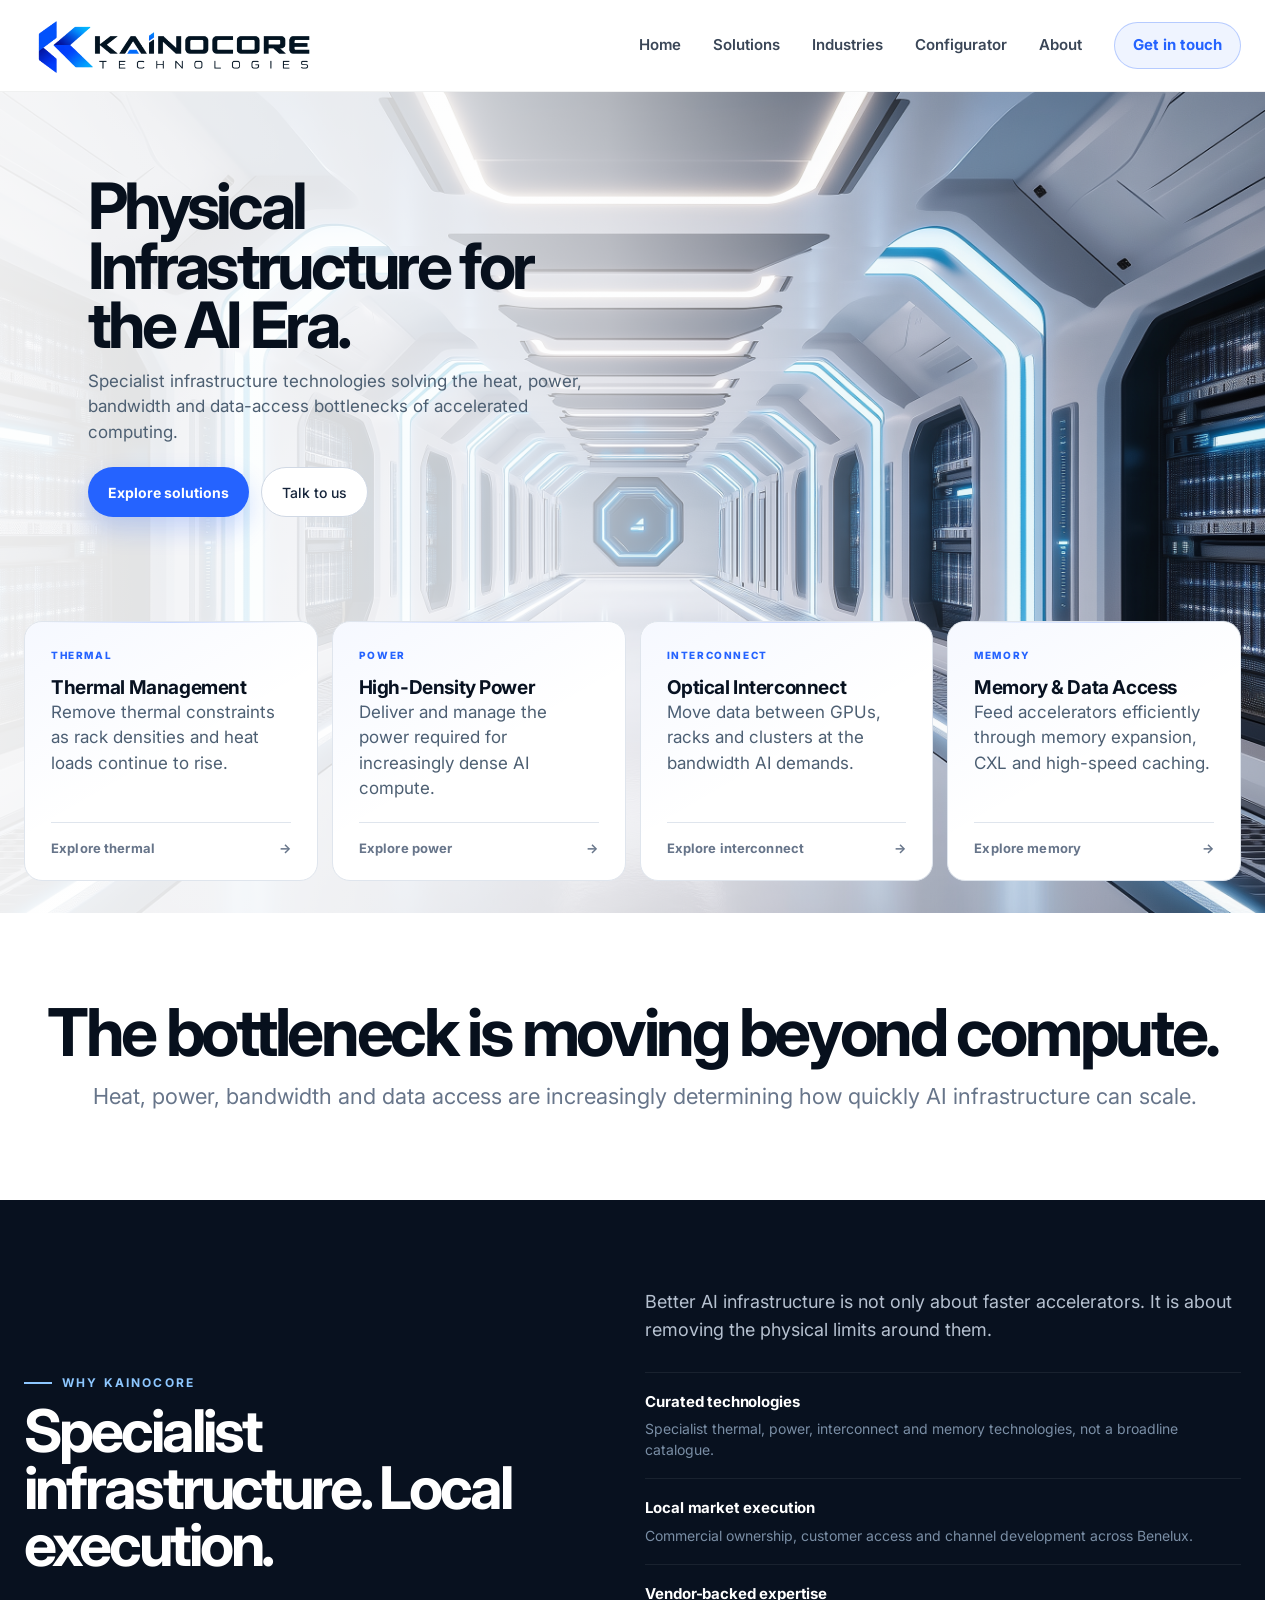
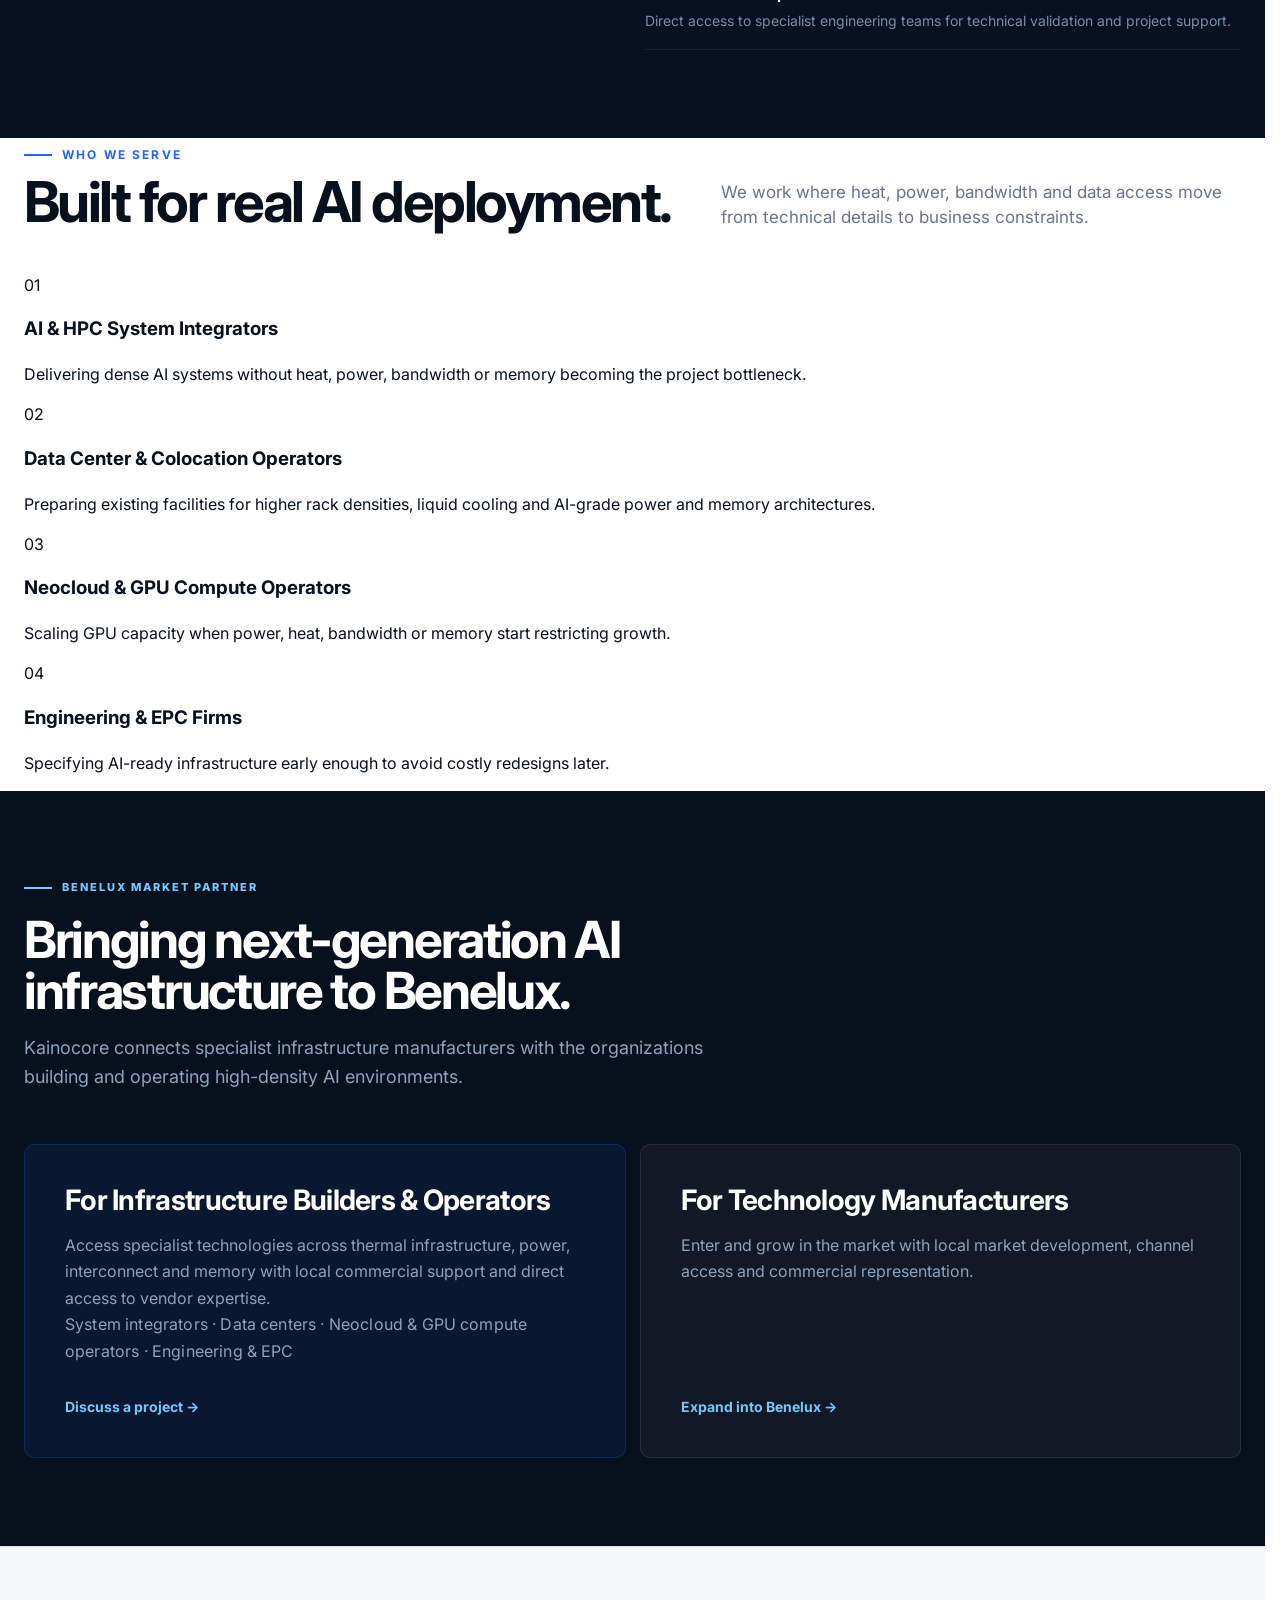
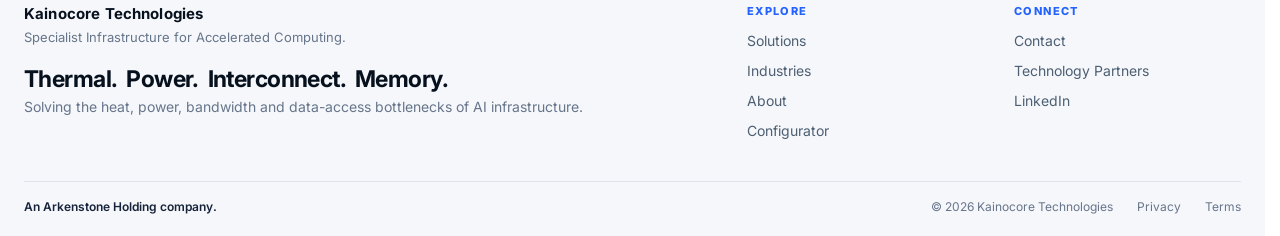
<file: index.html>
<!doctype html>
<html lang="en">
<head>
<meta charset="utf-8">
<meta name="viewport" content="width=device-width,initial-scale=1">
<title>Specialist Infrastructure for Accelerated Computing | Kainocore Technologies</title>
<meta name="description" content="Kainocore Technologies: specialist infrastructure technologies for accelerated computing. Solving the heat, power, bandwidth and data-access bottlenecks of AI infrastructure.">
<link rel="preconnect" href="https://fonts.googleapis.com">
<link rel="preconnect" href="https://fonts.gstatic.com" crossorigin>
<link href="https://fonts.googleapis.com/css2?family=Inter:wght@400;500;600;700;800&display=swap" rel="stylesheet">
<link rel="stylesheet" href="styles.css">
</head>
<body>
<div id="site-header"></div>

<main>
<section class="hero">
  <!-- Full-bleed image layer — sits behind all content -->
  <div class="hero-image-wrap" aria-hidden="true">
    <img class="hero-image" src="hero.png" alt="AI data center infrastructure">
    <div class="hero-overlay"></div>
  </div>

  <div class="container">
    <div class="hero-content">
      <h1>Physical Infrastructure for the AI Era.</h1>
      <p>Specialist infrastructure technologies solving the heat, power, bandwidth and data-access bottlenecks of accelerated computing.</p>
      <div class="actions">
        <a class="btn btn-primary" href="solutions.html">Explore solutions</a>
        <a class="btn btn-secondary" href="contact.html">Talk to us</a>
      </div>
    </div>

    <div class="hero-strip">
      <a class="hero-strip-col" href="solutions.html#thermal">
        <span class="hsc-eye">Thermal</span>
        <strong class="hsc-title">Thermal Management</strong>
        <p class="hsc-desc">Remove thermal constraints as rack densities and heat loads continue to rise.</p>
        <span class="hsc-cta">
          <span class="hsc-cta-text">Explore thermal</span>
          <span class="hsc-cta-arrow" aria-hidden="true">→</span>
        </span>
      </a>
      <a class="hero-strip-col" href="solutions.html#power">
        <span class="hsc-eye">Power</span>
        <strong class="hsc-title">High-Density Power</strong>
        <p class="hsc-desc">Deliver and manage the power required for increasingly dense AI compute.</p>
        <span class="hsc-cta">
          <span class="hsc-cta-text">Explore power</span>
          <span class="hsc-cta-arrow" aria-hidden="true">→</span>
        </span>
      </a>
      <a class="hero-strip-col" href="solutions.html#interconnect">
        <span class="hsc-eye">Interconnect</span>
        <strong class="hsc-title">Optical Interconnect</strong>
        <p class="hsc-desc">Move data between GPUs, racks and clusters at the bandwidth AI demands.</p>
        <span class="hsc-cta">
          <span class="hsc-cta-text">Explore interconnect</span>
          <span class="hsc-cta-arrow" aria-hidden="true">→</span>
        </span>
      </a>
      <a class="hero-strip-col" href="solutions.html#memory">
        <span class="hsc-eye">Memory</span>
        <strong class="hsc-title">Memory &amp; Data Access</strong>
        <p class="hsc-desc">Feed accelerators efficiently through memory expansion, CXL and high-speed caching.</p>
        <span class="hsc-cta">
          <span class="hsc-cta-text">Explore memory</span>
          <span class="hsc-cta-arrow" aria-hidden="true">→</span>
        </span>
      </a>
    </div>
  </div>
</section>

<section class="statement">
  <div class="container">
    <div class="statement-inner">
      <h2>The bottleneck is moving beyond compute.</h2>
      <p>Heat, power, bandwidth and data access are increasingly determining how quickly AI infrastructure can scale.</p>
    </div>
  </div>
</section>

<section class="constraint dark">
  <div class="container constraint-grid">
    <div>
      <div class="kicker">Why Kainocore</div>
      <h2>Specialist infrastructure. Local execution.</h2>
    </div>
    <div class="constraint-copy">
      <p>Better AI infrastructure is not only about faster accelerators. It is about removing the physical limits around them.</p>
      <div class="constraint-list">
        <div class="constraint-item">
          <strong>Curated technologies</strong>
          <span>Specialist thermal, power, interconnect and memory technologies, not a broadline catalogue.</span>
        </div>
        <div class="constraint-item">
          <strong>Local market execution</strong>
          <span>Commercial ownership, customer access and channel development across Benelux.</span>
        </div>
        <div class="constraint-item">
          <strong>Vendor-backed expertise</strong>
          <span>Direct access to specialist engineering teams for technical validation and project support.</span>
        </div>
      </div>
    </div>
  </div>
</section>

<section class="industries-section">
  <div class="container">
    <div class="section-title">
      <div><div class="kicker">Who we serve</div><h2>Built for real AI deployment.</h2></div>
      <p>We work where heat, power, bandwidth and data access move from technical details to business constraints.</p>
    </div>
    <div class="industry-grid">
      <div class="industry industry--primary"><div class="num">01</div><h3>AI &amp; HPC System Integrators</h3><p>Delivering dense AI systems without heat, power, bandwidth or memory becoming the project bottleneck.</p></div>
      <div class="industry"><div class="num">02</div><h3>Data Center &amp; Colocation Operators</h3><p>Preparing existing facilities for higher rack densities, liquid cooling and AI-grade power and memory architectures.</p></div>
      <div class="industry"><div class="num">03</div><h3>Neocloud &amp; GPU Compute Operators</h3><p>Scaling GPU capacity when power, heat, bandwidth or memory start restricting growth.</p></div>
      <div class="industry"><div class="num">04</div><h3>Engineering &amp; EPC Firms</h3><p>Specifying AI-ready infrastructure early enough to avoid costly redesigns later.</p></div>
    </div>
  </div>
</section>

<section class="market-bridge">
  <div class="container">
    <div class="market-header">
      <div class="market-eyebrow">Benelux market partner</div>
      <h2 class="market-headline">Bringing next-generation AI infrastructure to Benelux.</h2>
      <p class="market-sub">Kainocore connects specialist infrastructure manufacturers with the organizations building and operating high-density AI environments.</p>
    </div>
    <div class="market-panels">
      <div class="market-panel market-panel--primary">
        <h3>For Infrastructure Builders &amp; Operators</h3>
        <p>Access specialist technologies across thermal infrastructure, power, interconnect and memory with local commercial support and direct access to vendor expertise.</p>
        <p class="market-panel-sub">System integrators · Data centers · Neocloud &amp; GPU compute operators · Engineering &amp; EPC</p>
        <a class="market-cta" href="contact.html">Discuss a project →</a>
      </div>
      <div class="market-panel">
        <h3>For Technology Manufacturers</h3>
        <p>Enter and grow in the market with local market development, channel access and commercial representation.</p>
        <a class="market-cta" href="contact.html">Expand into Benelux →</a>
      </div>
    </div>
  </div>
</section>
</main>

<div id="site-footer"></div>
<script src="script.js"></script></body>
</html>
</file>
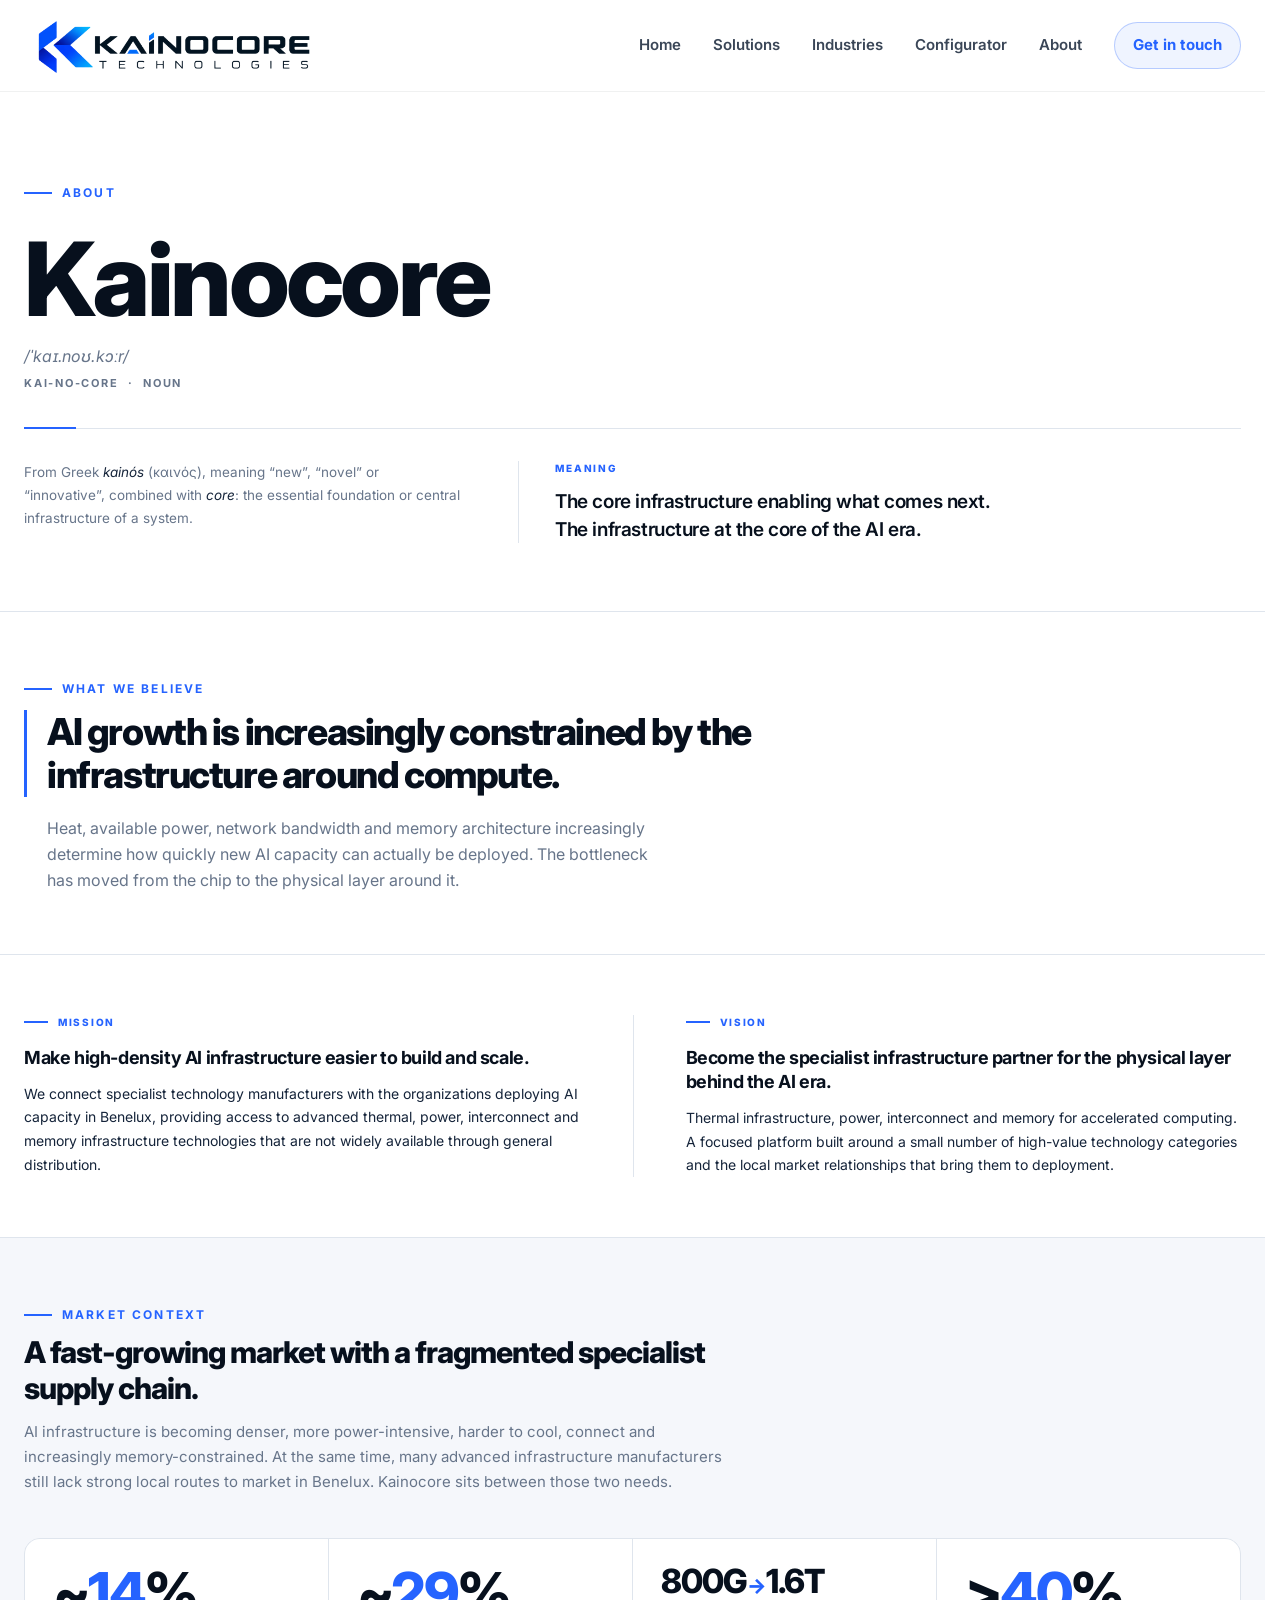
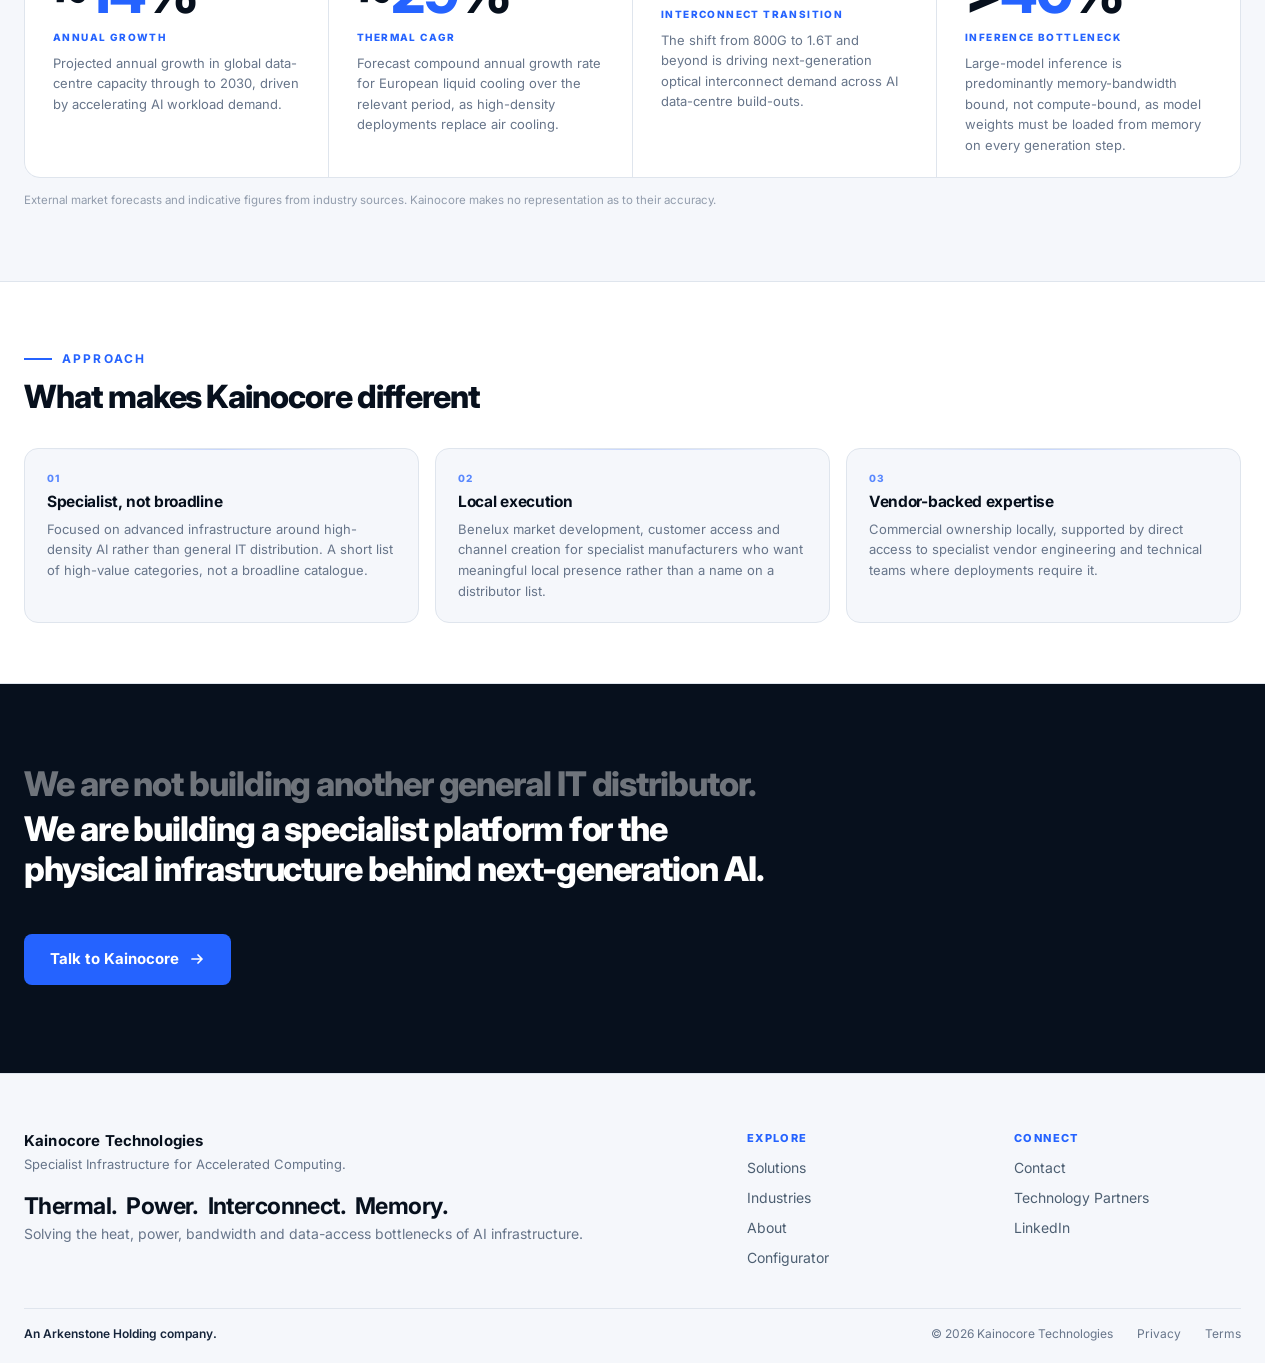
<file: about.html>
<!doctype html>
<html lang="en">
<head>
<meta charset="utf-8">
<meta name="viewport" content="width=device-width,initial-scale=1">
<title>About | Kainocore Technologies</title>
<meta name="description" content="Kainocore Technologies: what the name means, what we believe, our mission and why we exist as a specialist AI infrastructure company.">
<link rel="preconnect" href="https://fonts.googleapis.com">
<link rel="preconnect" href="https://fonts.gstatic.com" crossorigin>
<link href="https://fonts.googleapis.com/css2?family=Inter:wght@400;500;600;700;800&display=swap" rel="stylesheet">
<link rel="stylesheet" href="styles.css">
<style>
/* ══════════════════════════════════════════════════════════════════════════
   About page — editorial brand-led redesign
   All rules are .ab- prefixed to avoid collisions with global styles.
   ══════════════════════════════════════════════════════════════════════════ */

/* ── Shared section spacing ─────────────────────────────────────────────── */
.ab-section {
  padding: 66px 0;
  border-bottom: 1px solid var(--line);
}

.ab-section:last-child { border-bottom: none; }

/* ── Shared section title pattern ──────────────────────────────────────── */
.ab-section-h2 {
  font-size: clamp(22px, 2.6vw, 32px);
  font-weight: 800;
  letter-spacing: -0.033em;
  line-height: 1.18;
  color: var(--ink);
  margin: 10px 0 0;
}

/* ══ 1. DICTIONARY OPENER ══════════════════════════════════════════════════ */

.ab-entry {
  padding: 84px 0 68px;
  border-bottom: 1px solid var(--line);
}

/* "About" kicker lives inside .kicker (global), then the big wordmark */
.ab-wordmark {
  font-size: clamp(58px, 8vw, 108px);
  font-weight: 800;
  letter-spacing: -0.035em;
  line-height: 1;
  color: var(--ink);
  margin: 0 0 14px;
}

.ab-phonetic {
  font-size: 16px;
  font-weight: 400;
  font-style: italic;
  color: var(--muted);
  margin: 0 0 7px;
  letter-spacing: 0.01em;
}

.ab-pos {
  display: block;
  font-size: 11px;
  font-weight: 700;
  letter-spacing: 0.16em;
  text-transform: uppercase;
  color: var(--muted);
  margin-bottom: 36px;
}

/* Thin horizontal rule with blue left accent */
.ab-rule {
  position: relative;
  height: 1px;
  background: var(--line);
  margin-bottom: 32px;
}

.ab-rule::before {
  content: '';
  position: absolute;
  left: 0; top: -0.5px;
  width: 52px;
  height: 2px;
  background: var(--blue);
}

/* Two-column layout: etymology (left) + meaning (right) */
.ab-entry-cols {
  display: grid;
  grid-template-columns: 1fr 1.65fr;
  gap: 56px;
  align-items: start;
}

.ab-etym {
  font-size: 13.5px;
  color: var(--muted);
  line-height: 1.72;
  margin: 0;
}

.ab-etym em {
  font-style: italic;
  color: var(--ink-2);
}

.ab-meaning {
  padding-left: 36px;
  border-left: 1px solid var(--line);
}

.ab-meaning-label {
  font-size: 10px;
  font-weight: 800;
  letter-spacing: 0.18em;
  text-transform: uppercase;
  color: var(--blue);
  margin: 0 0 12px;
}

.ab-meaning-text {
  font-size: 19px;
  font-weight: 600;
  color: var(--ink);
  line-height: 1.46;
  letter-spacing: -0.022em;
  margin: 0;
}

/* ══ 2. BELIEF STATEMENT ═══════════════════════════════════════════════════ */

.ab-belief {
  padding: 60px 0;
  border-bottom: 1px solid var(--line);
}

.ab-belief-inner {
  max-width: 820px;
}

.ab-belief-heading {
  font-size: clamp(24px, 2.9vw, 38px);
  font-weight: 800;
  letter-spacing: -0.038em;
  line-height: 1.16;
  color: var(--ink);
  margin: 12px 0 18px;
  padding-left: 20px;
  border-left: 3px solid var(--blue);
}

.ab-belief-sub {
  font-size: 16px;
  color: var(--muted);
  line-height: 1.65;
  margin: 0;
  max-width: 640px;
  padding-left: 23px; /* aligns with heading text above */
}

/* ══ 3. MISSION & VISION ═══════════════════════════════════════════════════ */

.ab-mv {
  padding: 60px 0;
  border-bottom: 1px solid var(--line);
}

.ab-mv-grid {
  display: grid;
  grid-template-columns: 1fr 1fr;
  gap: 0;
}

.ab-mv-col {
  padding-right: 52px;
}

.ab-mv-col + .ab-mv-col {
  padding-right: 0;
  padding-left: 52px;
  border-left: 1px solid var(--line);
}

.ab-mv-label {
  display: flex;
  align-items: center;
  gap: 10px;
  font-size: 10px;
  font-weight: 800;
  letter-spacing: 0.17em;
  text-transform: uppercase;
  color: var(--blue);
  margin: 0 0 16px;
}

.ab-mv-label::before {
  content: '';
  width: 24px;
  height: 2px;
  background: var(--blue);
  flex-shrink: 0;
}

.ab-mv-heading {
  font-size: 18px;
  font-weight: 700;
  letter-spacing: -0.022em;
  line-height: 1.35;
  color: var(--ink);
  margin: 0 0 12px;
}

.ab-mv-text {
  font-size: 14px;
  color: var(--ink-2);
  line-height: 1.68;
  margin: 0;
}

/* ══ 4. MARKET OPPORTUNITY ═════════════════════════════════════════════════ */

.ab-market {
  padding: 60px 0;
  border-bottom: 1px solid var(--line);
  background: var(--soft);
}

.ab-market-head {
  max-width: 700px;
  margin-bottom: 44px;
}

.ab-market-heading {
  font-size: clamp(20px, 2.5vw, 30px);
  font-weight: 800;
  letter-spacing: -0.033em;
  line-height: 1.2;
  color: var(--ink);
  margin: 10px 0 14px;
}

.ab-market-sub {
  font-size: 15px;
  color: var(--muted);
  line-height: 1.66;
  margin: 0;
}

/* Three stat boxes */
.ab-stats {
  display: grid;
  grid-template-columns: repeat(4, 1fr);
  gap: 1px;
  background: var(--line);
  border: 1px solid var(--line);
  border-radius: 16px;
  overflow: hidden;
  margin-bottom: 14px;
}

.ab-stat {
  background: #fff;
  padding: 26px 28px 22px;
  display: flex;
  flex-direction: column;
}

.ab-stat-num {
  font-size: clamp(40px, 4.4vw, 58px);
  font-weight: 800;
  letter-spacing: -0.045em;
  line-height: 1;
  color: var(--ink);
  margin-bottom: 8px;
}

.ab-stat-num em {
  font-style: normal;
  color: var(--blue);
}

.ab-stat-label {
  font-size: 10px;
  font-weight: 800;
  letter-spacing: 0.14em;
  text-transform: uppercase;
  color: var(--blue);
  margin-bottom: 8px;
}

.ab-stat-desc {
  font-size: 13px;
  color: var(--muted);
  line-height: 1.58;
  margin: 0;
  flex: 1;
}

.ab-market-note {
  font-size: 11.5px;
  color: var(--muted);
  opacity: 0.7;
}

/* ══ 5. DIFFERENTIATORS ════════════════════════════════════════════════════ */

.ab-diff {
  padding: 60px 0;
  border-bottom: 1px solid var(--line);
}

.ab-diff-head {
  margin-bottom: 32px;
}

.ab-principles {
  display: grid;
  grid-template-columns: repeat(3, 1fr);
  gap: 16px;
}

.ab-principle {
  background: var(--soft);
  border: 1px solid var(--line);
  border-radius: 14px;
  padding: 22px 22px 20px;
  position: relative;
  overflow: hidden;
  display: flex;
  flex-direction: column;
  gap: 7px;
}

/* Subtle top-edge highlight */
.ab-principle::after {
  content: '';
  position: absolute;
  top: 0; left: 16px; right: 16px;
  height: 1px;
  background: linear-gradient(90deg, transparent, rgba(37,99,255,.22), transparent);
  pointer-events: none;
}

.ab-principle-num {
  font-size: 10px;
  font-weight: 800;
  letter-spacing: 0.14em;
  color: var(--blue);
  opacity: 0.75;
}

.ab-principle-title {
  font-size: 15.5px;
  font-weight: 700;
  color: var(--ink);
  letter-spacing: -0.02em;
  line-height: 1.2;
  margin: 0;
}

.ab-principle-text {
  font-size: 13px;
  color: var(--muted);
  line-height: 1.6;
  margin: 0;
}

/* ══ 6. CLOSING STATEMENT ══════════════════════════════════════════════════ */

.ab-close {
  padding: 80px 0 88px;
  background: var(--ink);
}

.ab-close-inner {
  max-width: 740px;
}

.ab-close-line1 {
  font-size: clamp(20px, 2.7vw, 34px);
  font-weight: 800;
  letter-spacing: -0.032em;
  line-height: 1.2;
  color: rgba(255, 255, 255, .42);
  margin: 0 0 4px;
}

.ab-close-line2 {
  font-size: clamp(20px, 2.7vw, 34px);
  font-weight: 800;
  letter-spacing: -0.032em;
  line-height: 1.2;
  color: #fff;
  margin: 0 0 44px;
}

.ab-cta {
  display: inline-flex;
  align-items: center;
  gap: 10px;
  padding: 14px 26px;
  background: var(--blue);
  color: #fff;
  font-weight: 700;
  font-size: 15px;
  font-family: Inter, Arial, sans-serif;
  border-radius: 8px;
  text-decoration: none;
  transition: background .18s ease, box-shadow .18s ease, transform .18s ease;
}

.ab-cta:hover {
  background: #1a4ee0;
  box-shadow: 0 6px 24px rgba(37, 99, 255, .45);
  transform: translateY(-1px);
  color: #fff;
}

.ab-cta svg {
  flex-shrink: 0;
  transition: transform .18s ease;
}

.ab-cta:hover svg {
  transform: translateX(3px);
}

/* ══ RESPONSIVE ════════════════════════════════════════════════════════════ */

@media (max-width: 880px) {
  .ab-entry-cols {
    grid-template-columns: 1fr;
    gap: 28px;
  }

  .ab-meaning {
    padding-left: 0;
    border-left: none;
    padding-top: 24px;
    border-top: 1px solid var(--line);
  }

  .ab-mv-grid {
    grid-template-columns: 1fr;
    gap: 0;
  }

  .ab-mv-col {
    padding-right: 0;
    padding-bottom: 40px;
  }

  .ab-mv-col + .ab-mv-col {
    padding-left: 0;
    padding-bottom: 0;
    border-left: none;
    border-top: 1px solid var(--line);
    padding-top: 40px;
  }

  .ab-stats {
    grid-template-columns: repeat(2, 1fr);
  }

  .ab-principles {
    grid-template-columns: 1fr;
    gap: 12px;
  }
}

@media (max-width: 640px) {
  .ab-entry       { padding: 58px 0 48px; }
  .ab-belief,
  .ab-mv,
  .ab-market,
  .ab-diff        { padding: 48px 0; }
  .ab-close       { padding: 60px 0 72px; }
  .ab-wordmark    { letter-spacing: -0.03em; }
  .ab-stat        { padding: 20px 20px 18px; }
  .ab-stats       { grid-template-columns: 1fr; }
  .ab-principle   { padding: 18px 18px 16px; }
  .ab-belief-sub  { padding-left: 0; }
}

@media (prefers-reduced-motion: reduce) {
  .ab-cta, .ab-cta svg { transition: none; }
}
</style>
</head>
<body>
<div id="site-header"></div>

<main>

<!-- ══════════════════════════════════════════════════════════════════════
     1. DICTIONARY OPENER
     ══════════════════════════════════════════════════════════════════════ -->
<section class="ab-entry">
  <div class="container">

    <div class="kicker" style="margin-bottom:26px">About</div>

    <h1 class="ab-wordmark">Kainocore</h1>
    <p class="ab-phonetic">/&#712;ka&#618;.no&#650;.k&#596;&#720;r/</p>
    <span class="ab-pos">kai&#8209;no&#8209;core&nbsp;&nbsp;&middot;&nbsp;&nbsp;noun</span>

    <div class="ab-rule"></div>

    <div class="ab-entry-cols">
      <p class="ab-etym">
        From Greek <em>kain&oacute;s</em> (&#954;&#945;&#953;&#957;&#972;&#962;), meaning &ldquo;new&rdquo;,
        &ldquo;novel&rdquo; or &ldquo;innovative&rdquo;, combined with <em>core</em>:
        the essential foundation or central infrastructure of a system.
      </p>
      <div class="ab-meaning">
        <div class="ab-meaning-label">Meaning</div>
        <p class="ab-meaning-text">
          The core infrastructure enabling what comes next.<br>
          The infrastructure at the core of the AI era.
        </p>
      </div>
    </div>

  </div>
</section>


<!-- ══════════════════════════════════════════════════════════════════════
     2. BELIEF STATEMENT
     ══════════════════════════════════════════════════════════════════════ -->
<section class="ab-belief">
  <div class="container">
    <div class="ab-belief-inner">

      <div class="kicker">What we believe</div>
      <h2 class="ab-belief-heading">
        AI growth is increasingly constrained by the infrastructure around compute.
      </h2>
      <p class="ab-belief-sub">
        Heat, available power, network bandwidth and memory architecture increasingly determine
        how quickly new AI capacity can actually be deployed. The bottleneck has
        moved from the chip to the physical layer around it.
      </p>

    </div>
  </div>
</section>


<!-- ══════════════════════════════════════════════════════════════════════
     3. MISSION & VISION
     ══════════════════════════════════════════════════════════════════════ -->
<section class="ab-mv">
  <div class="container">

    <div class="ab-mv-grid">

      <div class="ab-mv-col">
        <div class="ab-mv-label">Mission</div>
        <h3 class="ab-mv-heading">
          Make high-density AI infrastructure easier to build and scale.
        </h3>
        <p class="ab-mv-text">
          We connect specialist technology manufacturers with the organizations
          deploying AI capacity in Benelux, providing access to advanced thermal,
          power, interconnect and memory infrastructure technologies that are not
          widely available through general distribution.
        </p>
      </div>

      <div class="ab-mv-col">
        <div class="ab-mv-label">Vision</div>
        <h3 class="ab-mv-heading">
          Become the specialist infrastructure partner for the physical layer behind the AI era.
        </h3>
        <p class="ab-mv-text">
          Thermal infrastructure, power, interconnect and memory for accelerated computing.
          A focused platform built around a small number of high-value technology categories
          and the local market relationships that bring them to deployment.
        </p>
      </div>

    </div>

  </div>
</section>


<!-- ══════════════════════════════════════════════════════════════════════
     4. WHY THIS MARKET, WHY NOW
     ══════════════════════════════════════════════════════════════════════ -->
<section class="ab-market">
  <div class="container">

    <div class="ab-market-head">
      <div class="kicker">Market context</div>
      <h2 class="ab-market-heading">
        A fast-growing market with a fragmented specialist supply chain.
      </h2>
      <p class="ab-market-sub">
        AI infrastructure is becoming denser, more power-intensive, harder to cool, connect
        and increasingly memory-constrained. At the same time, many advanced infrastructure
        manufacturers still lack strong local routes to market in Benelux. Kainocore sits
        between those two needs.
      </p>
    </div>

    <div class="ab-stats">

      <div class="ab-stat">
        <div class="ab-stat-num">~<em>14</em>%</div>
        <div class="ab-stat-label">Annual growth</div>
        <p class="ab-stat-desc">
          Projected annual growth in global data-centre capacity through to 2030,
          driven by accelerating AI workload demand.
        </p>
      </div>

      <div class="ab-stat">
        <div class="ab-stat-num">~<em>29</em>%</div>
        <div class="ab-stat-label">Thermal CAGR</div>
        <p class="ab-stat-desc">
          Forecast compound annual growth rate for European liquid cooling over the
          relevant period, as high-density deployments replace air cooling.
        </p>
      </div>

      <div class="ab-stat">
        <div class="ab-stat-num" style="font-size:clamp(22px,2.6vw,36px);letter-spacing:-.03em">800G<em style="font-size:.62em;vertical-align:baseline">&rarr;</em>1.6T</div>
        <div class="ab-stat-label">Interconnect transition</div>
        <p class="ab-stat-desc">
          The shift from 800G to 1.6T and beyond is driving next-generation optical
          interconnect demand across AI data-centre build-outs.
        </p>
      </div>

      <div class="ab-stat">
        <div class="ab-stat-num">&gt;<em>40</em>%</div>
        <div class="ab-stat-label">Inference bottleneck</div>
        <p class="ab-stat-desc">
          Large-model inference is predominantly memory-bandwidth bound, not compute-bound,
          as model weights must be loaded from memory on every generation step.
        </p>
      </div>

    </div>

    <p class="ab-market-note">
      External market forecasts and indicative figures from industry sources. Kainocore makes no representation as to their accuracy.
    </p>

  </div>
</section>


<!-- ══════════════════════════════════════════════════════════════════════
     5. WHAT MAKES KAINOCORE DIFFERENT
     ══════════════════════════════════════════════════════════════════════ -->
<section class="ab-diff">
  <div class="container">

    <div class="ab-diff-head">
      <div class="kicker">Approach</div>
      <h2 class="ab-section-h2">What makes Kainocore different</h2>
    </div>

    <div class="ab-principles">

      <div class="ab-principle">
        <span class="ab-principle-num">01</span>
        <h3 class="ab-principle-title">Specialist, not broadline</h3>
        <p class="ab-principle-text">
          Focused on advanced infrastructure around high-density AI rather than
          general IT distribution. A short list of high-value categories, not a
          broadline catalogue.
        </p>
      </div>

      <div class="ab-principle">
        <span class="ab-principle-num">02</span>
        <h3 class="ab-principle-title">Local execution</h3>
        <p class="ab-principle-text">
          Benelux market development, customer access and channel creation for
          specialist manufacturers who want meaningful local presence rather than
          a name on a distributor list.
        </p>
      </div>

      <div class="ab-principle">
        <span class="ab-principle-num">03</span>
        <h3 class="ab-principle-title">Vendor-backed expertise</h3>
        <p class="ab-principle-text">
          Commercial ownership locally, supported by direct access to specialist
          vendor engineering and technical teams where deployments require it.
        </p>
      </div>

    </div>

  </div>
</section>


<!-- ══════════════════════════════════════════════════════════════════════
     6. CLOSING STATEMENT
     ══════════════════════════════════════════════════════════════════════ -->
<section class="ab-close">
  <div class="container">
    <div class="ab-close-inner">

      <p class="ab-close-line1">We are not building another general IT distributor.</p>
      <p class="ab-close-line2">We are building a specialist platform for the physical infrastructure behind next-generation AI.</p>

      <a class="ab-cta" href="contact.html">
        Talk to Kainocore
        <svg width="16" height="16" viewBox="0 0 16 16" fill="none" aria-hidden="true">
          <path d="M3 8h10M9 4l4 4-4 4" stroke="currentColor" stroke-width="1.7"
                stroke-linecap="round" stroke-linejoin="round"/>
        </svg>
      </a>

    </div>
  </div>
</section>

</main>

<div id="site-footer"></div>
<script src="script.js"></script>
</body>
</html>
</file>
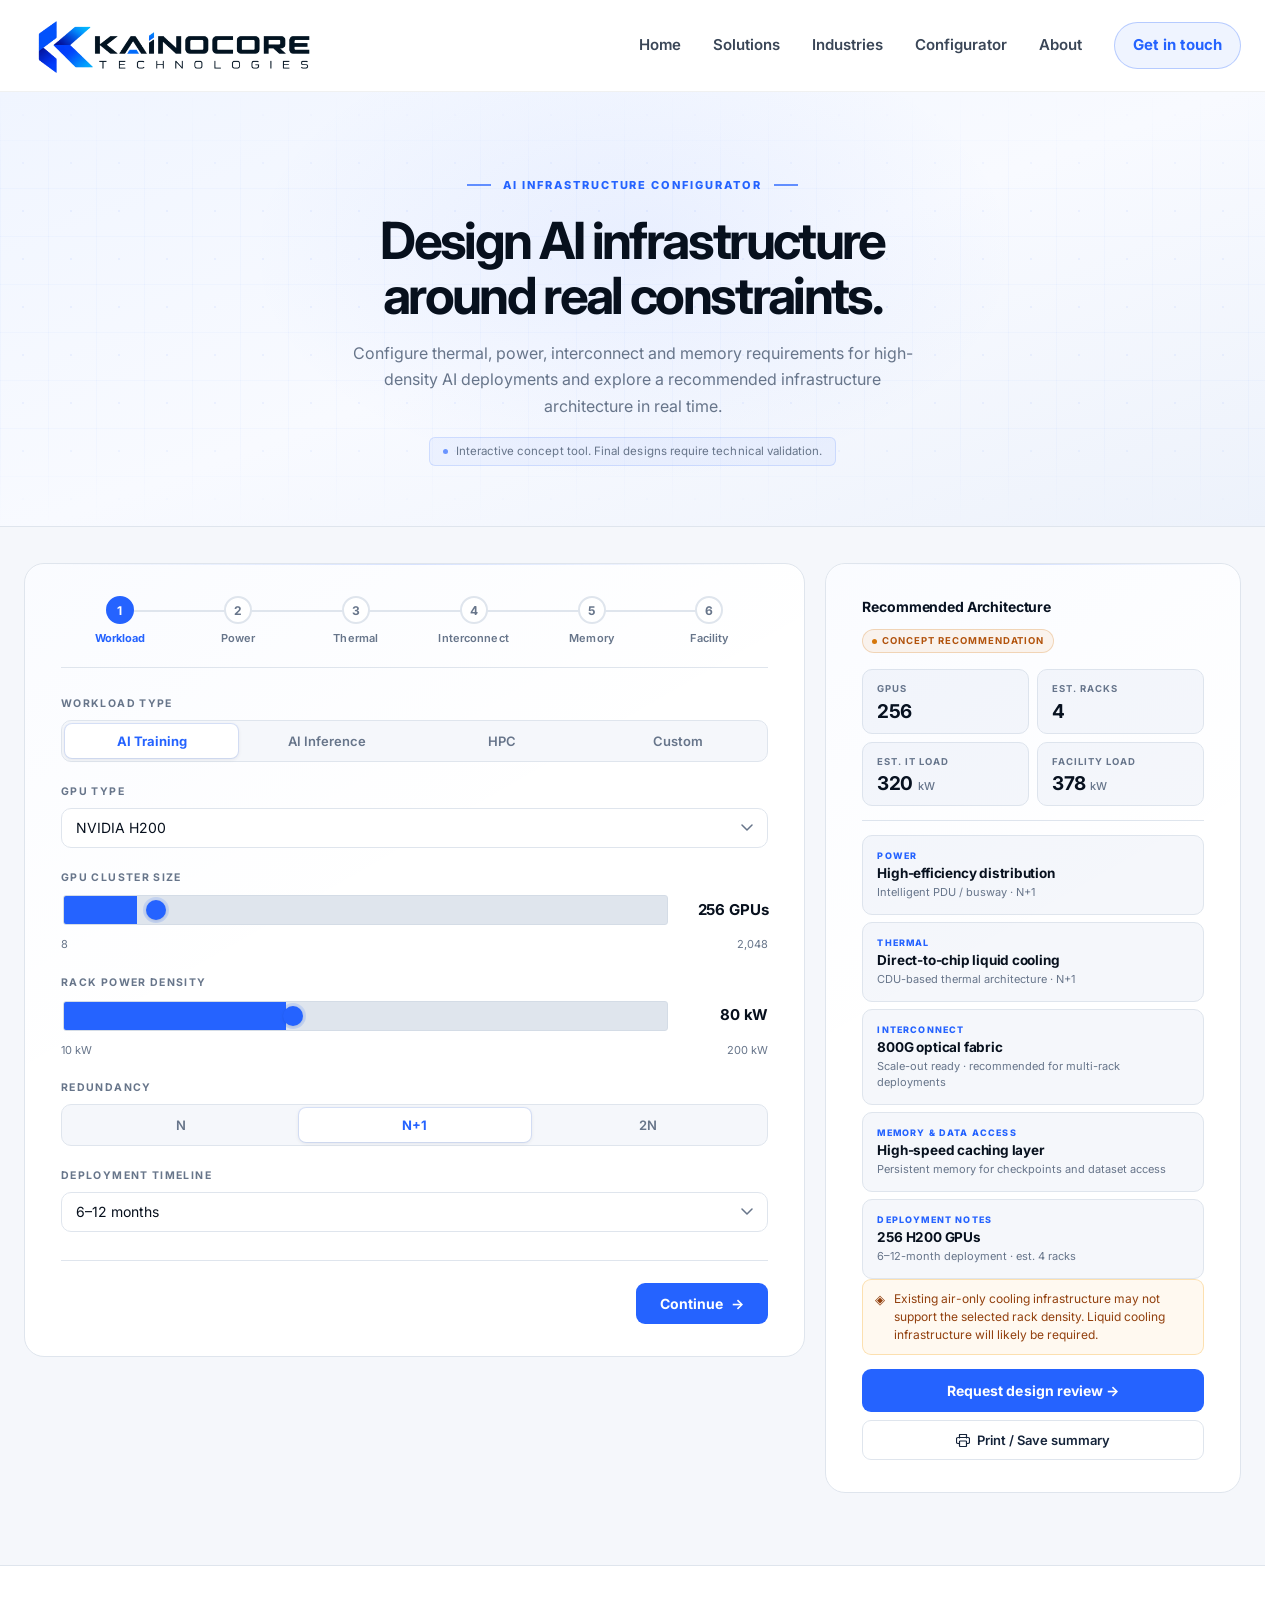
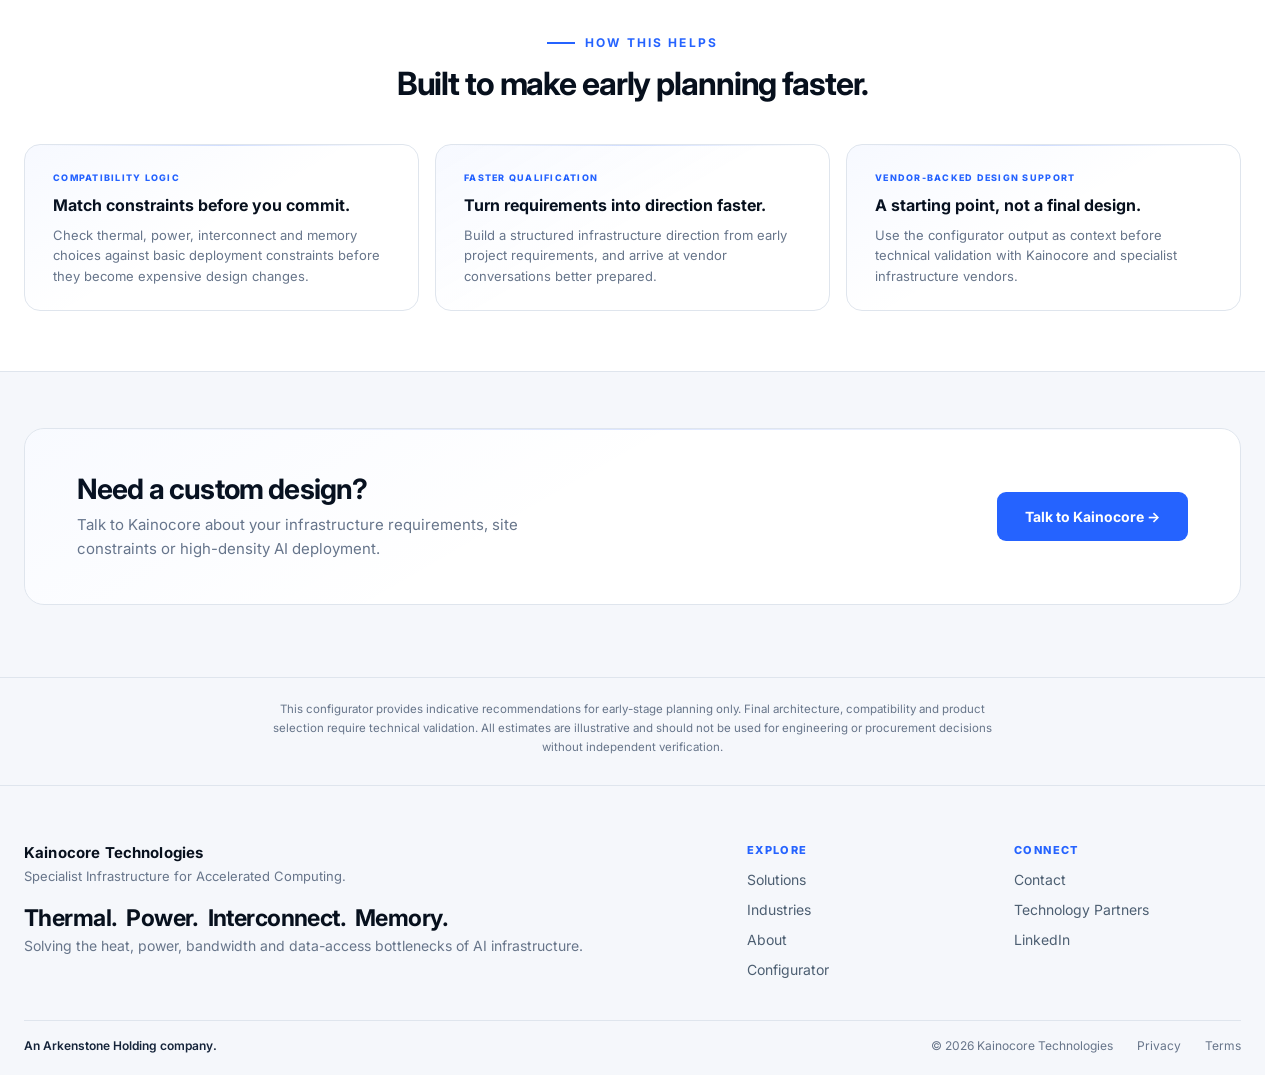
<file: configurator.html>
<!doctype html>
<html lang="en">
<head>
<meta charset="utf-8">
<meta name="viewport" content="width=device-width,initial-scale=1">
<title>AI Infrastructure Configurator | Kainocore Technologies</title>
<meta name="description" content="Configure thermal, power and interconnect requirements for high-density AI deployments. Indicative early-stage planning tool.">
<link rel="preconnect" href="https://fonts.googleapis.com">
<link rel="preconnect" href="https://fonts.gstatic.com" crossorigin>
<link href="https://fonts.googleapis.com/css2?family=Inter:wght@400;500;600;700;800&display=swap" rel="stylesheet">
<link rel="stylesheet" href="styles.css">
<style>
/* ═══════════════════════════════════════════════════════════════════════════
   AI Infrastructure Configurator — page-scoped styles
   All rules use the cfg- prefix; the existing design system tokens are reused.
   ═══════════════════════════════════════════════════════════════════════════ */

/* ── Hero ─────────────────────────────────────────────────────────────────── */
.cfg-hero {
  position: relative;
  padding: 76px 0 60px;
  overflow: hidden;
  background: linear-gradient(160deg,#f0f5ff 0%,#f8faff 50%,#edf2fb 100%);
  border-bottom: 1px solid var(--line);
}

/* Blueprint grid overlay */
.cfg-hero-grid {
  position: absolute;
  inset: 0;
  pointer-events: none;
  background-image:
    linear-gradient(rgba(37,99,255,.052) 1px, transparent 1px),
    linear-gradient(90deg, rgba(37,99,255,.052) 1px, transparent 1px);
  background-size: 48px 48px;
  mask-image: linear-gradient(to bottom,
    transparent 0%,
    rgba(0,0,0,.55) 20%,
    rgba(0,0,0,.55) 80%,
    transparent 100%);
  -webkit-mask-image: linear-gradient(to bottom,
    transparent 0%,
    rgba(0,0,0,.55) 20%,
    rgba(0,0,0,.55) 80%,
    transparent 100%);
}

/* Intersection dots */
.cfg-hero-grid::after {
  content: '';
  position: absolute;
  inset: 0;
  background-image: radial-gradient(circle, rgba(37,99,255,.18) 1px, transparent 1px);
  background-size: 48px 48px;
  background-position: -1px -1px;
  opacity: .55;
}

/* Radial glow */
.cfg-hero-glow {
  position: absolute;
  top: -80px;
  left: 50%;
  transform: translateX(-50%);
  width: 800px;
  height: 480px;
  background: radial-gradient(ellipse at center, rgba(37,99,255,.07) 0%, transparent 68%);
  pointer-events: none;
}

.cfg-hero-inner {
  position: relative;
  z-index: 2;
  text-align: center;
}

/* Centred eyebrow — symmetric lines either side */
.cfg-eyebrow {
  display: inline-flex;
  align-items: center;
  gap: 12px;
  font-size: 11px;
  font-weight: 800;
  text-transform: uppercase;
  letter-spacing: .18em;
  color: var(--blue);
  margin-bottom: 20px;
}
.cfg-eyebrow::before,
.cfg-eyebrow::after {
  content: '';
  width: 24px;
  height: 2px;
  background: var(--blue);
  opacity: .7;
}

.cfg-hero-inner h1 {
  font-size: clamp(34px, 4vw, 56px);
  line-height: 1.06;
  letter-spacing: -.052em;
  margin: 0 0 18px;
  color: var(--ink);
}

.cfg-hero-inner > p {
  max-width: 580px;
  margin: 0 auto;
  color: var(--muted);
  font-size: 16px;
  line-height: 1.65;
}

.cfg-hero-note {
  display: inline-flex;
  align-items: center;
  gap: 8px;
  margin-top: 18px;
  font-size: 11.5px;
  color: var(--muted);
  background: rgba(37,99,255,.05);
  border: 1px solid rgba(37,99,255,.15);
  border-radius: 6px;
  padding: 5px 13px;
  letter-spacing: .005em;
}
.cfg-hero-note::before {
  content: '';
  width: 5px;
  height: 5px;
  border-radius: 50%;
  background: var(--blue);
  opacity: .65;
  flex-shrink: 0;
}

/* ── Main section ──────────────────────────────────────────────────────────── */
.cfg-main {
  padding: 36px 0 72px;
  background: var(--soft);
}

.cfg-layout {
  display: grid;
  grid-template-columns: 1.88fr 1fr;
  gap: 20px;
  align-items: start;
}

/* ── Card ──────────────────────────────────────────────────────────────────── */
.cfg-card {
  background: #fff;
  border: 1px solid var(--line);
  border-radius: 20px;
  padding: 32px 36px;
  position: relative;
  overflow: hidden;
}
.cfg-card::before {
  content: '';
  position: absolute;
  inset: 0;
  background: linear-gradient(150deg, rgba(37,99,255,.025) 0%, transparent 44%);
  border-radius: inherit;
  pointer-events: none;
}
.cfg-card::after {
  content: '';
  position: absolute;
  top: 0; left: 18px; right: 18px;
  height: 1px;
  background: linear-gradient(90deg, transparent, rgba(37,99,255,.17), transparent);
  pointer-events: none;
}

/* ── Stepper ───────────────────────────────────────────────────────────────── */
.cfg-stepper {
  display: flex;
  align-items: flex-start;
  margin-bottom: 28px;
  padding-bottom: 22px;
  border-bottom: 1px solid var(--line);
  position: relative;
}

/* Connecting track behind the circles */
.cfg-stepper-track {
  position: absolute;
  top: 14px;
  left: calc(10% - 2px);
  right: calc(10% - 2px);
  height: 2px;
  background: var(--line);
  z-index: 0;
}
.cfg-stepper-fill {
  position: absolute;
  top: 14px;
  left: calc(10% - 2px);
  height: 2px;
  background: var(--blue);
  z-index: 1;
  width: 0%;
  transition: width .38s cubic-bezier(.2,0,0,1);
}

.cfg-step-btn {
  flex: 1;
  display: flex;
  flex-direction: column;
  align-items: center;
  gap: 7px;
  background: none;
  border: none;
  cursor: pointer;
  padding: 0 4px;
  position: relative;
  z-index: 2;
  font-family: Inter, Arial, sans-serif;
}
.cfg-step-btn:hover { opacity: .75; }

.cfg-step-circle {
  width: 28px;
  height: 28px;
  border-radius: 50%;
  display: flex;
  align-items: center;
  justify-content: center;
  font-size: 12px;
  font-weight: 700;
  background: #fff;
  border: 2px solid var(--line);
  color: var(--muted);
  transition: background .2s ease, border-color .2s ease, color .2s ease;
}
.cfg-step-btn.is-active .cfg-step-circle {
  background: var(--blue);
  border-color: var(--blue);
  color: #fff;
}
.cfg-step-btn.is-done .cfg-step-circle {
  background: var(--blue);
  border-color: var(--blue);
  color: #fff;
}
.cfg-step-label {
  font-size: 11px;
  font-weight: 600;
  color: var(--muted);
  letter-spacing: .01em;
  white-space: nowrap;
  transition: color .2s ease;
}
.cfg-step-btn.is-active .cfg-step-label { color: var(--blue); font-weight: 700; }
.cfg-step-btn.is-done  .cfg-step-label { color: var(--blue); }

/* ── Step panes ─────────────────────────────────────────────────────────────── */
.cfg-pane { display: none; }
.cfg-pane.is-active {
  display: block;
  animation: solsFadeUp .22s ease both;
}

/* ── Fields ──────────────────────────────────────────────────────────────────── */
.cfg-fields { display: flex; flex-direction: column; gap: 22px; }

.cfg-field-label {
  display: block;
  font-size: 10.5px;
  font-weight: 700;
  text-transform: uppercase;
  letter-spacing: .13em;
  color: var(--muted);
  margin-bottom: 8px;
}

/* ── Segmented control ───────────────────────────────────────────────────────── */
.cfg-seg {
  display: flex;
  background: var(--soft);
  border: 1px solid var(--line);
  border-radius: 10px;
  padding: 3px;
  gap: 2px;
}
.cfg-seg-opt {
  flex: 1;
  padding: 9px 8px;
  border-radius: 7px;
  text-align: center;
  font-size: 13px;
  font-weight: 600;
  color: var(--muted);
  cursor: pointer;
  border: none;
  background: none;
  font-family: Inter, Arial, sans-serif;
  transition: background .14s ease, color .14s ease, box-shadow .14s ease;
  white-space: nowrap;
}
.cfg-seg-opt:hover:not(.is-active) {
  color: var(--ink);
  background: rgba(255,255,255,.7);
}
.cfg-seg-opt.is-active {
  background: #fff;
  color: var(--blue);
  box-shadow: 0 1px 4px rgba(7,16,29,.1), 0 0 0 1px rgba(37,99,255,.12);
  font-weight: 700;
}

/* ── Select ──────────────────────────────────────────────────────────────────── */
.cfg-select {
  width: 100%;
  padding: 12px 36px 12px 14px;
  border: 1px solid var(--line);
  border-radius: 10px;
  background: #fff url("data:image/svg+xml,%3Csvg xmlns='http://www.w3.org/2000/svg' width='12' height='8'%3E%3Cpath d='M1 1l5 5 5-5' stroke='%2367758a' stroke-width='1.5' fill='none' stroke-linecap='round' stroke-linejoin='round'/%3E%3C/svg%3E") no-repeat right 14px center;
  background-size: 12px 8px;
  -webkit-appearance: none;
  appearance: none;
  font: 14px/1 Inter, Arial, sans-serif;
  color: var(--ink);
  cursor: pointer;
  transition: border-color .14s ease, box-shadow .14s ease;
}
.cfg-select:focus {
  outline: none;
  border-color: var(--blue);
  box-shadow: 0 0 0 3px rgba(37,99,255,.1);
}

/* ── Slider ──────────────────────────────────────────────────────────────────── */
.cfg-slider-wrap { display: flex; flex-direction: column; gap: 9px; }
.cfg-slider-row  { display: flex; align-items: center; gap: 16px; }

.cfg-slider {
  flex: 1;
  -webkit-appearance: none;
  appearance: none;
  height: 5px;
  border-radius: 3px;
  outline: none;
  cursor: pointer;
  background: var(--line);
}
.cfg-slider::-webkit-slider-thumb {
  -webkit-appearance: none;
  width: 20px;
  height: 20px;
  border-radius: 50%;
  background: var(--blue);
  cursor: pointer;
  box-shadow: 0 0 0 3px rgba(37,99,255,.15), 0 1px 3px rgba(0,0,0,.12);
  transition: box-shadow .14s ease;
}
.cfg-slider::-webkit-slider-thumb:hover {
  box-shadow: 0 0 0 5px rgba(37,99,255,.18), 0 1px 4px rgba(0,0,0,.15);
}
.cfg-slider::-moz-range-thumb {
  width: 20px;
  height: 20px;
  border-radius: 50%;
  background: var(--blue);
  border: none;
  cursor: pointer;
}
.cfg-slider-val {
  min-width: 82px;
  text-align: right;
  font-size: 15px;
  font-weight: 700;
  color: var(--ink);
  letter-spacing: -.01em;
  white-space: nowrap;
}
.cfg-slider-limits {
  display: flex;
  justify-content: space-between;
  font-size: 11px;
  color: var(--muted);
}

/* ── Number input ─────────────────────────────────────────────────────────────── */
.cfg-num-row { display: flex; align-items: center; gap: 12px; }
.cfg-num-input {
  width: 100%;
  padding: 12px 14px;
  border: 1px solid var(--line);
  border-radius: 10px;
  font: 700 15px Inter, Arial, sans-serif;
  color: var(--ink);
  transition: border-color .14s ease, box-shadow .14s ease;
}
.cfg-num-input:focus {
  outline: none;
  border-color: var(--blue);
  box-shadow: 0 0 0 3px rgba(37,99,255,.1);
}
.cfg-num-unit {
  font-size: 13px;
  color: var(--muted);
  white-space: nowrap;
  font-weight: 500;
}

/* ── Toggle row ───────────────────────────────────────────────────────────────── */
.cfg-toggle-row {
  display: flex;
  align-items: center;
  justify-content: space-between;
  padding: 14px 16px;
  background: var(--soft);
  border: 1px solid var(--line);
  border-radius: 10px;
  cursor: pointer;
  user-select: none;
  transition: border-color .14s ease;
  gap: 16px;
}
.cfg-toggle-row:hover { border-color: rgba(37,99,255,.26); }
.cfg-toggle-info  { display: flex; flex-direction: column; gap: 2px; }
.cfg-toggle-title {
  font-size: 14px;
  font-weight: 600;
  color: var(--ink);
}
.cfg-toggle-sub {
  font-size: 12px;
  color: var(--muted);
}
.cfg-toggle-track {
  width: 40px;
  height: 22px;
  border-radius: 11px;
  background: #d0d8e4;
  position: relative;
  flex-shrink: 0;
  transition: background .2s ease;
}
.cfg-toggle-track.is-on { background: var(--blue); }
.cfg-toggle-thumb {
  position: absolute;
  width: 17px;
  height: 17px;
  border-radius: 50%;
  background: #fff;
  top: 2.5px;
  left: 2.5px;
  transition: transform .2s cubic-bezier(.2,0,0,1);
  box-shadow: 0 1px 3px rgba(0,0,0,.16);
}
.cfg-toggle-track.is-on .cfg-toggle-thumb { transform: translateX(18px); }

/* ── Radio options ────────────────────────────────────────────────────────────── */
.cfg-radio-group { display: flex; flex-direction: column; gap: 6px; }
.cfg-radio-opt {
  display: flex;
  align-items: center;
  gap: 12px;
  padding: 11px 14px;
  border: 1px solid var(--line);
  border-radius: 9px;
  cursor: pointer;
  background: #fff;
  transition: border-color .14s ease, background .14s ease;
  font: 500 14px Inter, Arial, sans-serif;
  color: var(--ink);
  text-align: left;
  width: 100%;
}
.cfg-radio-opt:hover:not(.is-active) {
  border-color: rgba(37,99,255,.3);
  background: rgba(37,99,255,.02);
}
.cfg-radio-opt.is-active {
  border-color: rgba(37,99,255,.5);
  background: rgba(37,99,255,.04);
  color: var(--blue);
  font-weight: 600;
}
.cfg-radio-dot {
  width: 16px;
  height: 16px;
  border-radius: 50%;
  border: 2px solid var(--line);
  background: #fff;
  flex-shrink: 0;
  transition: border-color .14s ease, background .14s ease;
  position: relative;
}
.cfg-radio-opt.is-active .cfg-radio-dot {
  border-color: var(--blue);
  background: var(--blue);
}
.cfg-radio-opt.is-active .cfg-radio-dot::after {
  content: '';
  position: absolute;
  inset: 3px;
  border-radius: 50%;
  background: #fff;
}

/* ── Step nav buttons ──────────────────────────────────────────────────────────── */
.cfg-step-nav {
  display: flex;
  align-items: center;
  justify-content: space-between;
  margin-top: 28px;
  padding-top: 22px;
  border-top: 1px solid var(--line);
  gap: 12px;
}
.cfg-btn-back {
  padding: 11px 20px;
  border-radius: 9px;
  border: 1px solid var(--line);
  background: #fff;
  font: 600 14px Inter, Arial, sans-serif;
  color: var(--muted);
  cursor: pointer;
  transition: border-color .14s ease, color .14s ease;
}
.cfg-btn-back:hover { border-color: rgba(37,99,255,.26); color: var(--ink); }
.cfg-btn-next {
  padding: 12px 24px;
  border-radius: 9px;
  border: none;
  background: var(--blue);
  font: 700 14px Inter, Arial, sans-serif;
  color: #fff;
  cursor: pointer;
  display: flex;
  align-items: center;
  gap: 8px;
  transition: background .14s ease, box-shadow .14s ease, transform .14s ease;
  letter-spacing: .005em;
}
.cfg-btn-next:hover {
  background: #1a52e0;
  box-shadow: 0 4px 14px rgba(37,99,255,.28);
  transform: translateY(-1px);
}

/* ── Compatibility note ──────────────────────────────────────────────────────── */
.cfg-compat-note {
  padding: 13px 15px;
  background: rgba(37,99,255,.04);
  border: 1px solid rgba(37,99,255,.14);
  border-radius: 9px;
  font-size: 13px;
  color: var(--ink-2);
  line-height: 1.55;
  min-height: 46px;
  transition: all .2s ease;
}

/* ── Textarea ────────────────────────────────────────────────────────────────── */
.cfg-textarea {
  width: 100%;
  padding: 13px 14px;
  border: 1px solid var(--line);
  border-radius: 10px;
  font: 14px/1.55 Inter, Arial, sans-serif;
  color: var(--ink);
  resize: vertical;
  min-height: 84px;
  transition: border-color .14s ease;
}
.cfg-textarea:focus {
  outline: none;
  border-color: var(--blue);
  box-shadow: 0 0 0 3px rgba(37,99,255,.1);
}

/* ── Recommendation panel ─────────────────────────────────────────────────────── */
.cfg-right {
  position: sticky;
  top: calc(92px + 20px);
}

.cfg-rec-header {
  display: flex;
  align-items: center;
  justify-content: space-between;
  margin-bottom: 16px;
  gap: 12px;
  flex-wrap: wrap;
}
.cfg-rec-title {
  font-size: 14px;
  font-weight: 700;
  color: var(--ink);
  letter-spacing: -.01em;
}
.cfg-status-badge {
  display: inline-flex;
  align-items: center;
  gap: 5px;
  font-size: 9.5px;
  font-weight: 700;
  letter-spacing: .1em;
  text-transform: uppercase;
  color: #b45309;
  background: rgba(217,119,6,.07);
  border: 1px solid rgba(217,119,6,.24);
  border-radius: 999px;
  padding: 4px 9px;
}
.cfg-status-badge::before {
  content: '';
  width: 5px;
  height: 5px;
  border-radius: 50%;
  background: #d97706;
}

/* Stats grid */
.cfg-stats {
  display: grid;
  grid-template-columns: 1fr 1fr;
  gap: 8px;
  margin-bottom: 14px;
}
.cfg-stat {
  background: var(--soft);
  border: 1px solid var(--line);
  border-radius: 10px;
  padding: 12px 14px;
}
.cfg-stat-label {
  font-size: 9.5px;
  font-weight: 700;
  text-transform: uppercase;
  letter-spacing: .1em;
  color: var(--muted);
  margin-bottom: 5px;
}
.cfg-stat-val {
  font-size: 19px;
  font-weight: 700;
  color: var(--ink);
  letter-spacing: -.03em;
  line-height: 1;
}
.cfg-stat-unit {
  font-size: 11px;
  font-weight: 500;
  color: var(--muted);
  margin-left: 2px;
  letter-spacing: 0;
}

/* Divider */
.cfg-divider {
  height: 1px;
  background: var(--line);
  margin: 14px 0;
}

/* Recommendation cards */
.cfg-rec-cards { display: flex; flex-direction: column; gap: 7px; }
.cfg-rec-card {
  display: flex;
  flex-direction: column;
  gap: 2px;
  padding: 13px 14px;
  background: var(--soft);
  border: 1px solid var(--line);
  border-radius: 10px;
  transition: border-color .2s ease;
}
.cfg-rec-card:hover { border-color: rgba(37,99,255,.22); }
.cfg-rec-card-eye {
  font-size: 9px;
  font-weight: 800;
  text-transform: uppercase;
  letter-spacing: .13em;
  color: var(--blue);
  margin-bottom: 1px;
}
.cfg-rec-card-val {
  font-size: 13.5px;
  font-weight: 700;
  color: var(--ink);
  letter-spacing: -.015em;
  line-height: 1.3;
}
.cfg-rec-card-sub {
  font-size: 11px;
  color: var(--muted);
  line-height: 1.45;
}

/* Warnings */
.cfg-warnings { display: flex; flex-direction: column; gap: 7px; }
.cfg-warning-item {
  display: flex;
  gap: 9px;
  padding: 10px 12px;
  border-radius: 9px;
  font-size: 12px;
  line-height: 1.5;
  background: rgba(245,158,11,.06);
  border: 1px solid rgba(245,158,11,.28);
  color: #92400e;
}
.cfg-warning-item.is-critical {
  background: rgba(239,68,68,.06);
  border-color: rgba(239,68,68,.28);
  color: #991b1b;
}
.cfg-warning-icon { flex-shrink: 0; font-size: 13px; line-height: 1.4; }

/* Action buttons */
.cfg-actions {
  margin-top: 14px;
  display: flex;
  flex-direction: column;
  gap: 8px;
}
.cfg-act-primary {
  display: flex;
  align-items: center;
  justify-content: center;
  gap: 6px;
  padding: 13px 20px;
  border-radius: 9px;
  background: var(--blue);
  color: #fff;
  font: 700 14px Inter, Arial, sans-serif;
  text-decoration: none;
  letter-spacing: .005em;
  transition: background .14s ease, box-shadow .14s ease, transform .14s ease;
}
.cfg-act-primary:hover {
  background: #1a52e0;
  box-shadow: 0 4px 14px rgba(37,99,255,.28);
  transform: translateY(-1px);
  color: #fff;
}
.cfg-act-secondary {
  display: flex;
  align-items: center;
  justify-content: center;
  gap: 7px;
  padding: 11px 20px;
  border-radius: 9px;
  border: 1px solid var(--line);
  background: #fff;
  color: var(--ink-2);
  font: 600 13px Inter, Arial, sans-serif;
  cursor: pointer;
  transition: border-color .14s ease, color .14s ease, box-shadow .14s ease;
}
.cfg-act-secondary:hover {
  border-color: rgba(37,99,255,.3);
  box-shadow: 0 2px 8px rgba(37,99,255,.08);
  color: var(--blue);
}

/* Flash effect on generate */
.cfg-card--flash {
  box-shadow: 0 0 0 3px rgba(37,99,255,.22);
  border-color: rgba(37,99,255,.42) !important;
  transition: box-shadow .15s ease, border-color .15s ease !important;
}

/* ── Support value cards ─────────────────────────────────────────────────────── */
.cfg-support {
  padding: 60px 0;
  background: #fff;
  border-top: 1px solid var(--line);
}
.cfg-support-header {
  text-align: center;
  margin-bottom: 36px;
}
.cfg-support-header h2 {
  font-size: clamp(22px, 2.8vw, 32px);
  letter-spacing: -.035em;
  margin: 8px 0 0;
  color: var(--ink);
}
.cfg-support-grid {
  display: grid;
  grid-template-columns: repeat(3, 1fr);
  gap: 16px;
}
.cfg-support-card {
  padding: 26px 28px 24px;
  background: #fff;
  border: 1px solid var(--line);
  border-radius: 16px;
  position: relative;
  overflow: hidden;
}
.cfg-support-card::before {
  content: '';
  position: absolute;
  inset: 0;
  background: linear-gradient(150deg, rgba(37,99,255,.038) 0%, transparent 50%);
  pointer-events: none;
}
.cfg-support-card::after {
  content: '';
  position: absolute;
  top: 0; left: 14px; right: 14px;
  height: 1px;
  background: linear-gradient(90deg, transparent, rgba(37,99,255,.2), transparent);
  pointer-events: none;
}
.cfg-support-eye {
  font-size: 9px;
  font-weight: 800;
  text-transform: uppercase;
  letter-spacing: .14em;
  color: var(--blue);
  margin-bottom: 12px;
  display: block;
}
.cfg-support-title {
  font-size: 16px;
  font-weight: 700;
  color: var(--ink);
  line-height: 1.2;
  margin: 0 0 9px;
}
.cfg-support-desc {
  font-size: 13px;
  color: var(--muted);
  line-height: 1.58;
  margin: 0;
}

/* ── Bottom CTA ──────────────────────────────────────────────────────────────── */
.cfg-cta-section {
  padding: 56px 0 72px;
  background: var(--soft);
  border-top: 1px solid var(--line);
}
.cfg-cta-inner {
  background: #fff;
  border: 1px solid var(--line);
  border-radius: 20px;
  padding: 44px 52px;
  display: flex;
  align-items: center;
  justify-content: space-between;
  gap: 48px;
  position: relative;
  overflow: hidden;
}
.cfg-cta-inner::before {
  content: '';
  position: absolute;
  inset: 0;
  background: linear-gradient(150deg, rgba(37,99,255,.03) 0%, transparent 45%);
  pointer-events: none;
}
.cfg-cta-inner::after {
  content: '';
  position: absolute;
  top: 0; left: 18px; right: 18px;
  height: 1px;
  background: linear-gradient(90deg, transparent, rgba(37,99,255,.16), transparent);
  pointer-events: none;
}
.cfg-cta-text h3 {
  font-size: clamp(20px, 2.2vw, 28px);
  font-weight: 700;
  letter-spacing: -.03em;
  line-height: 1.15;
  color: var(--ink);
  margin: 0 0 8px;
}
.cfg-cta-text p {
  margin: 0;
  font-size: 15px;
  color: var(--muted);
  line-height: 1.55;
  max-width: 480px;
}
.cfg-cta-btn {
  display: inline-flex;
  align-items: center;
  gap: 7px;
  white-space: nowrap;
  font-size: 14px;
  font-weight: 700;
  color: #fff;
  background: var(--blue);
  padding: 14px 28px;
  border-radius: 9px;
  text-decoration: none;
  flex-shrink: 0;
  position: relative;
  transition: background .14s ease, box-shadow .14s ease, transform .14s ease;
}
.cfg-cta-btn:hover {
  background: #1a52e0;
  box-shadow: 0 4px 16px rgba(37,99,255,.28);
  transform: translateY(-1px);
  color: #fff;
}

/* ── Disclaimer ──────────────────────────────────────────────────────────────── */
.cfg-disclaimer {
  padding: 22px 0 28px;
  background: var(--soft);
  border-top: 1px solid var(--line);
}
.cfg-disclaimer p {
  font-size: 11.5px;
  color: var(--muted);
  text-align: center;
  margin: 0 auto;
  line-height: 1.65;
  max-width: 740px;
}

/* ── Print styles ────────────────────────────────────────────────────────────── */
.cfg-print-header { display: none; }

@media print {
  #site-header, #site-footer,
  .cfg-hero, .cfg-left,
  .cfg-support, .cfg-cta-section, .cfg-disclaimer,
  .cfg-actions, .cfg-stepper { display: none !important; }

  body { background: #fff !important; }
  .cfg-main { padding: 0; background: #fff !important; }
  .cfg-layout { grid-template-columns: 1fr; }
  .cfg-right { position: static; }
  .cfg-card::before, .cfg-card::after { display: none; }

  .cfg-print-header {
    display: block !important;
    padding: 0 0 18px;
    border-bottom: 1px solid #dfe5ed;
    margin-bottom: 22px;
  }
  .cfg-print-header-name {
    font-size: 18px;
    font-weight: 700;
    color: #07101d;
    margin-bottom: 2px;
  }
  .cfg-print-header-sub {
    font-size: 12px;
    color: #67758a;
  }
  .cfg-print-disclaimer {
    display: block !important;
    font-size: 10px;
    color: #67758a;
    margin-top: 18px;
    padding-top: 14px;
    border-top: 1px solid #dfe5ed;
    line-height: 1.6;
  }
}
.cfg-print-disclaimer { display: none; }

/* ── Responsive ──────────────────────────────────────────────────────────────── */
@media (max-width: 980px) {
  .cfg-layout {
    grid-template-columns: 1fr;
  }
  .cfg-right {
    position: static;
  }
  .cfg-support-grid {
    grid-template-columns: 1fr;
    gap: 12px;
  }
  .cfg-cta-inner {
    flex-direction: column;
    align-items: flex-start;
    gap: 22px;
    padding: 32px 28px;
  }
  .cfg-stats { grid-template-columns: 1fr 1fr; }
}

@media (max-width: 650px) {
  .cfg-hero { padding: 52px 0 44px; }
  .cfg-card { padding: 22px 18px; }
  .cfg-step-label { display: none; }
  .cfg-stepper-track, .cfg-stepper-fill { top: 13px; }
}

@media (prefers-reduced-motion: reduce) {
  .cfg-pane.is-active { animation: none; }
  .cfg-stepper-fill   { transition: none; }
  .cfg-btn-next, .cfg-btn-back,
  .cfg-act-primary, .cfg-act-secondary,
  .cfg-cta-btn { transition: none; }
}
</style>
</head>
<body>
<div id="site-header"></div>
<main>

<!-- ── HERO ─────────────────────────────────────────────────────────────────── -->
<section class="cfg-hero">
  <div class="cfg-hero-grid" aria-hidden="true"></div>
  <div class="cfg-hero-glow"  aria-hidden="true"></div>
  <div class="container cfg-hero-inner">
    <div class="cfg-eyebrow">AI Infrastructure Configurator</div>
    <h1>Design AI infrastructure<br>around real constraints.</h1>
    <p>Configure thermal, power, interconnect and memory requirements for high-density AI deployments and explore a recommended infrastructure architecture in real time.</p>
    <div><span class="cfg-hero-note">Interactive concept tool. Final designs require technical validation.</span></div>
  </div>
</section>

<!-- ── MAIN CONFIGURATOR ────────────────────────────────────────────────────── -->
<section class="cfg-main">
  <div class="container">
    <div class="cfg-layout">

      <!-- ── LEFT: Form ─────────────────────────────────────────────────────── -->
      <div class="cfg-left">
        <div class="cfg-card">

          <!-- Stepper -->
          <div class="cfg-stepper" id="cfg-stepper" aria-label="Configuration steps">
            <div class="cfg-stepper-track" aria-hidden="true"></div>
            <div class="cfg-stepper-fill"  aria-hidden="true" id="cfg-stepper-fill"></div>
            <button class="cfg-step-btn is-active" data-step="1" aria-label="Step 1: Workload">
              <div class="cfg-step-circle" aria-hidden="true"><span>1</span></div>
              <span class="cfg-step-label">Workload</span>
            </button>
            <button class="cfg-step-btn" data-step="2" aria-label="Step 2: Power">
              <div class="cfg-step-circle" aria-hidden="true"><span>2</span></div>
              <span class="cfg-step-label">Power</span>
            </button>
            <button class="cfg-step-btn" data-step="3" aria-label="Step 3: Thermal">
              <div class="cfg-step-circle" aria-hidden="true"><span>3</span></div>
              <span class="cfg-step-label">Thermal</span>
            </button>
            <button class="cfg-step-btn" data-step="4" aria-label="Step 4: Interconnect">
              <div class="cfg-step-circle" aria-hidden="true"><span>4</span></div>
              <span class="cfg-step-label">Interconnect</span>
            </button>
            <button class="cfg-step-btn" data-step="5" aria-label="Step 5: Memory">
              <div class="cfg-step-circle" aria-hidden="true"><span>5</span></div>
              <span class="cfg-step-label">Memory</span>
            </button>
            <button class="cfg-step-btn" data-step="6" aria-label="Step 6: Facility">
              <div class="cfg-step-circle" aria-hidden="true"><span>6</span></div>
              <span class="cfg-step-label">Facility</span>
            </button>
          </div>

          <!-- ── STEP 1: Workload ───────────────────────────────────────────── -->
          <div class="cfg-pane is-active" id="cfg-pane-1">
            <div class="cfg-fields">

              <div class="cfg-field">
                <span class="cfg-field-label">Workload Type</span>
                <div class="cfg-seg" id="seg-workload">
                  <button class="cfg-seg-opt is-active" data-val="training">AI Training</button>
                  <button class="cfg-seg-opt" data-val="inference">AI Inference</button>
                  <button class="cfg-seg-opt" data-val="hpc">HPC</button>
                  <button class="cfg-seg-opt" data-val="custom">Custom</button>
                </div>
              </div>

              <div class="cfg-field">
                <span class="cfg-field-label">GPU Type</span>
                <select class="cfg-select" id="sel-gpu-type">
                  <option value="H200" selected>NVIDIA H200</option>
                  <option value="H100">NVIDIA H100</option>
                  <option value="B200">NVIDIA B200</option>
                  <option value="GB200">NVIDIA GB200 NVL72</option>
                  <option value="MI300X">AMD MI300X</option>
                  <option value="custom">Custom / TBD</option>
                </select>
              </div>

              <div class="cfg-field">
                <span class="cfg-field-label">GPU Cluster Size</span>
                <div class="cfg-slider-wrap">
                  <div class="cfg-slider-row">
                    <input type="range" class="cfg-slider" id="sl-gpu-count"
                           min="8" max="2048" step="8" value="256"
                           aria-label="GPU cluster size">
                    <span class="cfg-slider-val"><span id="val-gpu-count">256</span> GPUs</span>
                  </div>
                  <div class="cfg-slider-limits"><span>8</span><span>2,048</span></div>
                </div>
              </div>

              <div class="cfg-field">
                <span class="cfg-field-label">Rack Power Density</span>
                <div class="cfg-slider-wrap">
                  <div class="cfg-slider-row">
                    <input type="range" class="cfg-slider" id="sl-rack-density"
                           min="10" max="200" step="5" value="80"
                           aria-label="Rack power density in kilowatts">
                    <span class="cfg-slider-val"><span id="val-rack-density">80</span> kW</span>
                  </div>
                  <div class="cfg-slider-limits"><span>10 kW</span><span>200 kW</span></div>
                </div>
              </div>

              <div class="cfg-field">
                <span class="cfg-field-label">Redundancy</span>
                <div class="cfg-seg" id="seg-redundancy">
                  <button class="cfg-seg-opt" data-val="n">N</button>
                  <button class="cfg-seg-opt is-active" data-val="n1">N+1</button>
                  <button class="cfg-seg-opt" data-val="2n">2N</button>
                </div>
              </div>

              <div class="cfg-field">
                <span class="cfg-field-label">Deployment Timeline</span>
                <select class="cfg-select" id="sel-timeline">
                  <option value="lt3">&lt; 3 months</option>
                  <option value="3-6">3–6 months</option>
                  <option value="6-12" selected>6–12 months</option>
                  <option value="12+">12+ months</option>
                </select>
              </div>

            </div>
            <div class="cfg-step-nav">
              <span></span>
              <button class="cfg-btn-next" data-next="2">
                Continue <span aria-hidden="true">→</span>
              </button>
            </div>
          </div><!-- /pane-1 -->

          <!-- ── STEP 2: Power ──────────────────────────────────────────────── -->
          <div class="cfg-pane" id="cfg-pane-2">
            <div class="cfg-fields">

              <div class="cfg-field">
                <span class="cfg-field-label">Available Facility Power</span>
                <div class="cfg-num-row">
                  <input type="number" class="cfg-num-input" id="inp-facility-power"
                         value="500" min="0" max="100000"
                         aria-label="Available facility power in kilowatts">
                  <span class="cfg-num-unit">kW</span>
                </div>
              </div>

              <div class="cfg-field">
                <span class="cfg-field-label">Power Architecture Preference</span>
                <div class="cfg-radio-group" id="rg-power-arch">
                  <button class="cfg-radio-opt is-active" data-val="none">
                    <span class="cfg-radio-dot"></span>No preference
                  </button>
                  <button class="cfg-radio-opt" data-val="trad-ac">
                    <span class="cfg-radio-dot"></span>Traditional AC
                  </button>
                  <button class="cfg-radio-opt" data-val="hi-eff">
                    <span class="cfg-radio-dot"></span>High-efficiency AC/DC
                  </button>
                  <button class="cfg-radio-opt" data-val="dc-ready">
                    <span class="cfg-radio-dot"></span>DC-ready / future HVDC
                  </button>
                </div>
              </div>

              <div class="cfg-field">
                <span class="cfg-field-label">PDU / Busway Strategy</span>
                <div class="cfg-radio-group" id="rg-pdu">
                  <button class="cfg-radio-opt is-active" data-val="standard">
                    <span class="cfg-radio-dot"></span>Standard
                  </button>
                  <button class="cfg-radio-opt" data-val="high-density">
                    <span class="cfg-radio-dot"></span>High-density
                  </button>
                  <button class="cfg-radio-opt" data-val="intelligent">
                    <span class="cfg-radio-dot"></span>Intelligent monitored distribution
                  </button>
                </div>
              </div>

              <div class="cfg-field">
                <span class="cfg-field-label">Power Redundancy</span>
                <div class="cfg-seg" id="seg-power-red">
                  <button class="cfg-seg-opt" data-val="n">N</button>
                  <button class="cfg-seg-opt is-active" data-val="n1">N+1</button>
                  <button class="cfg-seg-opt" data-val="2n">2N</button>
                </div>
              </div>

              <div class="cfg-field">
                <div class="cfg-toggle-row" id="tog-power-constrained">
                  <div class="cfg-toggle-info">
                    <span class="cfg-toggle-title">Power-constrained site</span>
                    <span class="cfg-toggle-sub">Emphasise efficiency in recommendations</span>
                  </div>
                  <div class="cfg-toggle-track" aria-hidden="true">
                    <div class="cfg-toggle-thumb"></div>
                  </div>
                </div>
              </div>

            </div>
            <div class="cfg-step-nav">
              <button class="cfg-btn-back" data-back="1">← Back</button>
              <button class="cfg-btn-next" data-next="3">Continue <span aria-hidden="true">→</span></button>
            </div>
          </div><!-- /pane-2 -->

          <!-- ── STEP 3: Thermal ────────────────────────────────────────────── -->
          <div class="cfg-pane" id="cfg-pane-3">
            <div class="cfg-fields">

              <div class="cfg-field">
                <span class="cfg-field-label">Thermal Preference</span>
                <div class="cfg-radio-group" id="rg-cooling">
                  <button class="cfg-radio-opt is-active" data-val="none">
                    <span class="cfg-radio-dot"></span>No preference, use recommendation
                  </button>
                  <button class="cfg-radio-opt" data-val="air">
                    <span class="cfg-radio-dot"></span>Air cooling
                  </button>
                  <button class="cfg-radio-opt" data-val="rearDoor">
                    <span class="cfg-radio-dot"></span>Rear-door heat exchanger
                  </button>
                  <button class="cfg-radio-opt" data-val="directToChip">
                    <span class="cfg-radio-dot"></span>Direct-to-chip liquid cooling
                  </button>
                  <button class="cfg-radio-opt" data-val="immersion">
                    <span class="cfg-radio-dot"></span>Immersion / specialist
                  </button>
                </div>
              </div>

              <div class="cfg-field">
                <span class="cfg-field-label">Facility Water Available</span>
                <div class="cfg-seg" id="seg-water">
                  <button class="cfg-seg-opt" data-val="yes">Yes</button>
                  <button class="cfg-seg-opt" data-val="no">No</button>
                  <button class="cfg-seg-opt is-active" data-val="unknown">Unknown</button>
                </div>
              </div>

              <div class="cfg-field">
                <span class="cfg-field-label">Thermal Redundancy</span>
                <div class="cfg-seg" id="seg-cooling-red">
                  <button class="cfg-seg-opt" data-val="n">N</button>
                  <button class="cfg-seg-opt is-active" data-val="n1">N+1</button>
                  <button class="cfg-seg-opt" data-val="2n">2N</button>
                </div>
              </div>

              <div class="cfg-field">
                <div class="cfg-toggle-row" id="tog-heat-reuse">
                  <div class="cfg-toggle-info">
                    <span class="cfg-toggle-title">Heat reuse interest</span>
                    <span class="cfg-toggle-sub">Consider waste heat recovery in recommendations</span>
                  </div>
                  <div class="cfg-toggle-track" aria-hidden="true">
                    <div class="cfg-toggle-thumb"></div>
                  </div>
                </div>
              </div>

              <div class="cfg-field">
                <span class="cfg-field-label">Compatibility Note</span>
                <div class="cfg-compat-note" id="compat-note" aria-live="polite">
                  Select a cooling preference above to see compatibility notes.
                </div>
              </div>

            </div>
            <div class="cfg-step-nav">
              <button class="cfg-btn-back" data-back="2">← Back</button>
              <button class="cfg-btn-next" data-next="4">Continue <span aria-hidden="true">→</span></button>
            </div>
          </div><!-- /pane-3 -->

          <!-- ── STEP 4: Interconnect ───────────────────────────────────────── -->
          <div class="cfg-pane" id="cfg-pane-4">
            <div class="cfg-fields">

              <div class="cfg-field">
                <span class="cfg-field-label">Network Speed</span>
                <div class="cfg-seg" id="seg-net-speed">
                  <button class="cfg-seg-opt" data-val="400G">400G</button>
                  <button class="cfg-seg-opt is-active" data-val="800G">800G</button>
                  <button class="cfg-seg-opt" data-val="1.6T">1.6T</button>
                  <button class="cfg-seg-opt" data-val="3.2T">3.2T</button>
                </div>
              </div>

              <div class="cfg-field">
                <span class="cfg-field-label">Interconnect Type</span>
                <div class="cfg-radio-group" id="rg-ic-type">
                  <button class="cfg-radio-opt" data-val="aec">
                    <span class="cfg-radio-dot"></span>AEC
                  </button>
                  <button class="cfg-radio-opt" data-val="dac-aoc">
                    <span class="cfg-radio-dot"></span>DAC / AOC
                  </button>
                  <button class="cfg-radio-opt" data-val="optical">
                    <span class="cfg-radio-dot"></span>Optical transceivers
                  </button>
                  <button class="cfg-radio-opt is-active" data-val="mixed">
                    <span class="cfg-radio-dot"></span>Mixed / recommended
                  </button>
                </div>
              </div>

              <div class="cfg-field">
                <span class="cfg-field-label">Cluster Scale</span>
                <div class="cfg-radio-group" id="rg-cluster-scale">
                  <button class="cfg-radio-opt" data-val="single">
                    <span class="cfg-radio-dot"></span>Single rack
                  </button>
                  <button class="cfg-radio-opt is-active" data-val="multi">
                    <span class="cfg-radio-dot"></span>Multi-rack
                  </button>
                  <button class="cfg-radio-opt" data-val="large">
                    <span class="cfg-radio-dot"></span>Large scale-out fabric
                  </button>
                </div>
              </div>

              <div class="cfg-field">
                <div class="cfg-toggle-row" id="tog-latency">
                  <div class="cfg-toggle-info">
                    <span class="cfg-toggle-title">Latency-sensitive workload</span>
                    <span class="cfg-toggle-sub">Prioritise low-latency interconnect recommendations</span>
                  </div>
                  <div class="cfg-toggle-track" aria-hidden="true">
                    <div class="cfg-toggle-thumb"></div>
                  </div>
                </div>
              </div>

            </div>
            <div class="cfg-step-nav">
              <button class="cfg-btn-back" data-back="3">← Back</button>
              <button class="cfg-btn-next" data-next="5">Continue <span aria-hidden="true">→</span></button>
            </div>
          </div><!-- /pane-4 -->

          <!-- ── STEP 5: Memory & Data Access ──────────────────────────────── -->
          <div class="cfg-pane" id="cfg-pane-5">
            <div class="cfg-fields">

              <div class="cfg-field">
                <span class="cfg-field-label">Model / Dataset Memory Scale</span>
                <div class="cfg-radio-group" id="rg-mem-scale">
                  <button class="cfg-radio-opt is-active" data-val="fits">
                    <span class="cfg-radio-dot"></span>Fits within GPU on-board memory
                  </button>
                  <button class="cfg-radio-opt" data-val="pooling">
                    <span class="cfg-radio-dot"></span>Requires memory pooling across nodes
                  </button>
                  <button class="cfg-radio-opt" data-val="extended">
                    <span class="cfg-radio-dot"></span>Requires memory capacity beyond GPU limit
                  </button>
                </div>
              </div>

              <div class="cfg-field">
                <span class="cfg-field-label">Memory Architecture Preference</span>
                <div class="cfg-radio-group" id="rg-mem-arch">
                  <button class="cfg-radio-opt is-active" data-val="none">
                    <span class="cfg-radio-dot"></span>No preference — use recommendation
                  </button>
                  <button class="cfg-radio-opt" data-val="cxl">
                    <span class="cfg-radio-dot"></span>CXL memory expansion / pooling
                  </button>
                  <button class="cfg-radio-opt" data-val="persistent">
                    <span class="cfg-radio-dot"></span>Persistent memory / MRAM
                  </button>
                  <button class="cfg-radio-opt" data-val="fabric">
                    <span class="cfg-radio-dot"></span>Fabric-attached memory
                  </button>
                </div>
              </div>

              <div class="cfg-field">
                <div class="cfg-toggle-row" id="tog-data-access">
                  <div class="cfg-toggle-info">
                    <span class="cfg-toggle-title">Low-latency data access required</span>
                    <span class="cfg-toggle-sub">Prioritise memory technologies that reduce data-access latency for inference or real-time workloads</span>
                  </div>
                  <div class="cfg-toggle-track" aria-hidden="true">
                    <div class="cfg-toggle-thumb"></div>
                  </div>
                </div>
              </div>

            </div>
            <div class="cfg-step-nav">
              <button class="cfg-btn-back" data-back="4">← Back</button>
              <button class="cfg-btn-next" data-next="6">Continue <span aria-hidden="true">→</span></button>
            </div>
          </div><!-- /pane-5 -->

          <!-- ── STEP 6: Facility ───────────────────────────────────────────── -->
          <div class="cfg-pane" id="cfg-pane-6">
            <div class="cfg-fields">

              <div class="cfg-field">
                <span class="cfg-field-label">Deployment Type</span>
                <div class="cfg-radio-group" id="rg-deploy-type">
                  <button class="cfg-radio-opt is-active" data-val="existing">
                    <span class="cfg-radio-dot"></span>Existing data center
                  </button>
                  <button class="cfg-radio-opt" data-val="new-build">
                    <span class="cfg-radio-dot"></span>New build
                  </button>
                  <button class="cfg-radio-opt" data-val="colo">
                    <span class="cfg-radio-dot"></span>Colocation
                  </button>
                  <button class="cfg-radio-opt" data-val="modular">
                    <span class="cfg-radio-dot"></span>Modular / prefabricated
                  </button>
                  <button class="cfg-radio-opt" data-val="edge">
                    <span class="cfg-radio-dot"></span>Edge / specialist facility
                  </button>
                </div>
              </div>

              <div class="cfg-field">
                <span class="cfg-field-label">Space Constraint</span>
                <div class="cfg-seg" id="seg-space">
                  <button class="cfg-seg-opt" data-val="low">Low</button>
                  <button class="cfg-seg-opt is-active" data-val="medium">Medium</button>
                  <button class="cfg-seg-opt" data-val="high">High</button>
                </div>
              </div>

              <div class="cfg-field">
                <span class="cfg-field-label">Existing Thermal Infrastructure</span>
                <select class="cfg-select" id="sel-exist-cooling">
                  <option value="air">Air only</option>
                  <option value="chilled-water">Chilled water available</option>
                  <option value="warm-water">Warm water loop available</option>
                  <option value="liquid-ready">Liquid-cooling ready</option>
                  <option value="unknown">Unknown</option>
                </select>
              </div>

              <div class="cfg-field">
                <span class="cfg-field-label">Existing Power Constraint</span>
                <select class="cfg-select" id="sel-exist-power">
                  <option value="none">No major constraint</option>
                  <option value="limited">Limited available MW</option>
                  <option value="upgrade">Upgrade required</option>
                  <option value="unknown">Unknown</option>
                </select>
              </div>

              <div class="cfg-field">
                <span class="cfg-field-label">Additional Notes / Constraints</span>
                <textarea class="cfg-textarea" id="inp-notes"
                          placeholder="Describe any site-specific constraints, project context or requirements…"></textarea>
              </div>

            </div>
            <div class="cfg-step-nav">
              <button class="cfg-btn-back" data-back="5">← Back</button>
              <button class="cfg-btn-next" id="btn-generate" data-next="done">
                Generate architecture <span aria-hidden="true">→</span>
              </button>
            </div>
          </div><!-- /pane-6 -->

        </div><!-- /.cfg-card (left) -->
      </div><!-- /.cfg-left -->

      <!-- ── RIGHT: Recommendation panel ──────────────────────────────────── -->
      <div class="cfg-right">
        <div class="cfg-card" id="cfg-rec-panel">

          <!-- Print-only header -->
          <div class="cfg-print-header">
            <div class="cfg-print-header-name">Kainocore Technologies</div>
            <div class="cfg-print-header-sub">AI Infrastructure Configurator: Concept Summary</div>
          </div>

          <div class="cfg-rec-header">
            <span class="cfg-rec-title">Recommended Architecture</span>
            <span class="cfg-status-badge">Concept recommendation</span>
          </div>

          <!-- Summary stats -->
          <div class="cfg-stats" id="cfg-stats">
            <div class="cfg-stat">
              <div class="cfg-stat-label">GPUs</div>
              <div class="cfg-stat-val" id="stat-gpus">256</div>
            </div>
            <div class="cfg-stat">
              <div class="cfg-stat-label">Est. Racks</div>
              <div class="cfg-stat-val" id="stat-racks">—</div>
            </div>
            <div class="cfg-stat">
              <div class="cfg-stat-label">Est. IT Load</div>
              <div class="cfg-stat-val" id="stat-it-load">—</div>
            </div>
            <div class="cfg-stat">
              <div class="cfg-stat-label">Facility Load</div>
              <div class="cfg-stat-val" id="stat-fac-load">—</div>
            </div>
          </div>

          <div class="cfg-divider"></div>

          <!-- Recommendation cards -->
          <div class="cfg-rec-cards">
            <div class="cfg-rec-card">
              <span class="cfg-rec-card-eye">Power</span>
              <span class="cfg-rec-card-val" id="rec-power-val">—</span>
              <span class="cfg-rec-card-sub" id="rec-power-sub">—</span>
            </div>
            <div class="cfg-rec-card">
              <span class="cfg-rec-card-eye">Thermal</span>
              <span class="cfg-rec-card-val" id="rec-cooling-val">—</span>
              <span class="cfg-rec-card-sub" id="rec-cooling-sub">—</span>
            </div>
            <div class="cfg-rec-card">
              <span class="cfg-rec-card-eye">Interconnect</span>
              <span class="cfg-rec-card-val" id="rec-ic-val">—</span>
              <span class="cfg-rec-card-sub" id="rec-ic-sub">—</span>
            </div>
            <div class="cfg-rec-card">
              <span class="cfg-rec-card-eye">Memory &amp; Data Access</span>
              <span class="cfg-rec-card-val" id="rec-memory-val">—</span>
              <span class="cfg-rec-card-sub" id="rec-memory-sub">—</span>
            </div>
            <div class="cfg-rec-card">
              <span class="cfg-rec-card-eye">Deployment Notes</span>
              <span class="cfg-rec-card-val" id="rec-deploy-val">—</span>
              <span class="cfg-rec-card-sub" id="rec-deploy-sub">—</span>
            </div>
          </div>

          <!-- Warnings — rendered by JS -->
          <div class="cfg-warnings" id="cfg-warnings" aria-live="polite"></div>

          <!-- Action buttons -->
          <div class="cfg-actions">
            <a class="cfg-act-primary" href="contact.html">
              Request design review →
            </a>
            <button class="cfg-act-secondary" id="btn-print">
              <svg width="14" height="14" viewBox="0 0 14 14" fill="none" aria-hidden="true">
                <path d="M3.5 5V1.5h7V5M3.5 10.5H2A1.5 1.5 0 0 1 .5 9V6A1.5 1.5 0 0 1 2 4.5h10A1.5 1.5 0 0 1 13.5 6v3A1.5 1.5 0 0 1 12 10.5h-1.5"
                      stroke="currentColor" stroke-width="1.2" stroke-linecap="round" stroke-linejoin="round"/>
                <rect x="3.5" y="8" width="7" height="5.5" rx=".75"
                      stroke="currentColor" stroke-width="1.2"/>
              </svg>
              Print / Save summary
            </button>
          </div>

          <!-- Print-only disclaimer -->
          <p class="cfg-print-disclaimer">
            This summary is generated by the Kainocore AI Infrastructure Configurator.
            It provides indicative, early-stage planning guidance only.
            Final architecture, compatibility and product selection require independent technical validation.
            © 2026 Kainocore Technologies, an Arkenstone Holding company.
          </p>

        </div><!-- /.cfg-card (right) -->
      </div><!-- /.cfg-right -->

    </div><!-- /.cfg-layout -->
  </div>
</section>

<!-- ── SUPPORT VALUE CARDS ──────────────────────────────────────────────────── -->
<section class="cfg-support">
  <div class="container">
    <div class="cfg-support-header">
      <div class="kicker" style="justify-content:center">How this helps</div>
      <h2>Built to make early planning faster.</h2>
    </div>
    <div class="cfg-support-grid">
      <div class="cfg-support-card">
        <span class="cfg-support-eye">Compatibility logic</span>
        <h3 class="cfg-support-title">Match constraints before you commit.</h3>
        <p class="cfg-support-desc">Check thermal, power, interconnect and memory choices against basic deployment constraints before they become expensive design changes.</p>
      </div>
      <div class="cfg-support-card">
        <span class="cfg-support-eye">Faster qualification</span>
        <h3 class="cfg-support-title">Turn requirements into direction faster.</h3>
        <p class="cfg-support-desc">Build a structured infrastructure direction from early project requirements, and arrive at vendor conversations better prepared.</p>
      </div>
      <div class="cfg-support-card">
        <span class="cfg-support-eye">Vendor-backed design support</span>
        <h3 class="cfg-support-title">A starting point, not a final design.</h3>
        <p class="cfg-support-desc">Use the configurator output as context before technical validation with Kainocore and specialist infrastructure vendors.</p>
      </div>
    </div>
  </div>
</section>

<!-- ── BOTTOM CTA ───────────────────────────────────────────────────────────── -->
<section class="cfg-cta-section">
  <div class="container">
    <div class="cfg-cta-inner">
      <div class="cfg-cta-text">
        <h3>Need a custom design?</h3>
        <p>Talk to Kainocore about your infrastructure requirements, site constraints or high-density AI deployment.</p>
      </div>
      <a class="cfg-cta-btn" href="contact.html">Talk to Kainocore →</a>
    </div>
  </div>
</section>

<!-- ── DISCLAIMER ────────────────────────────────────────────────────────────── -->
<div class="cfg-disclaimer">
  <div class="container">
    <p>This configurator provides indicative recommendations for early-stage planning only. Final architecture, compatibility and product selection require technical validation. All estimates are illustrative and should not be used for engineering or procurement decisions without independent verification.</p>
  </div>
</div>

</main>
<div id="site-footer"></div>

<!-- ── CONFIGURATOR LOGIC ─────────────────────────────────────────────────────── -->
<script>
(function () {
  'use strict';

  /* ── State ─────────────────────────────────────────────────────────────── */
  var S = {
    workloadType:      'training',
    gpuType:           'H200',
    gpuCount:          256,
    rackDensity:       80,
    redundancy:        'n1',
    timeline:          '6-12',

    facilityPower:     500,
    powerArch:         'none',
    pduStrategy:       'standard',
    powerRedundancy:   'n1',
    powerConstrained:  false,

    coolingPref:       'none',
    waterAvailable:    'unknown',
    coolingRedundancy: 'n1',
    heatReuse:         false,

    networkSpeed:      '800G',
    icType:            'mixed',
    clusterScale:      'multi',
    latencySensitive:  false,

    memoryScale:       'fits',
    memoryArch:        'none',
    dataAccessPriority: false,

    deployType:        'existing',
    spaceConstraint:   'medium',
    existCooling:      'air',
    existPower:        'none',
    notes:             ''
  };

  var currentStep = 1;
  var TOTAL_STEPS = 6;

  /* ── DOM helpers ───────────────────────────────────────────────────────── */
  function $id(id) { return document.getElementById(id); }

  function setText(id, val) {
    var e = $id(id);
    if (e) e.textContent = val;
  }

  function setHTML(id, val) {
    var e = $id(id);
    if (e) e.innerHTML = val;
  }

  /* ── Stepper ───────────────────────────────────────────────────────────── */
  var CHECKMARK_SVG =
    '<svg width="11" height="9" viewBox="0 0 11 9" fill="none" aria-hidden="true">' +
    '<path d="M1 4.5l3 3L10 1" stroke="#fff" stroke-width="1.8" ' +
    'stroke-linecap="round" stroke-linejoin="round"/></svg>';

  function updateStepper() {
    var btns = document.querySelectorAll('.cfg-step-btn');
    btns.forEach(function (btn) {
      var s = parseInt(btn.dataset.step, 10);
      btn.classList.remove('is-active', 'is-done');
      if (s === currentStep) btn.classList.add('is-active');
      else if (s < currentStep) btn.classList.add('is-done');

      var circle = btn.querySelector('.cfg-step-circle');
      if (s < currentStep) {
        circle.innerHTML = CHECKMARK_SVG;
      } else {
        circle.innerHTML = '<span>' + s + '</span>';
      }
    });

    var fill = $id('cfg-stepper-fill');
    if (fill) {
      var pct = ((currentStep - 1) / (TOTAL_STEPS - 1)) * 100;
      fill.style.width = pct + '%';
    }
  }

  function goToStep(n) {
    if (n < 1 || n > TOTAL_STEPS) return;
    var old = $id('cfg-pane-' + currentStep);
    if (old) old.classList.remove('is-active');
    currentStep = n;
    var next = $id('cfg-pane-' + currentStep);
    if (next) next.classList.add('is-active');
    updateStepper();
    updateRecs();
    if (window.innerWidth < 980) {
      var card = document.querySelector('.cfg-left .cfg-card');
      if (card) card.scrollIntoView({ behavior: 'smooth', block: 'start' });
    }
  }

  /* Stepper button clicks */
  document.querySelectorAll('.cfg-step-btn').forEach(function (btn) {
    btn.addEventListener('click', function () {
      goToStep(parseInt(btn.dataset.step, 10));
    });
  });

  /* Next / Back clicks */
  document.querySelectorAll('.cfg-btn-next').forEach(function (btn) {
    btn.addEventListener('click', function () {
      var target = btn.dataset.next;
      if (target === 'done') {
        /* Visual pulse on rec panel */
        var panel = $id('cfg-rec-panel');
        if (panel) {
          panel.style.transition = 'box-shadow .15s ease, border-color .15s ease';
          panel.style.boxShadow   = '0 0 0 3px rgba(37,99,255,.22)';
          panel.style.borderColor = 'rgba(37,99,255,.44)';
          setTimeout(function () {
            panel.style.boxShadow   = '';
            panel.style.borderColor = '';
          }, 520);
        }
        /* On mobile, scroll to rec panel */
        if (window.innerWidth < 980) {
          var rec = document.querySelector('.cfg-right');
          if (rec) rec.scrollIntoView({ behavior: 'smooth', block: 'start' });
        }
        updateRecs();
      } else {
        goToStep(parseInt(target, 10));
      }
    });
  });

  document.querySelectorAll('.cfg-btn-back').forEach(function (btn) {
    btn.addEventListener('click', function () {
      goToStep(parseInt(btn.dataset.back, 10));
    });
  });

  /* ── Segmented controls ─────────────────────────────────────────────────── */
  function bindSeg(id, key) {
    var seg = $id(id);
    if (!seg) return;
    seg.querySelectorAll('.cfg-seg-opt').forEach(function (opt) {
      opt.addEventListener('click', function () {
        seg.querySelectorAll('.cfg-seg-opt').forEach(function (o) {
          o.classList.remove('is-active');
        });
        opt.classList.add('is-active');
        S[key] = opt.dataset.val;
        updateRecs();
      });
    });
  }

  bindSeg('seg-workload',   'workloadType');
  bindSeg('seg-redundancy', 'redundancy');
  bindSeg('seg-power-red',  'powerRedundancy');
  bindSeg('seg-water',      'waterAvailable');
  bindSeg('seg-cooling-red','coolingRedundancy');
  bindSeg('seg-net-speed',  'networkSpeed');
  bindSeg('seg-space',      'spaceConstraint');

  /* ── Radio groups ───────────────────────────────────────────────────────── */
  function bindRadio(id, key) {
    var grp = $id(id);
    if (!grp) return;
    grp.querySelectorAll('.cfg-radio-opt').forEach(function (opt) {
      opt.addEventListener('click', function () {
        grp.querySelectorAll('.cfg-radio-opt').forEach(function (o) {
          o.classList.remove('is-active');
        });
        opt.classList.add('is-active');
        S[key] = opt.dataset.val;
        updateRecs();
      });
    });
  }

  bindRadio('rg-power-arch',    'powerArch');
  bindRadio('rg-pdu',           'pduStrategy');
  bindRadio('rg-cooling',       'coolingPref');
  bindRadio('rg-ic-type',       'icType');
  bindRadio('rg-cluster-scale', 'clusterScale');
  bindRadio('rg-mem-scale',     'memoryScale');
  bindRadio('rg-mem-arch',      'memoryArch');
  bindRadio('rg-deploy-type',   'deployType');

  /* ── Select dropdowns ───────────────────────────────────────────────────── */
  function bindSelect(id, key) {
    var sel = $id(id);
    if (!sel) return;
    sel.addEventListener('change', function () {
      S[key] = sel.value;
      updateRecs();
    });
  }

  bindSelect('sel-gpu-type',      'gpuType');
  bindSelect('sel-timeline',      'timeline');
  bindSelect('sel-exist-cooling', 'existCooling');
  bindSelect('sel-exist-power',   'existPower');

  /* ── Sliders ────────────────────────────────────────────────────────────── */
  function trackSlider(sl) {
    var pct = ((sl.value - sl.min) / (sl.max - sl.min)) * 100;
    sl.style.background =
      'linear-gradient(to right, #2563ff ' + pct + '%, #dfe5ed ' + pct + '%)';
  }

  var slGpu = $id('sl-gpu-count');
  if (slGpu) {
    slGpu.addEventListener('input', function () {
      S.gpuCount = parseInt(this.value, 10);
      setText('val-gpu-count', S.gpuCount.toLocaleString());
      trackSlider(this);
      updateRecs();
    });
    trackSlider(slGpu);
  }

  var slDen = $id('sl-rack-density');
  if (slDen) {
    slDen.addEventListener('input', function () {
      S.rackDensity = parseInt(this.value, 10);
      setText('val-rack-density', S.rackDensity);
      trackSlider(this);
      updateRecs();
    });
    trackSlider(slDen);
  }

  /* ── Number inputs ──────────────────────────────────────────────────────── */
  var inpPower = $id('inp-facility-power');
  if (inpPower) {
    inpPower.addEventListener('input', function () {
      S.facilityPower = parseFloat(this.value) || 0;
      updateRecs();
    });
  }

  /* ── Toggles ────────────────────────────────────────────────────────────── */
  function bindToggle(id, key) {
    var row = $id(id);
    if (!row) return;
    var track = row.querySelector('.cfg-toggle-track');
    row.addEventListener('click', function () {
      S[key] = !S[key];
      track.classList.toggle('is-on', S[key]);
      updateRecs();
    });
  }

  bindToggle('tog-power-constrained', 'powerConstrained');
  bindToggle('tog-heat-reuse',        'heatReuse');
  bindToggle('tog-latency',           'latencySensitive');
  bindToggle('tog-data-access',       'dataAccessPriority');

  /* ── Notes ──────────────────────────────────────────────────────────────── */
  var inpNotes = $id('inp-notes');
  if (inpNotes) {
    inpNotes.addEventListener('input', function () { S.notes = this.value; });
  }

  /* ── Recommendation engine ──────────────────────────────────────────────── */
  function computeRecs() {
    var gpuType     = S.gpuType;
    var gpuCount    = S.gpuCount;
    var rackDen     = S.rackDensity;
    var coolingPref = S.coolingPref;
    var netSpeed    = S.networkSpeed;
    var redundancy  = S.redundancy;
    var timeline    = S.timeline;

    /* GPUs per rack
       GB200 NVL72 is a 72-GPU full-rack unit at ~120 kW.
       Other HGX-class systems: approx. 1 eight-GPU server per 8 kW budget. */
    var gpusPerRack;
    if (gpuType === 'GB200') {
      gpusPerRack = 72;
    } else {
      var units = Math.max(1, Math.floor(rackDen / 8));
      gpusPerRack = units * 8;
    }
    var rackCount = Math.ceil(gpuCount / gpusPerRack);
    var itLoad    = rackCount * rackDen; /* kW */

    /* Effective cooling (auto or user override) */
    var effCooling;
    if (coolingPref !== 'none') {
      effCooling = coolingPref;
    } else {
      if (rackDen <= 30)      effCooling = 'air';
      else if (rackDen <= 60) effCooling = 'rearDoor';
      else                    effCooling = 'directToChip';
    }

    var pueMap = { air:1.35, rearDoor:1.25, directToChip:1.18, immersion:1.15, none:1.25 };
    var pue = pueMap[effCooling] || 1.25;
    var facLoad = Math.round(itLoad * pue);

    /* ── Cooling recommendation text ────────────────────────────────────── */
    var redLabel = redundancy === 'n' ? 'N' : redundancy === '2n' ? '2N' : 'N+1';
    var coolingVal, coolingSub;
    if (coolingPref === 'none') {
      if (rackDen <= 30) {
        coolingVal = 'Air cooling';
        coolingSub = 'Conventional air architecture · ' + redLabel;
      } else if (rackDen <= 60) {
        coolingVal = 'Advanced air / rear-door';
        coolingSub = 'RDHx-based thermal management · ' + redLabel;
      } else if (rackDen <= 120) {
        coolingVal = 'Direct-to-chip liquid cooling';
        coolingSub = 'CDU-based thermal architecture · ' + redLabel;
      } else {
        coolingVal = 'Liquid cooling (strongly recommended)';
        coolingSub = 'Direct-to-chip or immersion · ' + redLabel;
      }
    } else {
      var coolingNames = {
        air: 'Air cooling',
        rearDoor: 'Rear-door heat exchanger',
        directToChip: 'Direct-to-chip liquid cooling',
        immersion: 'Immersion cooling'
      };
      coolingVal = coolingNames[coolingPref] || coolingPref;
      coolingSub = redLabel + ' redundancy';
    }
    if (S.heatReuse) coolingSub += ' · heat recovery considered';

    /* ── Power recommendation ───────────────────────────────────────────── */
    var powerVal, powerSub;
    if (rackDen <= 60) {
      powerVal = 'Conventional AC architecture';
      powerSub = redLabel + ' redundancy · standard distribution';
    } else if (rackDen <= 120) {
      powerVal = 'High-efficiency distribution';
      powerSub = 'Intelligent PDU / busway · ' + redLabel;
    } else {
      powerVal = 'High-density intelligent distribution';
      powerSub = 'DC-ready architecture worth evaluating · ' + redLabel;
    }
    if (S.powerConstrained) powerSub += ' · efficiency-focused';

    /* ── Interconnect recommendation ────────────────────────────────────── */
    var icVal, icSub;
    var speedNames = {
      '400G': '400G optical fabric',
      '800G': '800G optical fabric',
      '1.6T': '1.6T optical fabric',
      '3.2T': 'Emerging 3.2T optical fabric'
    };
    /* Auto-recommend based on cluster scale, override if user specified */
    if (S.clusterScale === 'single' || gpuCount <= 64) {
      icVal = speedNames[S.networkSpeed] || '400G optical fabric';
      icSub = 'Compatible with single-rack or small-cluster scale';
    } else if (S.clusterScale === 'multi' || gpuCount <= 512) {
      icVal = speedNames[S.networkSpeed] || '800G optical fabric';
      icSub = 'Scale-out ready · recommended for multi-rack deployments';
    } else {
      icVal = speedNames[S.networkSpeed] || '1.6T optical fabric';
      icSub = 'High-bandwidth architecture for large-scale AI fabrics';
    }
    var icTypeDetail = {
      'aec':     'AEC · active electrical',
      'dac-aoc': 'DAC / AOC cabling',
      'optical': 'Optical transceivers',
      'mixed':   'Mixed cabling architecture'
    };
    if (S.icType && S.icType !== 'mixed') icSub += ' · ' + (icTypeDetail[S.icType] || '');
    if (S.latencySensitive) icSub += ' · low-latency priority';

    /* ── Memory & Data Access recommendation ─────────────────────────────── */
    var memVal, memSub;
    var mScale = S.memoryScale; /* 'fits' / 'pooling' / 'extended' */
    var mArch  = S.memoryArch;  /* 'none' / 'cxl' / 'persistent' / 'fabric' */

    if (mArch === 'fabric' || (mScale === 'extended' && mArch !== 'persistent')) {
      memVal = 'CXL pooling and fabric-attached memory';
      memSub = 'Extended memory architecture · disaggregated access';
    } else if (mScale === 'extended' && mArch === 'persistent') {
      memVal = 'Persistent memory with CXL expansion';
      memSub = 'High-capacity persistent tier · extended memory access';
    } else if (mArch === 'cxl' || mScale === 'pooling') {
      memVal = 'CXL memory expansion';
      memSub = 'Memory pooling for workload scale';
    } else if (mArch === 'persistent') {
      memVal = 'Persistent memory / MRAM';
      memSub = 'Low-latency persistent storage tier';
    } else if (S.workloadType === 'training') {
      memVal = 'High-speed caching layer';
      memSub = 'Persistent memory for checkpoints and dataset access';
    } else {
      memVal = 'HBM with caching layer';
      memSub = 'On-board memory sufficient for this model scale';
    }
    if (S.dataAccessPriority) memSub += ' · low-latency access priority';

    /* ── Deployment notes ────────────────────────────────────────────────── */
    var gpuLabels = {
      H200:'H200', H100:'H100', B200:'B200',
      GB200:'GB200 NVL72', MI300X:'MI300X', custom:'Custom GPU'
    };
    var gpuLabel = gpuLabels[gpuType] || gpuType;
    var tlLabels = { lt3:'< 3-month', '3-6':'3–6-month', '6-12':'6–12-month', '12+':'12+-month' };
    var tlLabel  = tlLabels[timeline] || timeline;
    var deployVal = gpuCount.toLocaleString() + ' ' + gpuLabel + ' GPUs';
    var deploySub = tlLabel + ' deployment · est. ' + rackCount + ' rack' + (rackCount !== 1 ? 's' : '');

    /* ── Warnings ────────────────────────────────────────────────────────── */
    var warnings = [];

    /* Air cooling mismatch */
    if (coolingPref === 'air' && rackDen > 40) {
      warnings.push({
        level: rackDen > 80 ? 'critical' : 'warn',
        text: 'Air cooling may be insufficient at ' + rackDen + ' kW/rack. ' +
              (rackDen > 80
                ? 'Liquid cooling is strongly recommended at this density.'
                : 'Advanced air or liquid cooling is worth evaluating.')
      });
    }

    /* Rear-door at high density */
    if (coolingPref === 'rearDoor' && rackDen > 80) {
      warnings.push({
        level: 'warn',
        text: 'Rear-door heat exchangers approach practical limits above ~80 kW/rack. Direct-to-chip liquid cooling is worth evaluating at ' + rackDen + ' kW.'
      });
    }

    /* Liquid cooling without water */
    if ((coolingPref === 'directToChip' || coolingPref === 'immersion') &&
         S.waterAvailable === 'no') {
      warnings.push({
        level: 'warn',
        text: 'The selected cooling method requires facility water supply. Current settings indicate water is not available. Please verify site capability.'
      });
    }

    /* Facility power insufficient */
    if (S.facilityPower > 0 && itLoad > S.facilityPower) {
      warnings.push({
        level: 'critical',
        text: 'Available facility power (' + S.facilityPower + ' kW) appears insufficient for the estimated IT load (' + Math.round(itLoad) + ' kW). A power infrastructure upgrade may be required.'
      });
    } else if (S.facilityPower > 0 && facLoad > S.facilityPower) {
      warnings.push({
        level: 'warn',
        text: 'Available facility power (' + S.facilityPower + ' kW) may be tight relative to estimated total facility load (' + facLoad + ' kW) including overhead.'
      });
    }

    /* 400G at scale */
    if (netSpeed === '400G' && gpuCount > 256) {
      warnings.push({
        level: 'warn',
        text: '400G interconnect may constrain performance at this cluster scale. 800G fabric is recommended for clusters above 256 GPUs.'
      });
    }

    /* Existing air-only infra with high density */
    if (S.existCooling === 'air' && rackDen > 60) {
      warnings.push({
        level: 'warn',
        text: 'Existing air-only cooling infrastructure may not support the selected rack density. Liquid cooling infrastructure will likely be required.'
      });
    }

    /* Existing power constraints */
    if (S.existPower === 'upgrade' || S.existPower === 'limited') {
      warnings.push({
        level: 'warn',
        text: 'Existing site power constraints noted. Verify that facility power can support the estimated load before proceeding.'
      });
    }

    return {
      gpuCount, rackCount, itLoad: Math.round(itLoad), facLoad,
      powerVal, powerSub,
      coolingVal, coolingSub,
      icVal, icSub,
      memVal, memSub,
      deployVal, deploySub,
      warnings
    };
  }

  /* ── Update recommendation panel ───────────────────────────────────────── */
  function updateRecs() {
    var r = computeRecs();

    /* Stats */
    setText('stat-gpus',     r.gpuCount.toLocaleString());
    setText('stat-racks',    r.rackCount);
    setHTML('stat-it-load',  r.itLoad + '<span class="cfg-stat-unit"> kW</span>');
    setHTML('stat-fac-load', r.facLoad + '<span class="cfg-stat-unit"> kW</span>');

    /* Rec cards */
    setText('rec-power-val',   r.powerVal);
    setText('rec-power-sub',   r.powerSub);
    setText('rec-cooling-val', r.coolingVal);
    setText('rec-cooling-sub', r.coolingSub);
    setText('rec-ic-val',      r.icVal);
    setText('rec-ic-sub',      r.icSub);
    setText('rec-memory-val',  r.memVal);
    setText('rec-memory-sub',  r.memSub);
    setText('rec-deploy-val',  r.deployVal);
    setText('rec-deploy-sub',  r.deploySub);

    /* Compatibility note (step 3) */
    updateCompatNote();

    /* Warnings */
    var wEl = $id('cfg-warnings');
    if (wEl) {
      if (!r.warnings.length) {
        wEl.innerHTML = '';
      } else {
        wEl.innerHTML = r.warnings.map(function (w) {
          var icon = w.level === 'critical' ? '⚠' : '◈';
          return '<div class="cfg-warning-item' +
            (w.level === 'critical' ? ' is-critical' : '') + '">' +
            '<span class="cfg-warning-icon">' + icon + '</span>' +
            '<span>' + w.text + '</span></div>';
        }).join('');
      }
    }
  }

  /* ── Compatibility note (cooling step) ──────────────────────────────────── */
  function updateCompatNote() {
    var note = $id('compat-note');
    if (!note) return;
    var cp = S.coolingPref;
    var rd = S.rackDensity;
    var water = S.waterAvailable;
    var msg = '';

    if (cp === 'none') {
      if (rd <= 30)       msg = 'At ' + rd + ' kW/rack, conventional air cooling is generally compatible.';
      else if (rd <= 60)  msg = 'At ' + rd + ' kW/rack, advanced air or rear-door cooling is recommended.';
      else                msg = 'At ' + rd + ' kW/rack, direct-to-chip liquid cooling is recommended.';
    } else if (cp === 'air') {
      if (rd <= 30)       msg = 'Air cooling is generally compatible at ' + rd + ' kW/rack.';
      else if (rd <= 60)  msg = 'Air cooling may be marginal at ' + rd + ' kW/rack. Advanced air architecture recommended.';
      else                msg = 'Air cooling is likely insufficient at ' + rd + ' kW/rack. Liquid cooling is worth considering.';
    } else if (cp === 'rearDoor') {
      if (rd <= 80)       msg = 'Rear-door heat exchanger is compatible at ' + rd + ' kW/rack.';
      else                msg = 'Rear-door solutions approach practical limits above ~80 kW. Direct-to-chip liquid cooling worth evaluating.';
    } else if (cp === 'directToChip') {
      if (water === 'no') msg = 'Note: Direct-to-chip cooling requires facility water supply. Verify site capability.';
      else if (water === 'yes') msg = 'Direct-to-chip liquid cooling is compatible. Facility water confirmed available.';
      else                msg = 'Direct-to-chip cooling requires facility water. Confirm water availability before design.';
    } else if (cp === 'immersion') {
      msg = 'Immersion cooling requires specialist facility preparation and fluid management systems.';
      if (water === 'no') msg += ' Verify facility compatibility before selection.';
    }

    note.textContent = msg || 'No compatibility issues identified for the current selection.';
  }

  /* ── Print / Save ───────────────────────────────────────────────────────── */
  var btnPrint = $id('btn-print');
  if (btnPrint) {
    btnPrint.addEventListener('click', function () {
      window.print();
    });
  }

  /* ── Init ───────────────────────────────────────────────────────────────── */
  updateStepper();
  updateRecs();

}());
</script>

<script src="script.js"></script>
</body>
</html>
</file>
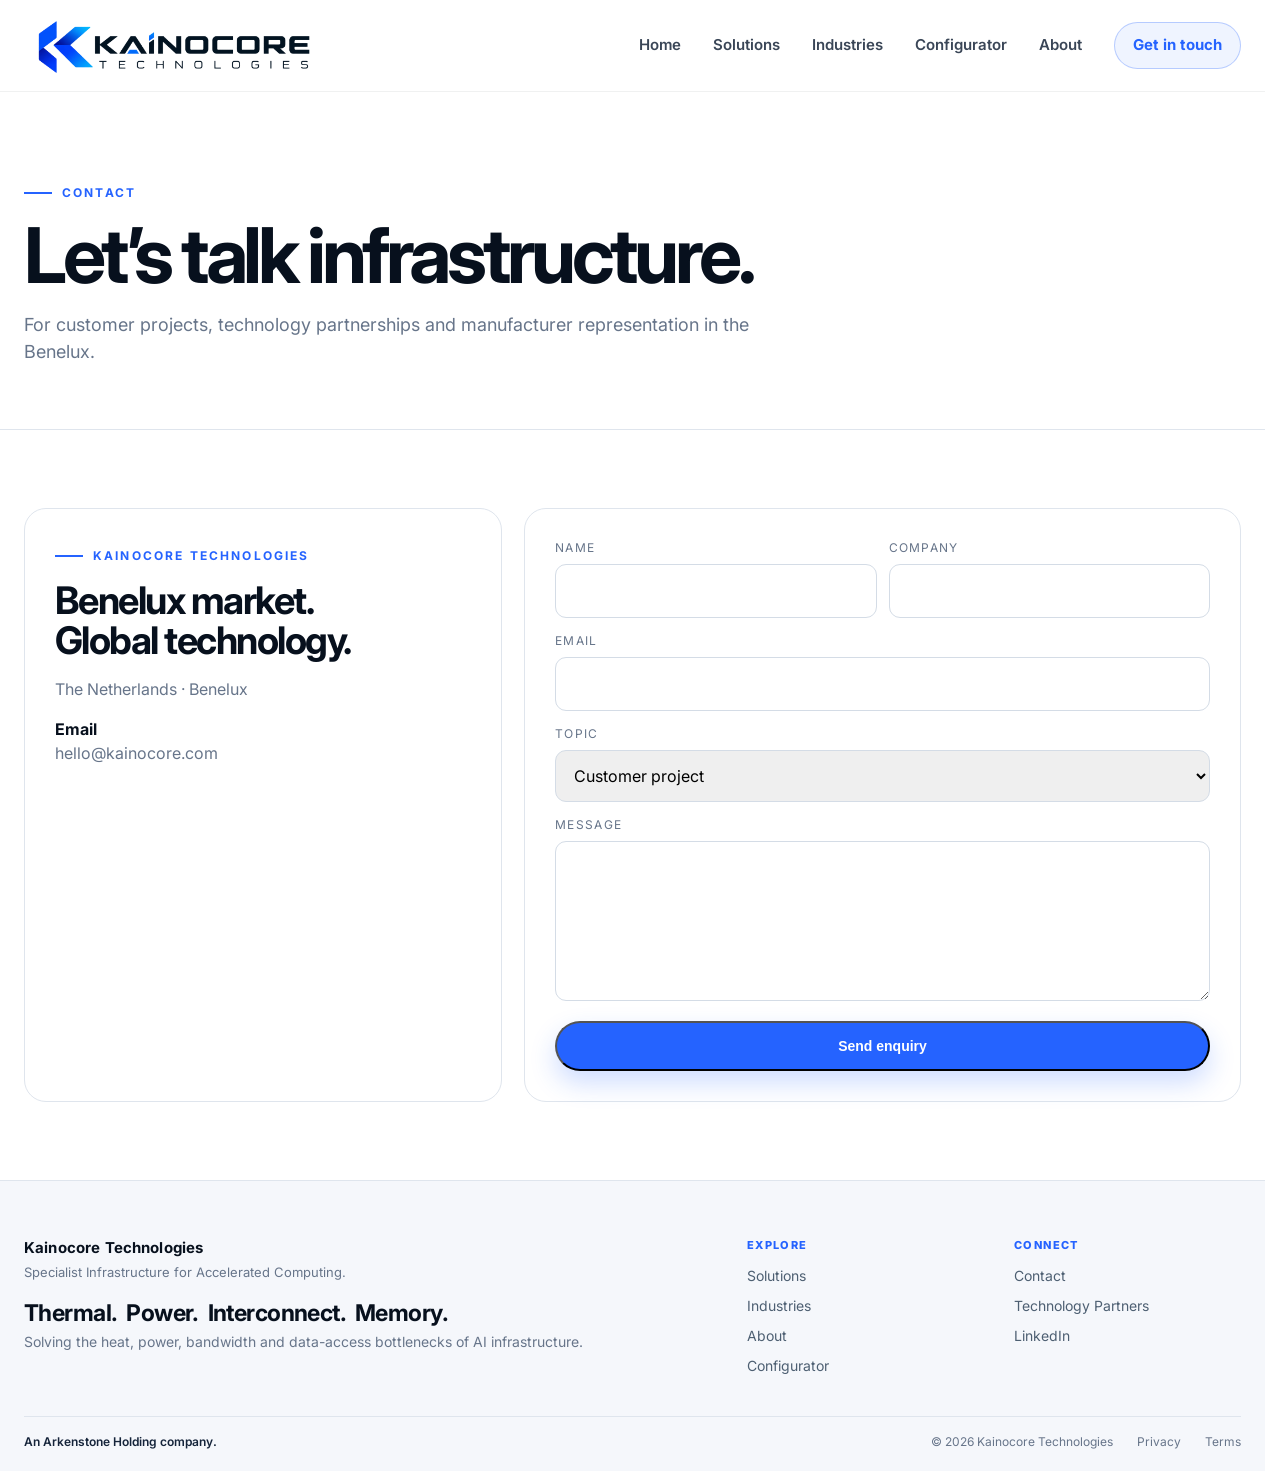
<file: contact.html>
<!doctype html>
<html lang="en">
<head>
<meta charset="utf-8">
<meta name="viewport" content="width=device-width,initial-scale=1">
<title>Contact | Kainocore Technologies</title>
<meta name="description" content="Kainocore Technologies: specialist infrastructure for accelerated computing. Contact us for customer projects, technology partnerships and Benelux market representation.">
<link rel="preconnect" href="https://fonts.googleapis.com">
<link rel="preconnect" href="https://fonts.gstatic.com" crossorigin>
<link href="https://fonts.googleapis.com/css2?family=Inter:wght@400;500;600;700;800&display=swap" rel="stylesheet">
<link rel="stylesheet" href="styles.css">
</head>
<body>
<div id="site-header"></div>

<main>
<section class="page-hero"><div class="container"><div class="kicker">Contact</div><h1>Let’s talk infrastructure.</h1><p>For customer projects, technology partnerships and manufacturer representation in the Benelux.</p></div></section>
<section class="page-section"><div class="container contact-grid"><div class="contact-card"><div class="kicker">Kainocore Technologies</div><h2 style="font-size:38px;line-height:1.05;letter-spacing:-.04em;margin:16px 0">Benelux market.<br>Global technology.</h2><p style="color:var(--muted)">The Netherlands · Benelux</p><p><strong>Email</strong><br><span style="color:var(--muted)">hello@kainocore.com</span></p></div><div class="contact-card"><form id="contact-form"><div class="form-row"><div><label>Name</label><input name="name" required></div><div><label>Company</label><input name="company"></div></div><div><label>Email</label><input name="email" type="email" required></div><div><label>Topic</label><select name="topic"><option>Customer project</option><option>Technology partnership</option><option>Vendor / manufacturer representation</option><option>General enquiry</option></select></div><div><label>Message</label><textarea name="message" required></textarea></div><button class="btn btn-primary" type="submit">Send enquiry</button></form></div></div></section>
</main>

<div id="site-footer"></div>
<script src="script.js"></script></body>
</html>
</file>
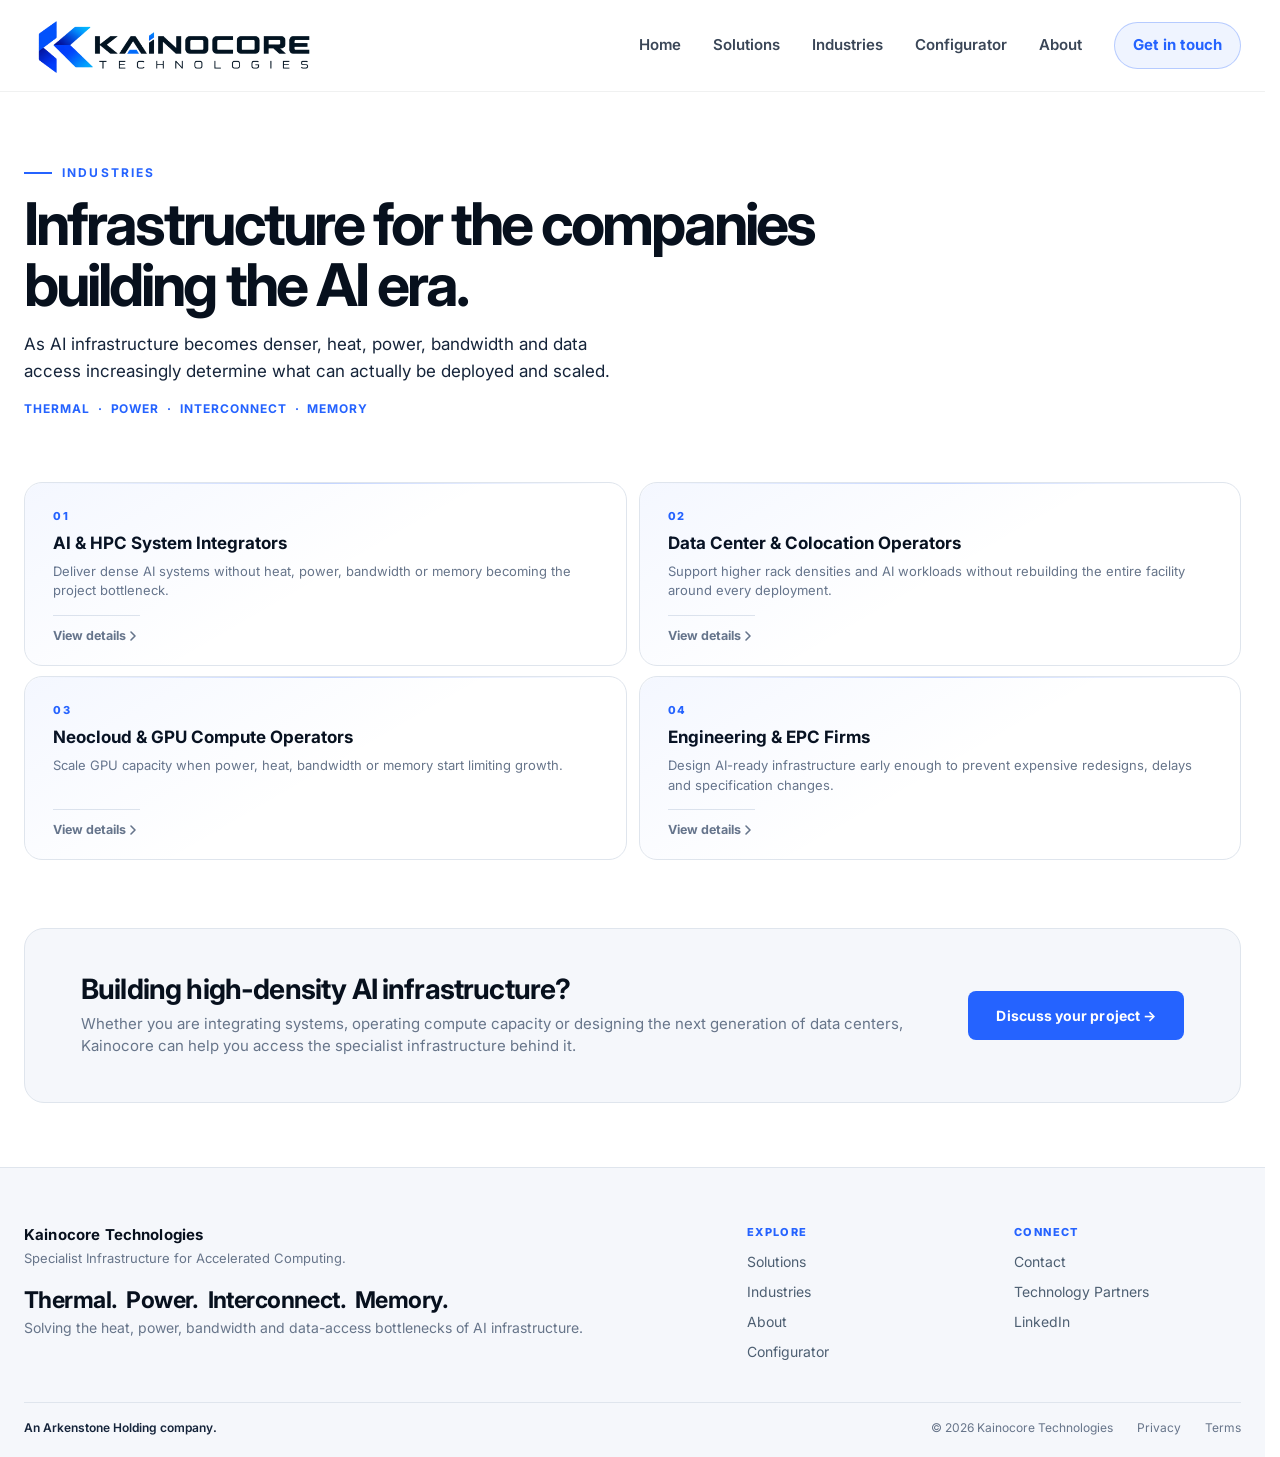
<file: industries.html>
<!doctype html>
<html lang="en">
<head>
<meta charset="utf-8">
<meta name="viewport" content="width=device-width,initial-scale=1">
<title>Industries | Kainocore Technologies</title>
<meta name="description" content="Physical infrastructure for organizations building and operating high-density AI infrastructure. Kainocore Technologies.">
<link rel="preconnect" href="https://fonts.googleapis.com">
<link rel="preconnect" href="https://fonts.gstatic.com" crossorigin>
<link href="https://fonts.googleapis.com/css2?family=Inter:wght@400;500;600;700;800&display=swap" rel="stylesheet">
<link rel="stylesheet" href="styles.css">
<style>
/* ══════════════════════════════════════════════════════════════════════════
   Industries page — focus-state inline accordion
   Row-gap:0 + row-2 margin-top = cards touch their expander with zero gap.
   ══════════════════════════════════════════════════════════════════════════ */

/* ── 2×2 accordion grid ────────────────────────────────────────────────── */
.ia-grid {
  display: grid;
  grid-template-columns: 1fr 1fr;
  column-gap: 12px;
  row-gap: 0;          /* zero gap — cards touch their expander directly */
  margin-top: 28px;
}

/* Row-2 cards need explicit top-spacing since row-gap is 0 */
.ia-card[data-row="2"] {
  margin-top: 10px;
}

/* ── Industry card (trigger) ─────────────────────────────────────────────── */
.ia-card {
  display: flex;
  flex-direction: column;
  text-align: left;
  background: #fff;
  border: 1px solid var(--line);
  border-radius: 18px;
  cursor: pointer;
  padding: 26px 28px 22px;
  font-family: Inter, Arial, sans-serif;
  position: relative;
  overflow: hidden;
  transition:
    transform .28s cubic-bezier(.2,0,0,1),
    box-shadow .28s ease,
    border-color .28s ease,
    border-radius .22s ease,
    background .22s ease,
    opacity .28s ease;
}

/* Gradient bloom */
.ia-card::before {
  content: '';
  position: absolute;
  inset: 0;
  background: linear-gradient(150deg, rgba(37,99,255,.05) 0%, transparent 52%);
  border-radius: inherit;
  pointer-events: none;
  transition: opacity .22s ease;
}

/* Hairline top highlight */
.ia-card::after {
  content: '';
  position: absolute;
  top: 0; left: 16px; right: 16px;
  height: 1px;
  background: linear-gradient(90deg, transparent, rgba(37,99,255,.26), transparent);
  pointer-events: none;
  transition: height .22s ease, background .22s ease;
}

/* Default hover (only when grid is NOT in focus mode) */
.ia-card:hover:not(.is-active) {
  transform: translateY(-3px);
  box-shadow: 0 8px 24px rgba(37,99,255,.10), 0 2px 6px rgba(7,16,29,.05);
  border-color: rgba(37,99,255,.3);
}

/* ── Active card ──────────────────────────────────────────────────────────── */
.ia-card.is-active {
  border-color: rgba(37,99,255,.62);
  background: rgba(37,99,255,.07);
  box-shadow:
    0 0 0 1px rgba(37,99,255,.12) inset,
    0 4px 20px rgba(37,99,255,.16);
  transform: none;
  z-index: 2;
  position: relative;
}

.ia-card.is-active::before {
  background: linear-gradient(150deg, rgba(37,99,255,.12) 0%, rgba(37,99,255,.04) 60%, transparent 100%);
}

.ia-card.is-active::after {
  height: 2px;
  background: linear-gradient(90deg,
    transparent 0%,
    rgba(37,99,255,.8) 18%,
    rgba(37,99,255,.8) 82%,
    transparent 100%);
}

/* Connected: card bottom flattens and border dissolves into expander */
.ia-card.is-active.is-expanded {
  border-bottom-left-radius: 0;
  border-bottom-right-radius: 0;
  border-bottom-color: transparent;  /* seam disappears — expander begins */
}

/* ── Card interior ───────────────────────────────────────────────────────── */
.ia-num {
  font-size: 11px;
  font-weight: 800;
  letter-spacing: .15em;
  color: var(--blue);
  margin-bottom: 10px;
  transition: color .22s ease;
}

.ia-name {
  font-size: 17px;
  font-weight: 700;
  color: var(--ink);
  line-height: 1.22;
  margin: 0 0 8px;
  display: block;
  transition: color .22s ease;
}

.ia-card.is-active .ia-name,
.ia-card.is-active .ia-num { color: var(--blue); }

.ia-desc {
  font-size: 13px;
  color: var(--muted);
  line-height: 1.52;
  flex: 1;
  margin: 0;
  max-height: 100px;   /* transition target: collapses when dimmed */
  overflow: hidden;
  transition: max-height .28s ease, opacity .22s ease, margin .22s ease;
}

.ia-cta {
  display: flex;
  align-items: center;
  justify-content: space-between;
  margin-top: 14px;
  padding-top: 12px;
  border-top: 1px solid var(--line);
  font-size: 12.5px;
  font-weight: 700;
  color: var(--muted);
  transition: color .22s ease, border-color .22s ease, opacity .22s ease;
}

.ia-card:hover .ia-cta,
.ia-card.is-active .ia-cta {
  color: var(--blue);
  border-color: rgba(37,99,255,.22);
}

/* Chevron rotates when open */
.ia-chevron {
  display: inline-flex;
  align-items: center;
  justify-content: center;
  transition: transform .28s cubic-bezier(.2,0,0,1), color .22s ease;
  flex-shrink: 0;
}

.ia-card.is-active .ia-chevron {
  transform: rotate(90deg);
  color: var(--blue);
}

/* ── Focus mode: dim non-active cards ────────────────────────────────────── */
.ia-grid.has-focus .ia-card:not(.is-active) {
  opacity: 0.58;
  border-color: rgba(7,16,29,.07);
  box-shadow: none;
  transform: none;
}

/* Collapse the description in dim state */
.ia-grid.has-focus .ia-card:not(.is-active) .ia-desc {
  max-height: 0;
  opacity: 0;
  margin-bottom: 0;
}

/* Reduce the CTA prominence */
.ia-grid.has-focus .ia-card:not(.is-active) .ia-cta {
  opacity: 0.5;
}

/* Hover: restore enough contrast to feel clickable */
.ia-grid.has-focus .ia-card:not(.is-active):hover {
  opacity: 0.85;
  border-color: rgba(37,99,255,.22);
  background: rgba(37,99,255,.02);
}

.ia-grid.has-focus .ia-card:not(.is-active):hover .ia-desc {
  max-height: 100px;
  opacity: 0.8;
}

.ia-grid.has-focus .ia-card:not(.is-active):hover .ia-cta {
  opacity: 0.85;
}

/* ── Expander row — spans both columns, zero-gap below cards ─────────────── */
.ia-exp-row {
  grid-column: 1 / -1;
  display: grid;
  grid-template-rows: 0fr;
  transition: grid-template-rows .32s cubic-bezier(.2,0,0,1);
  overflow: hidden;
  position: relative;
  z-index: 1;
  /* Bottom spacing after content (before next card row or section end) */
  margin-bottom: 0;
}

.ia-exp-row.is-open {
  grid-template-rows: 1fr;
  margin-bottom: 10px;
}

.ia-exp-body {
  min-height: 0;
  overflow: hidden;
}

/* ── Expander content card ───────────────────────────────────────────────── */
.ia-exp-card {
  background: rgba(37,99,255,.048);
  border: 1px solid rgba(37,99,255,.62);
  border-top: none;                 /* seamlessly continues the active card above */
  border-radius: 0 0 18px 18px;    /* flat top, rounded bottom */
  padding: 0;
  overflow: hidden;
  position: relative;
  opacity: 0;
  transition: opacity .2s ease .08s;
}

.ia-exp-row.is-open .ia-exp-card {
  opacity: 1;
}

/* Column indicator: bright 3px stripe over the source card's column */
.ia-exp-row[data-col="1"] .ia-exp-card::before {
  content: '';
  position: absolute;
  top: 0; left: -1px;
  width: calc(50% - 6px);
  height: 3px;
  background: rgba(37,99,255,.88);
  border-radius: 0 2px 0 0;
  pointer-events: none;
}

.ia-exp-row[data-col="2"] .ia-exp-card::before {
  content: '';
  position: absolute;
  top: 0; right: -1px;
  width: calc(50% - 6px);
  height: 3px;
  background: rgba(37,99,255,.88);
  border-radius: 2px 0 0 0;
  pointer-events: none;
}

/* ── Panel layout ───────────────────────────────────────────────────────── */
.ia-panel {
  padding: 28px 36px 24px;
}

.ia-panel-cols {
  display: grid;
  grid-template-columns: 1fr 1fr;
  gap: 36px;
  margin-bottom: 20px;
}

.ia-section {
  display: flex;
  flex-direction: column;
  gap: 6px;
}

.ia-section + .ia-section {
  margin-top: 18px;
}

.ia-micro {
  font-size: 9.5px;
  font-weight: 800;
  text-transform: uppercase;
  letter-spacing: .14em;
  color: var(--blue);
  margin-bottom: 1px;
}

.ia-section p {
  font-size: 13.5px;
  color: var(--ink-2);
  line-height: 1.62;
  margin: 0;
}

.ia-solutions-row {
  padding-top: 16px;
  border-top: 1px solid rgba(37,99,255,.12);
  display: flex;
  align-items: center;
  gap: 14px;
  flex-wrap: wrap;
}

.ia-solutions-label {
  font-size: 9.5px;
  font-weight: 800;
  text-transform: uppercase;
  letter-spacing: .14em;
  color: var(--blue);
  white-space: nowrap;
}

.ia-tags { display: flex; flex-wrap: wrap; gap: 6px; }

.ia-tags a {
  font-size: 12px;
  color: var(--blue);
  font-weight: 600;
  background: rgba(37,99,255,.07);
  border: 1px solid rgba(37,99,255,.22);
  border-radius: 5px;
  padding: 5px 11px;
  text-decoration: none;
  line-height: 1;
  transition: background .15s ease, border-color .15s ease;
}

.ia-tags a:hover {
  background: rgba(37,99,255,.13);
  border-color: rgba(37,99,255,.4);
}

/* ── Sub-panels ──────────────────────────────────────────────────────────── */
.ia-subpanel { display: none; }
.ia-subpanel.is-active {
  display: block;
  animation: solsFadeUp .24s ease both;
}

/* ── Mobile: true per-card accordion via flex + CSS order ────────────────── */
@media (max-width: 980px) {
  .ia-grid {
    display: flex;
    flex-direction: column;
    gap: 0;
    margin-top: 20px;
  }

  /* Fixed visual order for cards */
  #ia-card-integrators { order: 1; margin-bottom: 10px; }
  #ia-card-datacenter  { order: 3; margin-bottom: 10px; }
  #ia-exp-row-1        { order: 2; margin-bottom: 0;    } /* JS overrides to 2 or 4 */
  #ia-card-neocloud    { order: 5; margin-bottom: 10px; margin-top: 0; }
  #ia-card-epc         { order: 7; margin-bottom: 10px; margin-top: 0; }
  #ia-exp-row-2        { order: 6; margin-bottom: 0;    } /* JS overrides to 6 or 8 */

  /* Remove desktop row-2 margin (handled via flex order above) */
  .ia-card[data-row="2"] { margin-top: 0; }

  .ia-panel-cols { grid-template-columns: 1fr; gap: 0; }

  /* Column indicator not meaningful on single-column mobile */
  .ia-exp-row[data-col="1"] .ia-exp-card::before,
  .ia-exp-row[data-col="2"] .ia-exp-card::before { display: none; }

  /* Full-width column stripe on mobile */
  .ia-exp-card::after {
    content: '';
    position: absolute;
    top: 0; left: 0; right: 0;
    height: 3px;
    background: rgba(37,99,255,.82);
    pointer-events: none;
  }
}

@media (max-width: 650px) {
  .ia-panel { padding: 20px 18px 18px; }
  .ia-card  { padding: 20px 18px 16px; }
}

/* ── Reduced motion ──────────────────────────────────────────────────────── */
@media (prefers-reduced-motion: reduce) {
  .ia-card     { transition: opacity .01s, border-color .01s, background .01s; }
  .ia-desc     { transition: none; }
  .ia-exp-row  { transition: none; }
  .ia-chevron  { transition: none; }
  .ia-exp-card { transition: none; opacity: 1; }
  .ia-subpanel.is-active { animation: none; }
}
</style>


</head>
<body>
<div id="site-header"></div>

<main>

<!-- ── PAGE HERO ──────────────────────────────────────────────────────────── -->
<section class="inds-hero">
  <div class="container">
    <div class="kicker">Industries</div>
    <h1>Infrastructure for the companies<br>building the AI era.</h1>
    <p>As AI infrastructure becomes denser, heat, power, bandwidth and data access increasingly determine what can actually be deployed and scaled.</p>
    <div class="inds-hero-pillars">Thermal&nbsp;&nbsp;·&nbsp;&nbsp;Power&nbsp;&nbsp;·&nbsp;&nbsp;Interconnect&nbsp;&nbsp;·&nbsp;&nbsp;Memory</div>
  </div>
</section>

<!-- ── INLINE ACCORDION ───────────────────────────────────────────────────── -->
<section class="inds-wrap">
  <div class="container">

    <div class="ia-grid" id="ia-grid">

      <!-- ─── ROW 1 CARDS ─────────────────────────────────────────────────── -->

      <button class="ia-card" id="ia-card-integrators"
              data-target="integrators" data-row="1" data-col="1"
              aria-expanded="false">
        <span class="ia-num">01</span>
        <strong class="ia-name">AI &amp; HPC System Integrators</strong>
        <p class="ia-desc">Deliver dense AI systems without heat, power, bandwidth or memory becoming the project bottleneck.</p>
        <span class="ia-cta">
          <span>View details</span>
          <span class="ia-chevron" aria-hidden="true">
            <svg width="14" height="14" viewBox="0 0 14 14" fill="none">
              <path d="M5 3l4 4-4 4" stroke="currentColor" stroke-width="1.6"
                    stroke-linecap="round" stroke-linejoin="round"/>
            </svg>
          </span>
        </span>
      </button>

      <button class="ia-card" id="ia-card-datacenter"
              data-target="datacenter" data-row="1" data-col="2"
              aria-expanded="false">
        <span class="ia-num">02</span>
        <strong class="ia-name">Data Center &amp; Colocation Operators</strong>
        <p class="ia-desc">Support higher rack densities and AI workloads without rebuilding the entire facility around every deployment.</p>
        <span class="ia-cta">
          <span>View details</span>
          <span class="ia-chevron" aria-hidden="true">
            <svg width="14" height="14" viewBox="0 0 14 14" fill="none">
              <path d="M5 3l4 4-4 4" stroke="currentColor" stroke-width="1.6"
                    stroke-linecap="round" stroke-linejoin="round"/>
            </svg>
          </span>
        </span>
      </button>

      <!-- ─── ROW 1 EXPANDER ───────────────────────────────────────────────── -->
      <div class="ia-exp-row" id="ia-exp-row-1" aria-live="polite">
        <div class="ia-exp-body">
          <div class="ia-exp-card">

            <!-- Sub-panel: Integrators -->
            <div class="ia-subpanel is-active" id="ia-sub-integrators">
              <div class="ia-panel">
                <div class="ia-panel-cols">
                  <div>
                    <div class="ia-section" style="margin-bottom:20px">
                      <span class="ia-micro">The challenge</span>
                      <p>AI and HPC deployments are increasingly difficult to deliver with conventional infrastructure. Higher rack densities create new demands around power delivery, heat removal, high-speed connectivity and memory architecture that standard data-center designs were not built to meet.</p>
                    </div>
                    <div class="ia-section">
                      <span class="ia-micro">What this limits</span>
                      <p>Infrastructure constraints can delay deployments, reduce achievable compute density and force costly redesigns late in a project, often when options are most limited.</p>
                    </div>
                  </div>
                  <div>
                    <div class="ia-section" style="margin-bottom:20px">
                      <span class="ia-micro">What becomes possible</span>
                      <p>With the right supporting infrastructure, integrators can deploy denser systems, support more powerful GPU platforms and deliver increasingly complex AI environments without heat, power, bandwidth or memory becoming the limiting factor.</p>
                    </div>
                    <div class="ia-section">
                      <span class="ia-micro">How Kainocore helps</span>
                      <p>Kainocore gives integrators access to specialist thermal, power, interconnect and memory technologies, with direct access to vendor engineering teams during project development and specification.</p>
                    </div>
                  </div>
                </div>
                <div class="ia-solutions-row">
                  <span class="ia-solutions-label">Relevant solutions</span>
                  <div class="ia-tags">
                    <a href="solutions.html#thermal">Thermal Management</a>
                    <a href="solutions.html#power">High-Density Power</a>
                    <a href="solutions.html#interconnect">Optical Interconnect</a>
                    <a href="solutions.html#memory">Memory &amp; Data Access</a>
                  </div>
                </div>
              </div>
            </div>

            <!-- Sub-panel: Data Centers -->
            <div class="ia-subpanel" id="ia-sub-datacenter">
              <div class="ia-panel">
                <div class="ia-panel-cols">
                  <div>
                    <div class="ia-section" style="margin-bottom:20px">
                      <span class="ia-micro">The challenge</span>
                      <p>AI customers increasingly require rack densities and cooling architectures that many existing facilities were not originally designed to support, and the gap is widening as GPU power envelopes keep climbing.</p>
                    </div>
                    <div class="ia-section">
                      <span class="ia-micro">What this limits</span>
                      <p>Available power and thermal capacity can restrict which AI workloads can be hosted, how quickly new capacity can be deployed and how effectively existing floor space is used.</p>
                    </div>
                  </div>
                  <div>
                    <div class="ia-section" style="margin-bottom:20px">
                      <span class="ia-micro">What becomes possible</span>
                      <p>Modern power and thermal infrastructure can enable higher-density halls, AI-ready capacity and more compute per MW, without necessarily requiring full facility rebuilds.</p>
                    </div>
                    <div class="ia-section">
                      <span class="ia-micro">How Kainocore helps</span>
                      <p>Kainocore provides access to specialist infrastructure technologies for high-density environments, from advanced power distribution and liquid cooling to high-bandwidth connectivity and memory architecture, backed by local commercial support.</p>
                    </div>
                  </div>
                </div>
                <div class="ia-solutions-row">
                  <span class="ia-solutions-label">Relevant solutions</span>
                  <div class="ia-tags">
                    <a href="solutions.html#thermal">Thermal Management</a>
                    <a href="solutions.html#power">High-Density Power</a>
                    <a href="solutions.html#interconnect">Optical Interconnect</a>
                    <a href="solutions.html#memory">Memory &amp; Data Access</a>
                  </div>
                </div>
              </div>
            </div>

          </div><!-- /.ia-exp-card -->
        </div><!-- /.ia-exp-body -->
      </div><!-- /.ia-exp-row (row 1) -->


      <!-- ─── ROW 2 CARDS ─────────────────────────────────────────────────── -->

      <button class="ia-card" id="ia-card-neocloud"
              data-target="neocloud" data-row="2" data-col="1"
              aria-expanded="false">
        <span class="ia-num">03</span>
        <strong class="ia-name">Neocloud &amp; GPU Compute Operators</strong>
        <p class="ia-desc">Scale GPU capacity when power, heat, bandwidth or memory start limiting growth.</p>
        <span class="ia-cta">
          <span>View details</span>
          <span class="ia-chevron" aria-hidden="true">
            <svg width="14" height="14" viewBox="0 0 14 14" fill="none">
              <path d="M5 3l4 4-4 4" stroke="currentColor" stroke-width="1.6"
                    stroke-linecap="round" stroke-linejoin="round"/>
            </svg>
          </span>
        </span>
      </button>

      <button class="ia-card" id="ia-card-epc"
              data-target="epc" data-row="2" data-col="2"
              aria-expanded="false">
        <span class="ia-num">04</span>
        <strong class="ia-name">Engineering &amp; EPC Firms</strong>
        <p class="ia-desc">Design AI-ready infrastructure early enough to prevent expensive redesigns, delays and specification changes.</p>
        <span class="ia-cta">
          <span>View details</span>
          <span class="ia-chevron" aria-hidden="true">
            <svg width="14" height="14" viewBox="0 0 14 14" fill="none">
              <path d="M5 3l4 4-4 4" stroke="currentColor" stroke-width="1.6"
                    stroke-linecap="round" stroke-linejoin="round"/>
            </svg>
          </span>
        </span>
      </button>

      <!-- ─── ROW 2 EXPANDER ───────────────────────────────────────────────── -->
      <div class="ia-exp-row" id="ia-exp-row-2" aria-live="polite">
        <div class="ia-exp-body">
          <div class="ia-exp-card">

            <!-- Sub-panel: Neocloud -->
            <div class="ia-subpanel" id="ia-sub-neocloud">
              <div class="ia-panel">
                <div class="ia-panel-cols">
                  <div>
                    <div class="ia-section" style="margin-bottom:20px">
                      <span class="ia-micro">The challenge</span>
                      <p>For GPU operators, acquiring accelerators is only part of the challenge. Growth increasingly depends on whether enough power can be delivered, heat removed efficiently, clusters networked at sufficient bandwidth, and data delivered to compute without memory bottlenecks.</p>
                    </div>
                    <div class="ia-section">
                      <span class="ia-micro">What this limits</span>
                      <p>Physical infrastructure can directly cap the number of GPUs that can be deployed, slow expansion of available compute capacity and reduce the economics of GPU asset utilisation.</p>
                    </div>
                  </div>
                  <div>
                    <div class="ia-section" style="margin-bottom:20px">
                      <span class="ia-micro">What becomes possible</span>
                      <p>Better infrastructure enables denser GPU clusters, more compute per MW, faster capacity expansion and more efficient use of expensive accelerator assets.</p>
                    </div>
                    <div class="ia-section">
                      <span class="ia-micro">How Kainocore helps</span>
                      <p>Kainocore connects GPU compute operators with specialist infrastructure technologies across thermal management, power, optical interconnect and memory, with local support across Benelux.</p>
                    </div>
                  </div>
                </div>
                <div class="ia-solutions-row">
                  <span class="ia-solutions-label">Relevant solutions</span>
                  <div class="ia-tags">
                    <a href="solutions.html#thermal">Thermal Management</a>
                    <a href="solutions.html#power">High-Density Power</a>
                    <a href="solutions.html#interconnect">Optical Interconnect</a>
                    <a href="solutions.html#memory">Memory &amp; Data Access</a>
                  </div>
                </div>
              </div>
            </div>

            <!-- Sub-panel: EPC -->
            <div class="ia-subpanel" id="ia-sub-epc">
              <div class="ia-panel">
                <div class="ia-panel-cols">
                  <div>
                    <div class="ia-section" style="margin-bottom:20px">
                      <span class="ia-micro">The challenge</span>
                      <p>Power density, liquid cooling, high-speed connectivity and memory architecture increasingly need to be considered during the earliest stages of AI infrastructure design, not added later as an afterthought.</p>
                    </div>
                    <div class="ia-section">
                      <span class="ia-micro">What this limits</span>
                      <p>If these requirements are addressed too late, projects risk expensive redesign, construction delays, higher lifecycle costs and restricted technology choices at the point of delivery.</p>
                    </div>
                  </div>
                  <div>
                    <div class="ia-section" style="margin-bottom:20px">
                      <span class="ia-micro">What becomes possible</span>
                      <p>Early access to appropriate technologies allows engineering teams to design facilities around future AI densities instead of retrofitting solutions under time and cost pressure.</p>
                    </div>
                    <div class="ia-section">
                      <span class="ia-micro">How Kainocore helps</span>
                      <p>Kainocore provides access to specialist vendors, product expertise and technical support during technology selection and early-stage specification.</p>
                    </div>
                  </div>
                </div>
                <div class="ia-solutions-row">
                  <span class="ia-solutions-label">Relevant solutions</span>
                  <div class="ia-tags">
                    <a href="solutions.html#thermal">Thermal Management</a>
                    <a href="solutions.html#power">High-Density Power</a>
                    <a href="solutions.html#interconnect">Optical Interconnect</a>
                    <a href="solutions.html#memory">Memory &amp; Data Access</a>
                  </div>
                </div>
              </div>
            </div>

          </div><!-- /.ia-exp-card -->
        </div><!-- /.ia-exp-body -->
      </div><!-- /.ia-exp-row (row 2) -->

    </div><!-- /.ia-grid -->
  </div>
</section>

<!-- ── CLOSING CTA ────────────────────────────────────────────────────────── -->
<section class="sols-cta">
  <div class="container">
    <div class="sols-cta-inner">
      <div class="sols-cta-text">
        <h3>Building high-density AI infrastructure?</h3>
        <p>Whether you are integrating systems, operating compute capacity or designing the next generation of data centers, Kainocore can help you access the specialist infrastructure behind it.</p>
      </div>
      <a class="sols-cta-link" href="contact.html">Discuss your project →</a>
    </div>
  </div>
</section>

</main>

<div id="site-footer"></div>
<script src="script.js"></script>
<script>
(function () {
  'use strict';

  var cards   = Array.prototype.slice.call(document.querySelectorAll('.ia-card'));
  var grid    = document.getElementById('ia-grid');
  var expRows = {
    '1': document.getElementById('ia-exp-row-1'),
    '2': document.getElementById('ia-exp-row-2')
  };

  /* Currently active state */
  var activeTarget = null;   /* e.g. 'integrators' */
  var activeRow    = null;   /* '1' or '2' */

  function openExpander(rowId, target, col) {
    var row = expRows[rowId];
    if (!row) return;

    /* Set column indicator so CSS can position the accent stripe */
    row.dataset.col = col;

    /* Show only the right sub-panel */
    var subPanels = row.querySelectorAll('.ia-subpanel');
    subPanels.forEach(function (sp) {
      var wasActive = sp.classList.contains('is-active');
      var shouldBeActive = sp.id === 'ia-sub-' + target;
      sp.classList.toggle('is-active', shouldBeActive);
      /* Re-trigger animation when switching within same open row */
      if (shouldBeActive && !wasActive) {
        sp.classList.remove('is-active');
        void sp.offsetWidth; /* reflow */
        sp.classList.add('is-active');
      }
    });

    row.classList.add('is-open');
  }

  function closeExpander(rowId) {
    var row = expRows[rowId];
    if (row) row.classList.remove('is-open');
  }

  function closeAll() {
    Object.keys(expRows).forEach(function (k) { closeExpander(k); });
    cards.forEach(function (c) {
      c.classList.remove('is-active', 'is-expanded');
      c.setAttribute('aria-expanded', 'false');
    });
    grid.classList.remove('has-focus');
    activeTarget = null;
    activeRow    = null;
  }

  cards.forEach(function (card) {
    card.addEventListener('click', function () {
      var target = card.dataset.target;
      var row    = card.dataset.row;
      var col    = card.dataset.col;

      /* Toggle: clicking the already-active card collapses and clears focus */
      if (activeTarget === target) {
        closeAll();
        grid.classList.remove('has-focus');
        return;
      }

      /* If a different row was open, close it cleanly */
      if (activeRow && activeRow !== row) {
        closeExpander(activeRow);
        /* Remove is-expanded from cards in old row */
        cards.forEach(function (c) {
          if (c.dataset.row === activeRow) c.classList.remove('is-expanded');
        });
      }

      /* Deactivate all cards */
      cards.forEach(function (c) {
        c.classList.remove('is-active', 'is-expanded');
        c.setAttribute('aria-expanded', 'false');
      });

      /* Activate this card */
      card.classList.add('is-active', 'is-expanded');
      card.setAttribute('aria-expanded', 'true');

      /* Open the right expander */
      openExpander(row, target, col);

      /* Apply focus mode — dims inactive cards */
      grid.classList.add('has-focus');

      activeTarget = target;
      activeRow    = row;

      /* On mobile: reorder expander so it appears directly below clicked card,
         then scroll it into view */
      if (window.innerWidth <= 980) {
        /* Order map: row→col → expander order value */
        var orderMap = { '1': { '1': 2, '2': 4 }, '2': { '1': 6, '2': 8 } };
        var expOrder = orderMap[row] && orderMap[row][col];
        var exp = expRows[row];
        if (exp && expOrder) exp.style.order = expOrder;

        setTimeout(function () {
          if (exp) exp.scrollIntoView({ behavior: 'smooth', block: 'nearest' });
        }, 60);
      }
    });
  });

  /* Page loads fully collapsed — no auto-open */

}());
</script>
</body>
</html>
</file>
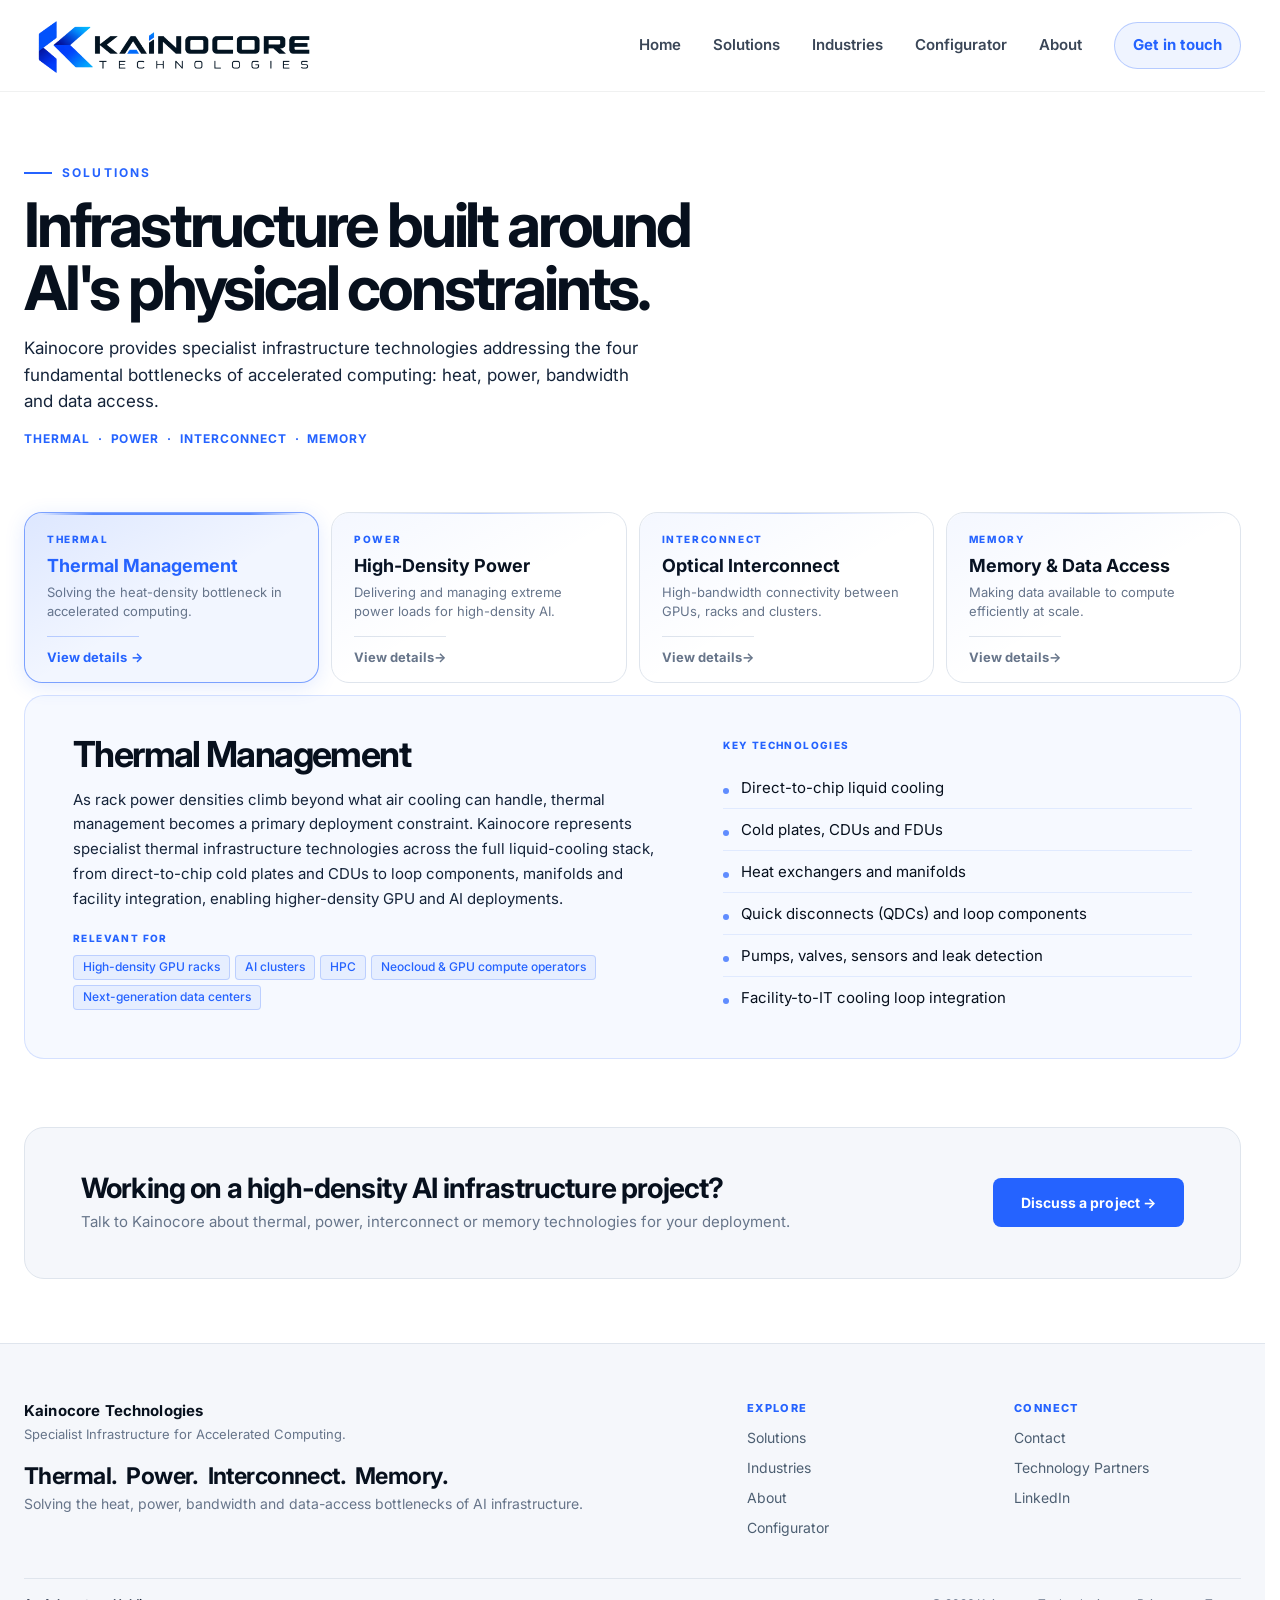
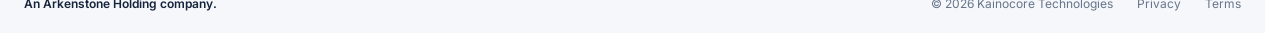
<file: solutions.html>
<!doctype html>
<html lang="en">
<head>
<meta charset="utf-8">
<meta name="viewport" content="width=device-width,initial-scale=1">
<title>Solutions | Kainocore Technologies</title>
<meta name="description" content="Specialist thermal, power, interconnect and memory infrastructure technologies for accelerated computing. Kainocore Technologies.">
<link rel="preconnect" href="https://fonts.googleapis.com">
<link rel="preconnect" href="https://fonts.gstatic.com" crossorigin>
<link href="https://fonts.googleapis.com/css2?family=Inter:wght@400;500;600;700;800&display=swap" rel="stylesheet">
<link rel="stylesheet" href="styles.css">
</head>
<body>
<div id="site-header"></div>

<main>

<!-- ── PAGE HERO ──────────────────────────────────────────────────────────── -->
<section class="sols-hero">
  <div class="container">
    <div class="kicker">Solutions</div>
    <h1>Infrastructure built around<br>AI's physical constraints.</h1>
    <p>Kainocore provides specialist infrastructure technologies addressing the four fundamental bottlenecks of accelerated computing: heat, power, bandwidth and data access.</p>
    <div class="sols-hero-pillars">Thermal&nbsp;&nbsp;·&nbsp;&nbsp;Power&nbsp;&nbsp;·&nbsp;&nbsp;Interconnect&nbsp;&nbsp;·&nbsp;&nbsp;Memory</div>
  </div>
</section>

<!-- ── SOLUTION SELECTOR ──────────────────────────────────────────────────── -->
<section class="sols-wrap">
  <div class="container">

    <!-- Selector cards -->
    <div class="sols-selector" role="tablist" aria-label="Solution areas">

      <button class="sols-opt is-active" id="thermal" data-target="sol-thermal"
              role="tab" aria-selected="true" aria-controls="sol-thermal">
        <span class="sols-opt-label">Thermal</span>
        <strong class="sols-opt-name">Thermal Management</strong>
        <span class="sols-opt-desc">Solving the heat-density bottleneck in accelerated computing.</span>
        <span class="sols-opt-cta">
          <span class="sols-opt-cta-text">View details</span>
          <span class="sols-opt-arr" aria-hidden="true">→</span>
        </span>
      </button>

      <button class="sols-opt" id="power" data-target="sol-power"
              role="tab" aria-selected="false" aria-controls="sol-power">
        <span class="sols-opt-label">Power</span>
        <strong class="sols-opt-name">High-Density Power</strong>
        <span class="sols-opt-desc">Delivering and managing extreme power loads for high-density AI.</span>
        <span class="sols-opt-cta">
          <span class="sols-opt-cta-text">View details</span>
          <span class="sols-opt-arr" aria-hidden="true">→</span>
        </span>
      </button>

      <button class="sols-opt" id="interconnect" data-target="sol-interconnect"
              role="tab" aria-selected="false" aria-controls="sol-interconnect">
        <span class="sols-opt-label">Interconnect</span>
        <strong class="sols-opt-name">Optical Interconnect</strong>
        <span class="sols-opt-desc">High-bandwidth connectivity between GPUs, racks and clusters.</span>
        <span class="sols-opt-cta">
          <span class="sols-opt-cta-text">View details</span>
          <span class="sols-opt-arr" aria-hidden="true">→</span>
        </span>
      </button>

      <button class="sols-opt" id="memory" data-target="sol-memory"
              role="tab" aria-selected="false" aria-controls="sol-memory">
        <span class="sols-opt-label">Memory</span>
        <strong class="sols-opt-name">Memory &amp; Data Access</strong>
        <span class="sols-opt-desc">Making data available to compute efficiently at scale.</span>
        <span class="sols-opt-cta">
          <span class="sols-opt-cta-text">View details</span>
          <span class="sols-opt-arr" aria-hidden="true">→</span>
        </span>
      </button>

    </div><!-- /sols-selector -->

    <!-- Detail panels — one visible at a time -->
    <div class="sols-stage">

      <div class="sols-panel is-active" id="sol-thermal" role="tabpanel" aria-labelledby="thermal">
        <div class="sols-panel-card">
          <div class="sols-panel-inner">
            <div class="sols-panel-left">
              <h2>Thermal Management</h2>
              <p class="sols-panel-intro">As rack power densities climb beyond what air cooling can handle, thermal management becomes a primary deployment constraint. Kainocore represents specialist thermal infrastructure technologies across the full liquid-cooling stack, from direct-to-chip cold plates and CDUs to loop components, manifolds and facility integration, enabling higher-density GPU and AI deployments.</p>
              <div class="sols-for">
                <span class="sols-for-label">Relevant for</span>
                <div class="sols-tags">
                  <span>High-density GPU racks</span>
                  <span>AI clusters</span>
                  <span>HPC</span>
                  <span>Neocloud &amp; GPU compute operators</span>
                  <span>Next-generation data centers</span>
                </div>
              </div>
            </div>
            <div class="sols-panel-right">
              <span class="sols-right-label">Key technologies</span>
              <ul class="sols-techs">
                <li><span class="sols-tech-dot" aria-hidden="true"></span>Direct-to-chip liquid cooling</li>
                <li><span class="sols-tech-dot" aria-hidden="true"></span>Cold plates, CDUs and FDUs</li>
                <li><span class="sols-tech-dot" aria-hidden="true"></span>Heat exchangers and manifolds</li>
                <li><span class="sols-tech-dot" aria-hidden="true"></span>Quick disconnects (QDCs) and loop components</li>
                <li><span class="sols-tech-dot" aria-hidden="true"></span>Pumps, valves, sensors and leak detection</li>
                <li><span class="sols-tech-dot" aria-hidden="true"></span>Facility-to-IT cooling loop integration</li>
              </ul>
            </div>
          </div>
        </div>
      </div>

      <div class="sols-panel" id="sol-power" role="tabpanel" aria-labelledby="power" hidden>
        <div class="sols-panel-card">
          <div class="sols-panel-inner">
            <div class="sols-panel-left">
              <h2>High-Density Power</h2>
              <p class="sols-panel-intro">AI racks are pushing power density beyond traditional data center designs. Kainocore represents specialist power infrastructure technologies for increasingly dense compute environments, spanning rack- and row-level distribution, high-efficiency conversion, 48V and 800VDC architectures and dynamic power management.</p>
              <div class="sols-for">
                <span class="sols-for-label">Relevant for</span>
                <div class="sols-tags">
                  <span>AI clusters</span>
                  <span>GPU deployments</span>
                  <span>HPC</span>
                  <span>Neocloud &amp; GPU compute operators</span>
                  <span>High-density colocation</span>
                </div>
              </div>
            </div>
            <div class="sols-panel-right">
              <span class="sols-right-label">Key technologies</span>
              <ul class="sols-techs">
                <li><span class="sols-tech-dot" aria-hidden="true"></span>Rack- and row-level power distribution</li>
                <li><span class="sols-tech-dot" aria-hidden="true"></span>Intelligent PDU and busway</li>
                <li><span class="sols-tech-dot" aria-hidden="true"></span>High-efficiency AC/DC and DC/DC conversion</li>
                <li><span class="sols-tech-dot" aria-hidden="true"></span>48V and 800VDC power architectures</li>
                <li><span class="sols-tech-dot" aria-hidden="true"></span>Dynamic power management and monitoring</li>
                <li><span class="sols-tech-dot" aria-hidden="true"></span>Selected energy-storage interfaces</li>
              </ul>
            </div>
          </div>
        </div>
      </div>

      <div class="sols-panel" id="sol-interconnect" role="tabpanel" aria-labelledby="interconnect" hidden>
        <div class="sols-panel-card">
          <div class="sols-panel-inner">
            <div class="sols-panel-left">
              <h2>Optical Interconnect</h2>
              <p class="sols-panel-intro">Large AI clusters require enormous bandwidth between GPUs, accelerators, servers, racks and clusters. Kainocore focuses on high-speed optical interconnect technologies that solve the bandwidth and latency bottleneck in scale-up and scale-out AI fabrics.</p>
              <div class="sols-for">
                <span class="sols-for-label">Relevant for</span>
                <div class="sols-tags">
                  <span>AI fabrics</span>
                  <span>GPU clusters</span>
                  <span>Neocloud &amp; GPU compute operators</span>
                  <span>HPC systems</span>
                  <span>High-bandwidth data center networks</span>
                </div>
              </div>
            </div>
            <div class="sols-panel-right">
              <span class="sols-right-label">Key technologies</span>
              <ul class="sols-techs">
                <li><span class="sols-tech-dot" aria-hidden="true"></span>400G / 800G / 1.6T and emerging 3.2T</li>
                <li><span class="sols-tech-dot" aria-hidden="true"></span>AEC, AOC and DAC</li>
                <li><span class="sols-tech-dot" aria-hidden="true"></span>OSFP / QSFP-DD transceiver ecosystems</li>
                <li><span class="sols-tech-dot" aria-hidden="true"></span>Silicon photonics and optical engines</li>
                <li><span class="sols-tech-dot" aria-hidden="true"></span>Linear Pluggable Optics (LPO)</li>
                <li><span class="sols-tech-dot" aria-hidden="true"></span>NPO / CPO architectures</li>
              </ul>
            </div>
          </div>
        </div>
      </div>

      <div class="sols-panel" id="sol-memory" role="tabpanel" aria-labelledby="memory" hidden>
        <div class="sols-panel-card">
          <div class="sols-panel-inner">
            <div class="sols-panel-left">
              <h2>Memory &amp; Data Access</h2>
              <p class="sols-panel-intro">Accelerators increasingly operate below their theoretical peak because data cannot be delivered fast enough from memory. Kainocore represents specialist memory and data-access technologies — from CXL expansion and fabric-attached memory to persistent memory and high-speed caching — that reduce the gap between compute and data in accelerated computing environments.</p>
              <div class="sols-for">
                <span class="sols-for-label">Relevant for</span>
                <div class="sols-tags">
                  <span>AI inference clusters</span>
                  <span>Large-model deployments</span>
                  <span>GPU compute operators</span>
                  <span>HPC systems</span>
                  <span>Memory-intensive AI workloads</span>
                </div>
              </div>
            </div>
            <div class="sols-panel-right">
              <span class="sols-right-label">Key technologies</span>
              <ul class="sols-techs">
                <li><span class="sols-tech-dot" aria-hidden="true"></span>CXL</li>
                <li><span class="sols-tech-dot" aria-hidden="true"></span>Memory expansion and pooling</li>
                <li><span class="sols-tech-dot" aria-hidden="true"></span>Fabric-attached memory</li>
                <li><span class="sols-tech-dot" aria-hidden="true"></span>Persistent memory</li>
                <li><span class="sols-tech-dot" aria-hidden="true"></span>MRAM</li>
                <li><span class="sols-tech-dot" aria-hidden="true"></span>High-speed caching</li>
              </ul>
            </div>
          </div>
        </div>
      </div>

    </div><!-- /sols-stage -->
  </div>
</section>

<!-- ── CLOSING CTA ────────────────────────────────────────────────────────── -->
<section class="sols-cta">
  <div class="container">
    <div class="sols-cta-inner">
      <div class="sols-cta-text">
        <h3>Working on a high-density AI infrastructure project?</h3>
        <p>Talk to Kainocore about thermal, power, interconnect or memory technologies for your deployment.</p>
      </div>
      <a class="sols-cta-link" href="contact.html">Discuss a project →</a>
    </div>
  </div>
</section>

</main>

<div id="site-footer"></div>
<script src="script.js"></script>
<script>
(function () {
  var opts   = Array.prototype.slice.call(document.querySelectorAll('.sols-opt'));
  var panels = Array.prototype.slice.call(document.querySelectorAll('.sols-panel'));

  function activate(targetId) {
    opts.forEach(function (o) {
      var active = o.dataset.target === targetId;
      o.classList.toggle('is-active', active);
      o.setAttribute('aria-selected', String(active));
    });
    panels.forEach(function (p) {
      var active = p.id === targetId;
      if (active) {
        p.removeAttribute('hidden');
        p.classList.remove('is-active');
        void p.offsetWidth;
        p.classList.add('is-active');
      } else {
        p.classList.remove('is-active');
        p.setAttribute('hidden', '');
      }
    });
  }

  opts.forEach(function (opt) {
    opt.addEventListener('click', function () {
      var alreadyActive = opt.classList.contains('is-active');
      if (alreadyActive) return;
      activate(opt.dataset.target);
      if (window.innerWidth <= 650) {
        var panel = document.getElementById(opt.dataset.target);
        if (panel) setTimeout(function () {
          panel.scrollIntoView({ behavior: 'smooth', block: 'nearest' });
        }, 40);
      }
    });
  });

  /* Honour URL hash — strip links: #thermal, #power, #interconnect, #memory */
  var hash = (window.location.hash || '').replace('#', '');
  /* Legacy alias: #cooling → #thermal */
  if (hash === 'cooling') hash = 'thermal';
  if (hash && document.getElementById(hash)) {
    activate('sol-' + hash);
  }
})();
</script>
</body>
</html>
</file>
<file: styles.css>
:root{
  --ink:#07101d;
  --ink-2:#15243a;
  --muted:#67758a;
  --blue:#2563ff;
  --blue-2:#74c7ff;
  --soft:#f5f7fb;
  --soft-2:#eef3f9;
  --line:#dfe5ed;
  --white:#ffffff;
  --max:1360px;
}
*{box-sizing:border-box}
html{scroll-behavior:smooth;scrollbar-gutter:stable}
body{
  margin:0;
  font-family:Inter,Arial,sans-serif;
  color:var(--ink);
  background:#fff;
  line-height:1.5;
  -webkit-font-smoothing:antialiased;
  overflow-y:scroll;
}
a{text-decoration:none;color:inherit}
img{display:block;max-width:100%}
.container{width:min(var(--max),calc(100% - 48px));margin:0 auto}

.nav{
  position:sticky;top:0;z-index:50;
  height:92px;
  background:rgba(255,255,255,.94);
  backdrop-filter:blur(16px);
  border-bottom:1px solid rgba(7,16,29,.06);
}
.nav-inner{height:100%;display:flex;align-items:center;justify-content:space-between}
.brand{display:flex;align-items:center;gap:13px;font-weight:800;letter-spacing:.12em;font-size:15px}
.brand small{display:block;font-size:9px;letter-spacing:.36em;color:var(--muted);margin-top:2px}
.mark{width:42px;height:42px}
.menu{display:flex;align-items:center;gap:32px;font-size:15px;font-weight:600;color:#3a4657}
.menu a:hover{color:var(--blue)}
.menu .pill{padding:11px 18px;border:1px solid rgba(37,99,255,.28);border-radius:999px;background:rgba(37,99,255,.07);color:var(--blue);font-weight:700;transition:background .18s ease,box-shadow .18s ease,border-color .18s ease}
.menu .pill:hover{background:rgba(37,99,255,.13);border-color:rgba(37,99,255,.45);box-shadow:0 2px 12px rgba(37,99,255,.16);color:var(--blue)}
.mobile-toggle{display:none;border:0;background:none;font-size:28px;color:var(--ink)}

.hero{
  position:relative;
  padding:0 0 32px;
  min-height:670px;
  overflow:hidden;
  background:#eaf0f7;
}
/* Full-bleed image layer — breaks out of the container */
.hero-image-wrap{
  position:absolute;
  top:0;left:0;right:0;bottom:0;
  overflow:hidden;
}
.hero-image{
  position:absolute;
  inset:0;
  width:100%;
  height:100%;
  object-fit:cover;
}
.hero-overlay{
  position:absolute;inset:0;
  background:
    linear-gradient(90deg,rgba(255,255,255,.92) 0%,rgba(255,255,255,.84) 28%,rgba(255,255,255,.62) 48%,rgba(255,255,255,.08) 73%,rgba(255,255,255,.01) 100%);
}
.hero-content{
  position:relative;z-index:2;
  width:min(650px,48%);
  padding:84px 0 80px 64px;
}
.hero h1{
  font-size:clamp(48px,5.0vw,70px);
  margin:0 0 14px;
}
.hero .actions{margin-top:22px}
.kicker{
  display:inline-flex;align-items:center;gap:10px;
  font-size:12px;font-weight:700;text-transform:uppercase;letter-spacing:.18em;color:var(--blue);
}
.kicker:before{content:"";width:28px;height:2px;background:var(--blue)}
h1{
  margin:18px 0 20px;
  font-size:clamp(58px,6.4vw,96px);
  line-height:.93;
  letter-spacing:-.058em;
}
.hero p{
  margin:0;
  max-width:500px;
  color:#4d5f72;
  font-size:17px;
  line-height:1.5;
}
.actions{display:flex;gap:12px;flex-wrap:wrap;margin-top:30px}
.btn{
  display:inline-flex;align-items:center;justify-content:center;
  min-height:50px;padding:0 20px;border-radius:999px;
  font-weight:700;font-size:14px;transition:.2s ease;
}
.btn-primary{background:var(--blue);color:#fff;box-shadow:0 12px 26px rgba(37,99,255,.22)}
.btn-primary:hover{transform:translateY(-1px);box-shadow:0 16px 32px rgba(37,99,255,.28)}
.btn-secondary{background:#fff;border:1px solid #d0d8e4;color:var(--ink-2);font-weight:500;box-shadow:none}

.hero-strip{
  margin-top:24px;
  display:grid;
  grid-template-columns:repeat(4,1fr);
  gap:14px;
  position:relative;
  z-index:2;
}
.hero-strip-col{
  display:flex;
  flex-direction:column;
  padding:26px 26px 22px;
  border-radius:18px;
  background:#fff;
  border:1px solid var(--line);
  color:inherit;
  text-decoration:none;
  cursor:pointer;
  position:relative;
  overflow:hidden;
  transition:transform .22s cubic-bezier(.2,0,0,1),box-shadow .22s ease,border-color .22s ease;
}
/* Faint top-gradient bloom */
.hero-strip-col::before{
  content:'';
  position:absolute;
  inset:0;
  background:linear-gradient(150deg,rgba(37,99,255,.042) 0%,transparent 52%);
  border-radius:inherit;
  pointer-events:none;
  opacity:1;
  transition:opacity .22s ease;
}
/* Hairline top highlight */
.hero-strip-col::after{
  content:'';
  position:absolute;
  top:0;left:18px;right:18px;height:1px;
  background:linear-gradient(90deg,transparent,rgba(37,99,255,.22),transparent);
  pointer-events:none;
}
.hero-strip-col:hover{
  transform:translateY(-4px);
  box-shadow:0 10px 28px rgba(37,99,255,.10),0 2px 8px rgba(7,16,29,.055);
  border-color:rgba(37,99,255,.26);
}
.hero-strip-col:hover::before{opacity:1.8}
/* Eyebrow */
.hsc-eye{
  display:block;
  font-size:10px;font-weight:800;text-transform:uppercase;
  letter-spacing:.16em;color:var(--blue);
  margin-bottom:14px;
}
/* Title */
.hsc-title{
  display:block;
  font-size:19px;font-weight:700;
  color:var(--ink);line-height:1.2;
  letter-spacing:-.022em;margin:0;
  transition:color .18s ease;
}
.hero-strip-col:hover .hsc-title{color:var(--blue)}
/* Description */
.hsc-desc{
  display:block;
  margin:10px 0 0;
  font-size:14px;color:var(--muted);
  line-height:1.56;flex:1;
}
/* CTA row */
.hsc-cta{
  display:flex;align-items:center;justify-content:space-between;
  margin-top:20px;padding-top:16px;
  border-top:1px solid var(--line);
  font-size:13px;font-weight:700;
  color:var(--muted);letter-spacing:.01em;
  transition:color .18s ease,border-color .18s ease;
}
.hero-strip-col:hover .hsc-cta{color:var(--blue);border-color:rgba(37,99,255,.18)}
.hsc-cta-arrow{
  display:inline-block;
  transition:transform .2s cubic-bezier(.2,0,0,1);
  font-style:normal;
}
.hero-strip-col:hover .hsc-cta-arrow{transform:translateX(4px)}

.statement{
  padding:88px 0;
}
.statement-inner{
  max-width:none;
  text-align:center;
}
.statement h2{
  margin:0 0 16px;
  font-size:clamp(28px,5.15vw,72px);
  line-height:.97;
  letter-spacing:-.05em;
  font-weight:700;
  white-space:nowrap;
  width:100%;
}
.statement p{
  margin:0 auto;
  font-size:22px;
  line-height:1.4;
  color:var(--muted);
  font-weight:400;
  max-width:1080px;
  white-space:nowrap;
}

.dark{
  background:#08111f;
  color:#fff;
}
.dark .muted{color:#9cabbd}
.dark .kicker{color:#8dc7ff}
.dark .kicker:before{background:#8dc7ff}

.solutions{padding:20px 0 80px}
.section-title{
  display:flex;justify-content:space-between;gap:40px;align-items:end;margin-bottom:42px
}
.section-title h2{
  margin:10px 0 0;
  font-size:clamp(38px,4.4vw,62px);
  line-height:1;
  letter-spacing:-.045em;
}
.section-title p{max-width:520px;color:var(--muted);font-size:17px;margin:0}
.solutions .section-title{display:block;margin-bottom:20px}
.solutions .section-title h2{font-size:clamp(42px,3.8vw,48px);line-height:1;letter-spacing:-.04em;font-weight:700;margin:8px 0 0}
.solutions .section-title p{max-width:640px;margin:10px 0 0;font-size:17px}

.solution-grid{
  display:grid;grid-template-columns:repeat(3,1fr);gap:24px;
}
.solution-card{
  display:block;
  position:relative;
  min-height:300px;
  border-radius:8px;
  overflow:hidden;
  border:1px solid var(--line);
  background:#fff;
  padding:34px;
  transition:.25s ease;
  color:inherit;
  text-decoration:none;
}
.solution-card:hover{transform:translateY(-3px);box-shadow:0 16px 40px rgba(18,34,58,.07);background:rgba(37,99,255,.018)}
.solution-card:after{display:none}
.solution-index{font-size:12px;color:var(--blue);font-weight:800;letter-spacing:.16em}
.solution-card h3{font-size:30px;line-height:1.05;margin:18px 0 8px}
.solution-card p{color:var(--muted);margin:0;font-size:16px;max-width:320px}
.solution-card .link{position:absolute;left:34px;bottom:34px;font-weight:700;font-size:13px}
.solution-card .link:hover{color:var(--blue)}
.icon{
  position:absolute;right:28px;top:28px;width:62px;height:62px;border-radius:18px;
  display:grid;place-items:center;background:rgba(37,99,255,.10);color:var(--blue);
}
.icon svg{width:32px;height:32px}

.constraint{
  padding:88px 0;
}
.constraint-grid{
  display:grid;grid-template-columns:1fr 1.1fr;gap:80px;align-items:center;
}
.constraint h2{
  margin:10px 0 0;
  font-size:clamp(36px,4.6vw,62px);
  line-height:.97;
  letter-spacing:-.052em;
}
.constraint-copy p{
  font-size:18px;
  color:#b6c1d0;
  margin:0 0 28px;
  line-height:1.55;
}
.constraint-list{
  display:flex;flex-direction:column;gap:0;
}
.constraint-item{
  display:flex;flex-direction:column;gap:5px;
  padding:18px 0;
  border-bottom:1px solid rgba(255,255,255,.07);
}
.constraint-item:first-child{
  border-top:1px solid rgba(255,255,255,.07);
}
.constraint-item strong{
  font-size:15px;
  font-weight:700;
  color:#fff;
  letter-spacing:-.01em;
}
.constraint-item span{
  font-size:14px;
  line-height:1.5;
  color:#7a8ea5;
}

/* ── Industries page ─────────────────────────────────────────────────────── */
.inds-hero{padding:64px 0 36px}
.inds-hero h1{
  font-size:clamp(38px,4.6vw,62px);
  line-height:1.03;
  letter-spacing:-.05em;
  margin:12px 0 16px;
  max-width:920px;
}
.inds-hero p{
  font-size:17px;
  color:var(--ink-2);
  max-width:620px;
  line-height:1.55;
  margin:0 0 16px;
}
.inds-hero-pillars{
  font-size:12px;font-weight:700;
  color:var(--blue);letter-spacing:.08em;text-transform:uppercase;
}

/* ── 2×2 Selector cards ────────────────────────────────────────────────── */
.inds-wrap{padding:0 0 20px}
.inds-selector{
  display:grid;
  grid-template-columns:repeat(2,1fr);
  gap:14px;
  margin-top:28px;
}
.inds-card{
  display:flex;flex-direction:column;text-align:left;
  background:#fff;border:1px solid var(--line);
  border-radius:18px;cursor:pointer;
  padding:26px 30px 22px;
  font-family:Inter,Arial,sans-serif;
  position:relative;overflow:hidden;
  transition:transform .22s cubic-bezier(.2,0,0,1),box-shadow .22s ease,border-color .22s ease,background .18s ease;
}
.inds-card::before{
  content:'';position:absolute;inset:0;
  background:linear-gradient(150deg,rgba(37,99,255,.05) 0%,transparent 52%);
  border-radius:inherit;pointer-events:none;
}
.inds-card::after{
  content:'';position:absolute;
  top:0;left:16px;right:16px;height:1px;
  background:linear-gradient(90deg,transparent,rgba(37,99,255,.28),transparent);
  pointer-events:none;
  transition:height .18s ease,background .18s ease;
}
.inds-card:hover:not(.is-active){
  transform:translateY(-3px);
  box-shadow:0 8px 24px rgba(37,99,255,.11),0 2px 6px rgba(7,16,29,.06);
  border-color:rgba(37,99,255,.32);
}
.inds-card.is-active{
  border-color:rgba(37,99,255,.58);
  background:rgba(37,99,255,.06);
  box-shadow:0 4px 20px rgba(37,99,255,.13);
}
.inds-card.is-active::before{
  background:linear-gradient(150deg,rgba(37,99,255,.10) 0%,transparent 52%);
}
.inds-card.is-active::after{
  height:2px;
  background:linear-gradient(90deg,transparent,rgba(37,99,255,.72) 20%,rgba(37,99,255,.72) 80%,transparent);
}
@media(prefers-reduced-motion:reduce){.inds-card{transition:none}}
.inds-card-num{font-size:11px;font-weight:800;letter-spacing:.15em;color:var(--blue);margin-bottom:10px}
.inds-card-name{
  font-size:18px;font-weight:700;color:var(--ink);
  line-height:1.2;margin:0 0 8px;display:block;
  transition:color .15s ease;
}
.inds-card.is-active .inds-card-name{color:var(--blue)}
.inds-card-desc{font-size:13px;color:var(--muted);line-height:1.5;flex:1;margin:0}
.inds-card-cta{
  display:flex;align-items:center;justify-content:space-between;
  margin-top:14px;padding-top:12px;
  border-top:1px solid var(--line);
  font-size:13px;font-weight:700;color:var(--muted);
  transition:color .18s ease,border-color .18s ease;
}
.inds-card:hover .inds-card-cta,
.inds-card.is-active .inds-card-cta{color:var(--blue);border-color:rgba(37,99,255,.28)}
.inds-card-arr{display:inline-block;font-style:normal;transition:transform .2s cubic-bezier(.2,0,0,1)}
.inds-card:hover:not(.is-active) .inds-card-arr{transform:translateX(3px)}
.inds-card.is-active .inds-card-arr{transform:translateX(4px)}

/* ── Detail panels ─────────────────────────────────────────────────────── */
.inds-stage{margin-top:12px}
.inds-panel{display:none}
.inds-panel.is-active{display:block;animation:solsFadeUp .28s ease both}
.inds-panel-card{
  background:rgba(37,99,255,.038);
  border:1px solid rgba(37,99,255,.16);
  border-radius:20px;
  padding:40px 48px;
}
.inds-panel-inner{
  display:grid;
  grid-template-columns:3fr 2fr;
  gap:48px;
  align-items:stretch;
}
.inds-panel-content{display:flex;flex-direction:column;gap:20px}
.inds-section{display:flex;flex-direction:column;gap:5px}
.inds-micro{
  font-size:10px;font-weight:800;text-transform:uppercase;
  letter-spacing:.14em;color:var(--blue);
}
.inds-section p{font-size:15px;color:var(--ink-2);line-height:1.6;margin:0}
.inds-sol-tags{display:flex;flex-wrap:wrap;gap:6px;margin-top:2px}
.inds-sol-tags a{
  font-size:12px;color:var(--blue);font-weight:600;
  background:rgba(37,99,255,.07);
  border:1px solid rgba(37,99,255,.22);
  border-radius:4px;padding:4px 10px;
  text-decoration:none;
  transition:background .15s,border-color .15s;
}
.inds-sol-tags a:hover{background:rgba(37,99,255,.12);border-color:rgba(37,99,255,.38)}
/* Image area */
.inds-panel-image{display:flex;align-items:stretch}
.inds-img-placeholder{
  width:100%;min-height:320px;
  border-radius:12px;
  position:relative;overflow:hidden;
}
.inds-img-integrators{background:linear-gradient(145deg,#dce6f4 0%,#c8d8eb 100%)}
.inds-img-datacenter{background:linear-gradient(145deg,#d8e4f2 0%,#c4d3e9 100%)}
.inds-img-neocloud{background:linear-gradient(145deg,#d5e0f0 0%,#c0d0e7 100%)}
.inds-img-epc{background:linear-gradient(145deg,#dadff0 0%,#c6cce6 100%)}
.inds-img-placeholder::after{
  content:'';position:absolute;inset:0;
  background-image:url("data:image/svg+xml,%3Csvg xmlns='http://www.w3.org/2000/svg' width='40' height='40'%3E%3Cpath d='M40 0H0V40' stroke='%232563ff' stroke-width='.4' fill='none' opacity='.07'/%3E%3C/svg%3E");
  background-size:40px 40px;
}

.partner{
  padding:56px 0 68px;
}
.partner-box{
  border-radius:30px;
  padding:36px 48px;
  background:linear-gradient(135deg,#f0f5ff,#f7faff);
  border:1px solid #dbe4f2;
  display:grid;grid-template-columns:1fr auto;gap:30px;align-items:center;
}
.partner-box h2{font-size:clamp(28px,3.4vw,46px);line-height:1;letter-spacing:-.045em;margin:0 0 10px}
.partner-box p{margin:0;color:var(--muted);font-size:17px;max-width:760px}

.market-bridge{
  background:#07101d;
  padding:80px 0 88px;
  color:#fff;
}
.market-header{margin:0 0 52px;max-width:900px}
.market-eyebrow{
  display:inline-flex;align-items:center;gap:10px;
  font-size:11px;font-weight:800;text-transform:uppercase;letter-spacing:.18em;color:#74c7ff;
  margin-bottom:18px;
}
.market-eyebrow:before{content:"";width:28px;height:2px;background:#74c7ff}
.market-headline{
  font-size:clamp(32px,4vw,54px);
  line-height:1.0;
  letter-spacing:-.045em;
  margin:0 0 18px;
  color:#fff;
}
.market-sub{font-size:18px;color:#8fa3bc;max-width:680px;margin:0;line-height:1.6}
.market-panels{display:grid;grid-template-columns:1fr 1fr;gap:14px}
.market-panel{
  background:rgba(255,255,255,.04);
  border:1px solid rgba(255,255,255,.09);
  border-radius:10px;
  padding:40px;
  display:flex;
  flex-direction:column;
}
.market-panel--primary{background:rgba(37,99,255,.09);border-color:rgba(37,99,255,.22)}
.market-panel-num{font-size:11px;font-weight:800;letter-spacing:.16em;color:#74c7ff;margin-bottom:20px}
.market-panel h3{
  font-size:clamp(22px,2.2vw,30px);
  line-height:1.1;
  letter-spacing:-.025em;
  margin:0 0 16px;
  color:#fff;
  font-weight:700;
}
.market-panel p{font-size:16px;color:#8fa3bc;margin:0;line-height:1.65;flex:1}
.market-panel-sub{font-size:12px;color:rgba(143,163,188,.6);margin:12px 0 0;letter-spacing:.01em}
.market-cta{
  display:inline-flex;align-items:center;gap:6px;
  margin-top:32px;
  font-size:14px;font-weight:700;color:#74c7ff;
  text-decoration:none;transition:gap .2s ease;
}
.market-cta:hover{gap:10px}

.page-hero{padding:84px 0 64px;border-bottom:1px solid var(--line)}
.page-hero h1{max-width:980px;font-size:clamp(52px,6vw,84px)}
.page-hero p{max-width:760px;color:var(--muted);font-size:18px;margin:0}

.page-section{padding:78px 0}
.split{display:grid;grid-template-columns:.85fr 1.15fr;gap:70px}
.split h2{font-size:46px;line-height:1.03;letter-spacing:-.04em;margin:10px 0 0}
.feature-list{border-top:1px solid var(--line)}
.feature{padding:21px 0;border-bottom:1px solid var(--line)}
.feature h3{margin:0 0 7px;font-size:21px}
.feature p{margin:0;color:var(--muted)}

.contact-grid{display:grid;grid-template-columns:.8fr 1.2fr;gap:22px}
.contact-card{padding:30px;border:1px solid var(--line);border-radius:22px;background:#fff}
form{display:grid;gap:14px}
label{display:block;font-size:12px;text-transform:uppercase;letter-spacing:.11em;color:var(--muted);margin-bottom:7px}
input,textarea,select{width:100%;padding:14px;border-radius:11px;border:1px solid #d4dce6;font:inherit}
textarea{min-height:160px;resize:vertical}
.form-row{display:grid;grid-template-columns:1fr 1fr;gap:12px}

/* ── Footer ───────────────────────────────────────────────────────────────── */
.footer{
  background:#f5f7fb;
  color:var(--ink);
  font-family:Inter,Arial,sans-serif;
  border-top:1px solid var(--line);
  padding-top:56px;
}
.footer-main{
  display:grid;
  grid-template-columns:1.3fr 1fr;
  gap:80px;
  padding-bottom:40px;
}
.footer-brand{
  display:flex;
  flex-direction:column;
  gap:3px;
}
.footer-name{
  font-size:15px;
  font-weight:700;
  color:var(--ink);
  letter-spacing:.01em;
}
.footer-tagline{
  font-size:13px;
  color:var(--muted);
}
.footer-statement{
  margin-top:16px;
  display:flex;
  flex-direction:column;
  gap:4px;
}
.footer-statement-primary{
  font-size:clamp(20px,1.8vw,28px);
  font-weight:700;
  color:var(--ink);
  letter-spacing:-.025em;
  line-height:1.1;
}
.footer-statement-secondary{
  font-size:14px;
  color:var(--muted);
  line-height:1.5;
}
.footer-cols{
  display:grid;
  grid-template-columns:1fr 1fr;
  gap:40px;
  padding-top:0;
}
.footer-col{
  display:flex;
  flex-direction:column;
  gap:9px;
}
.footer-col-heading{
  font-size:11px;
  font-weight:800;
  letter-spacing:.13em;
  text-transform:uppercase;
  color:var(--blue);
  margin-bottom:2px;
}
.footer-col a{
  font-size:14px;
  color:#4d5f72;
  transition:color .16s ease;
}
.footer-col a:hover{color:var(--blue)}
.footer-rail{
  display:flex;
  justify-content:space-between;
  align-items:center;
  gap:24px;
  padding:16px 0 20px;
  border-top:1px solid var(--line);
  font-size:12px;
}
.footer-holding{
  color:var(--ink-2);
  font-weight:600;
}
.footer-rail-right{
  display:flex;
  align-items:center;
  gap:24px;
  color:var(--muted);
}
.footer-rail-right a{
  color:var(--muted);
  transition:color .16s ease;
}
.footer-rail-right a:hover{color:var(--ink)}

/* ── Solutions page ──────────────────────────────────────────────────────── */
.sols-hero{
  padding:64px 0 36px;
}
.sols-hero h1{
  font-size:clamp(40px,4.8vw,66px);
  line-height:1.02;
  letter-spacing:-.052em;
  margin:12px 0 16px;
  max-width:880px;
}
.sols-hero p{
  font-size:17px;
  color:var(--ink-2);
  max-width:620px;
  line-height:1.55;
  margin:0 0 16px;
}
.sols-hero-pillars{
  font-size:12px;
  font-weight:700;
  color:var(--blue);
  letter-spacing:.08em;
  text-transform:uppercase;
}

/* ── Selector cards ──────────────────────────────────────────────────────── */
.sols-wrap{padding:0 0 20px}

.sols-selector{
  display:grid;
  grid-template-columns:repeat(4,1fr);
  gap:12px;
  margin-top:28px;
}
.sols-opt{
  display:flex;
  flex-direction:column;
  text-align:left;
  background:#fff;
  border:1px solid var(--line);
  border-radius:18px;
  cursor:pointer;
  padding:20px 22px 17px;
  font-family:Inter,Arial,sans-serif;
  position:relative;
  overflow:hidden;
  transition:transform .22s cubic-bezier(.2,0,0,1),box-shadow .22s ease,border-color .22s ease,background .18s ease;
}
/* Gradient bloom */
.sols-opt::before{
  content:'';
  position:absolute;inset:0;
  background:linear-gradient(150deg,rgba(37,99,255,.05) 0%,transparent 52%);
  border-radius:inherit;
  pointer-events:none;
  transition:opacity .22s ease;
}
/* Hairline top highlight */
.sols-opt::after{
  content:'';
  position:absolute;
  top:0;left:16px;right:16px;height:1px;
  background:linear-gradient(90deg,transparent,rgba(37,99,255,.28),transparent);
  pointer-events:none;
  transition:height .18s ease,background .18s ease;
}
.sols-opt:hover:not(.is-active){
  transform:translateY(-3px);
  box-shadow:0 8px 24px rgba(37,99,255,.11),0 2px 6px rgba(7,16,29,.06);
  border-color:rgba(37,99,255,.32);
}
.sols-opt.is-active{
  border-color:rgba(37,99,255,.58);
  background:rgba(37,99,255,.06);
  box-shadow:0 4px 20px rgba(37,99,255,.13);
}
.sols-opt.is-active::before{
  background:linear-gradient(150deg,rgba(37,99,255,.10) 0%,transparent 52%);
}
.sols-opt.is-active::after{
  height:2px;
  background:linear-gradient(90deg,transparent,rgba(37,99,255,.72) 20%,rgba(37,99,255,.72) 80%,transparent);
}
@media(prefers-reduced-motion:reduce){
  .sols-opt{transition:none}
}
.sols-opt-label{
  font-size:10px;
  font-weight:800;
  text-transform:uppercase;
  letter-spacing:.16em;
  color:var(--blue);
  margin-bottom:10px;
}
.sols-opt-name{
  font-size:18px;
  font-weight:700;
  color:var(--ink);
  line-height:1.2;
  margin:0 0 6px;
  display:block;
  transition:color .15s ease;
}
.sols-opt.is-active .sols-opt-name{color:var(--blue)}
.sols-opt-desc{
  font-size:13px;
  color:var(--muted);
  line-height:1.5;
  display:block;
  flex:1;
}
.sols-opt-cta{
  display:flex;
  align-items:center;
  justify-content:space-between;
  margin-top:14px;
  padding-top:12px;
  border-top:1px solid var(--line);
  font-size:13px;
  font-weight:700;
  color:var(--muted);
  transition:color .18s ease,border-color .18s ease;
}
.sols-opt:hover .sols-opt-cta,
.sols-opt.is-active .sols-opt-cta{
  color:var(--blue);
  border-color:rgba(37,99,255,.28);
}
.sols-opt-arr{
  display:inline-block;
  font-style:normal;
  transition:transform .2s cubic-bezier(.2,0,0,1);
}
.sols-opt:hover:not(.is-active) .sols-opt-arr{transform:translateX(3px)}
.sols-opt.is-active .sols-opt-arr{transform:translateX(4px)}

/* ── Detail stage ────────────────────────────────────────────────────────── */
.sols-stage{margin-top:12px}

@keyframes solsFadeUp{
  from{opacity:0;transform:translateY(8px)}
  to{opacity:1;transform:translateY(0)}
}
@media(prefers-reduced-motion:reduce){
  @keyframes solsFadeUp{from{opacity:1;transform:none}to{opacity:1;transform:none}}
}
.sols-panel{display:none}
.sols-panel.is-active{
  display:block;
  animation:solsFadeUp .28s ease both;
}
/* Panel card surface */
.sols-panel-card{
  background:rgba(37,99,255,.038);
  border:1px solid rgba(37,99,255,.16);
  border-radius:20px;
  padding:40px 48px;
  background-repeat:repeat;
  background-position:right top;
}
#sol-power .sols-panel-card{
  background-image:url("data:image/svg+xml,%3Csvg xmlns='http://www.w3.org/2000/svg' width='40' height='40'%3E%3Cpath d='M40 0H0V40' stroke='%232563ff' stroke-width='.5' fill='none' opacity='.05'/%3E%3C/svg%3E");
  background-size:40px 40px;
}
#sol-cooling .sols-panel-card{
  background-image:url("data:image/svg+xml,%3Csvg xmlns='http://www.w3.org/2000/svg' width='160' height='80'%3E%3Cpath d='M-40 80 Q40 0 120 80 M40 80 Q120 0 200 80' stroke='%232563ff' stroke-width='.7' fill='none' opacity='.048'/%3E%3C/svg%3E");
  background-size:160px 80px;
}
#sol-interconnect .sols-panel-card{
  background-image:url("data:image/svg+xml,%3Csvg xmlns='http://www.w3.org/2000/svg' width='20' height='20'%3E%3Ccircle cx='10' cy='10' r='1' fill='%232563ff' opacity='.09'/%3E%3C/svg%3E");
  background-size:20px 20px;
}
.sols-panel-inner{
  display:grid;
  grid-template-columns:5fr 4fr;
  gap:64px;
  align-items:start;
}
.sols-panel-left h2{
  font-size:clamp(26px,2.8vw,38px);
  letter-spacing:-.045em;
  line-height:1.05;
  margin:0 0 14px;
  color:var(--ink);
}
.sols-panel-intro{
  font-size:15px;
  color:var(--ink-2);
  line-height:1.65;
  margin:0;
}
.sols-for{margin-top:20px}
.sols-for-label{
  display:block;
  font-size:10px;
  font-weight:800;
  text-transform:uppercase;
  letter-spacing:.14em;
  color:var(--blue);
  margin-bottom:9px;
}
.sols-tags{
  display:flex;
  flex-wrap:wrap;
  gap:5px;
}
.sols-tags span{
  font-size:12px;
  color:var(--blue);
  font-weight:500;
  background:rgba(37,99,255,.07);
  border:1px solid rgba(37,99,255,.22);
  border-radius:4px;
  padding:3px 9px;
  line-height:1.4;
}
.sols-panel-right{padding-top:2px}
.sols-right-label{
  display:block;
  font-size:10px;
  font-weight:800;
  text-transform:uppercase;
  letter-spacing:.14em;
  color:var(--blue);
  margin-bottom:14px;
}
.sols-techs{
  list-style:none;
  padding:0;margin:0;
}
.sols-techs li{
  display:flex;
  align-items:baseline;
  gap:12px;
  padding:10px 0;
  font-size:15px;
  color:var(--ink);
  line-height:1.4;
  border-bottom:1px solid rgba(37,99,255,.10);
}
.sols-techs li:last-child{border-bottom:none}
.sols-tech-dot{
  flex-shrink:0;
  width:6px;height:6px;
  border-radius:50%;
  background:var(--blue);
  opacity:.72;
  position:relative;top:1px;
}

/* CTA */
.sols-cta{
  padding:48px 0 64px;
  background:#fff;
}
.sols-cta-inner{
  background:var(--soft);
  border:1px solid var(--line);
  border-radius:20px;
  padding:44px 56px;
  display:flex;
  justify-content:space-between;
  align-items:center;
  gap:48px;
}
.sols-cta-text h3{
  font-size:clamp(20px,2.2vw,28px);
  font-weight:700;
  letter-spacing:-.03em;
  line-height:1.15;
  color:var(--ink);
  margin:0 0 7px;
}
.sols-cta-text p{
  margin:0;font-size:15px;
  color:var(--muted);
  line-height:1.5;
}
.sols-cta-link{
  display:inline-flex;
  align-items:center;
  white-space:nowrap;
  font-size:14px;font-weight:700;
  color:#fff;
  background:var(--blue);
  padding:14px 28px;
  border-radius:8px;
  transition:background .18s ease,box-shadow .18s ease;
  flex-shrink:0;
  letter-spacing:.005em;
  text-decoration:none;
}
.sols-cta-link:hover{
  background:#1a52e0;
  box-shadow:0 4px 16px rgba(37,99,255,.28);
}

@media(max-width:980px){
  .menu{display:none;position:absolute;top:92px;left:0;right:0;padding:22px;background:#fff;border-bottom:1px solid var(--line);flex-direction:column;align-items:flex-start}
  .menu.open{display:flex}
  .mobile-toggle{display:block}
  .hero{min-height:520px}
  .hero-content{width:100%;padding:52px 28px 40px}
  .hero-overlay{background:linear-gradient(180deg,rgba(255,255,255,.96) 0%,rgba(255,255,255,.86) 55%,rgba(255,255,255,.22) 100%)}
  .hero-strip{grid-template-columns:repeat(2,1fr);gap:12px}
  .constraint-grid,.split,.contact-grid,.partner-box{grid-template-columns:1fr}
  .solution-grid{grid-template-columns:1fr}
  .inds-selector{grid-template-columns:1fr}
  .inds-panel-inner{grid-template-columns:1fr;gap:28px}
  .inds-img-placeholder{min-height:200px}
  .audience-grid{grid-template-columns:1fr}
  .audience-block{padding:28px 0;border-right:none;border-top:1px solid var(--line)}
  .audience-block:last-child{border-bottom:none}
  .market-panels{grid-template-columns:1fr}
  .statement h2{white-space:normal;font-size:clamp(28px,5.8vw,48px)}
  .statement p{white-space:normal;font-size:18px}
  .sols-selector{grid-template-columns:repeat(2,1fr);gap:10px;margin-top:24px}
}
@media(max-width:650px){
  .container{width:min(var(--max),calc(100% - 26px))}
  .section-title{display:block}
  .section-title p{margin-top:18px}
  .form-row{grid-template-columns:1fr}
  .footer-main{grid-template-columns:1fr;gap:40px;padding-bottom:48px}
  .sols-cta-inner{flex-direction:column;align-items:flex-start;gap:20px;padding:32px 28px}
  /* Solutions selector and hero strip — single column on small mobile */
  .sols-selector{grid-template-columns:1fr;gap:10px;margin-top:24px}
  .hero-strip{grid-template-columns:1fr}
  .sols-opt{padding:20px 22px 18px}
  .sols-opt-desc{display:none}
  .sols-panel-inner{grid-template-columns:1fr;gap:28px}
  .sols-panel-card{padding:28px 24px;background-image:none!important}  .footer-cols{grid-template-columns:1fr 1fr}
  .footer-rail{flex-direction:column;align-items:flex-start;gap:14px}
  .footer-rail-right{flex-wrap:wrap;gap:16px}}
.brand-logo img{
  width:300px;
  height:auto;
  display:block;
}

@media(max-width:700px){
  .brand-logo img{
    width:210px;
  }
}
.brand-logo{
  display:flex;
  align-items:center;
}

.brand-logo img{
  width:300px !important;
  height:auto !important;
  display:block !important;
  opacity:1 !important;
}
</file>
